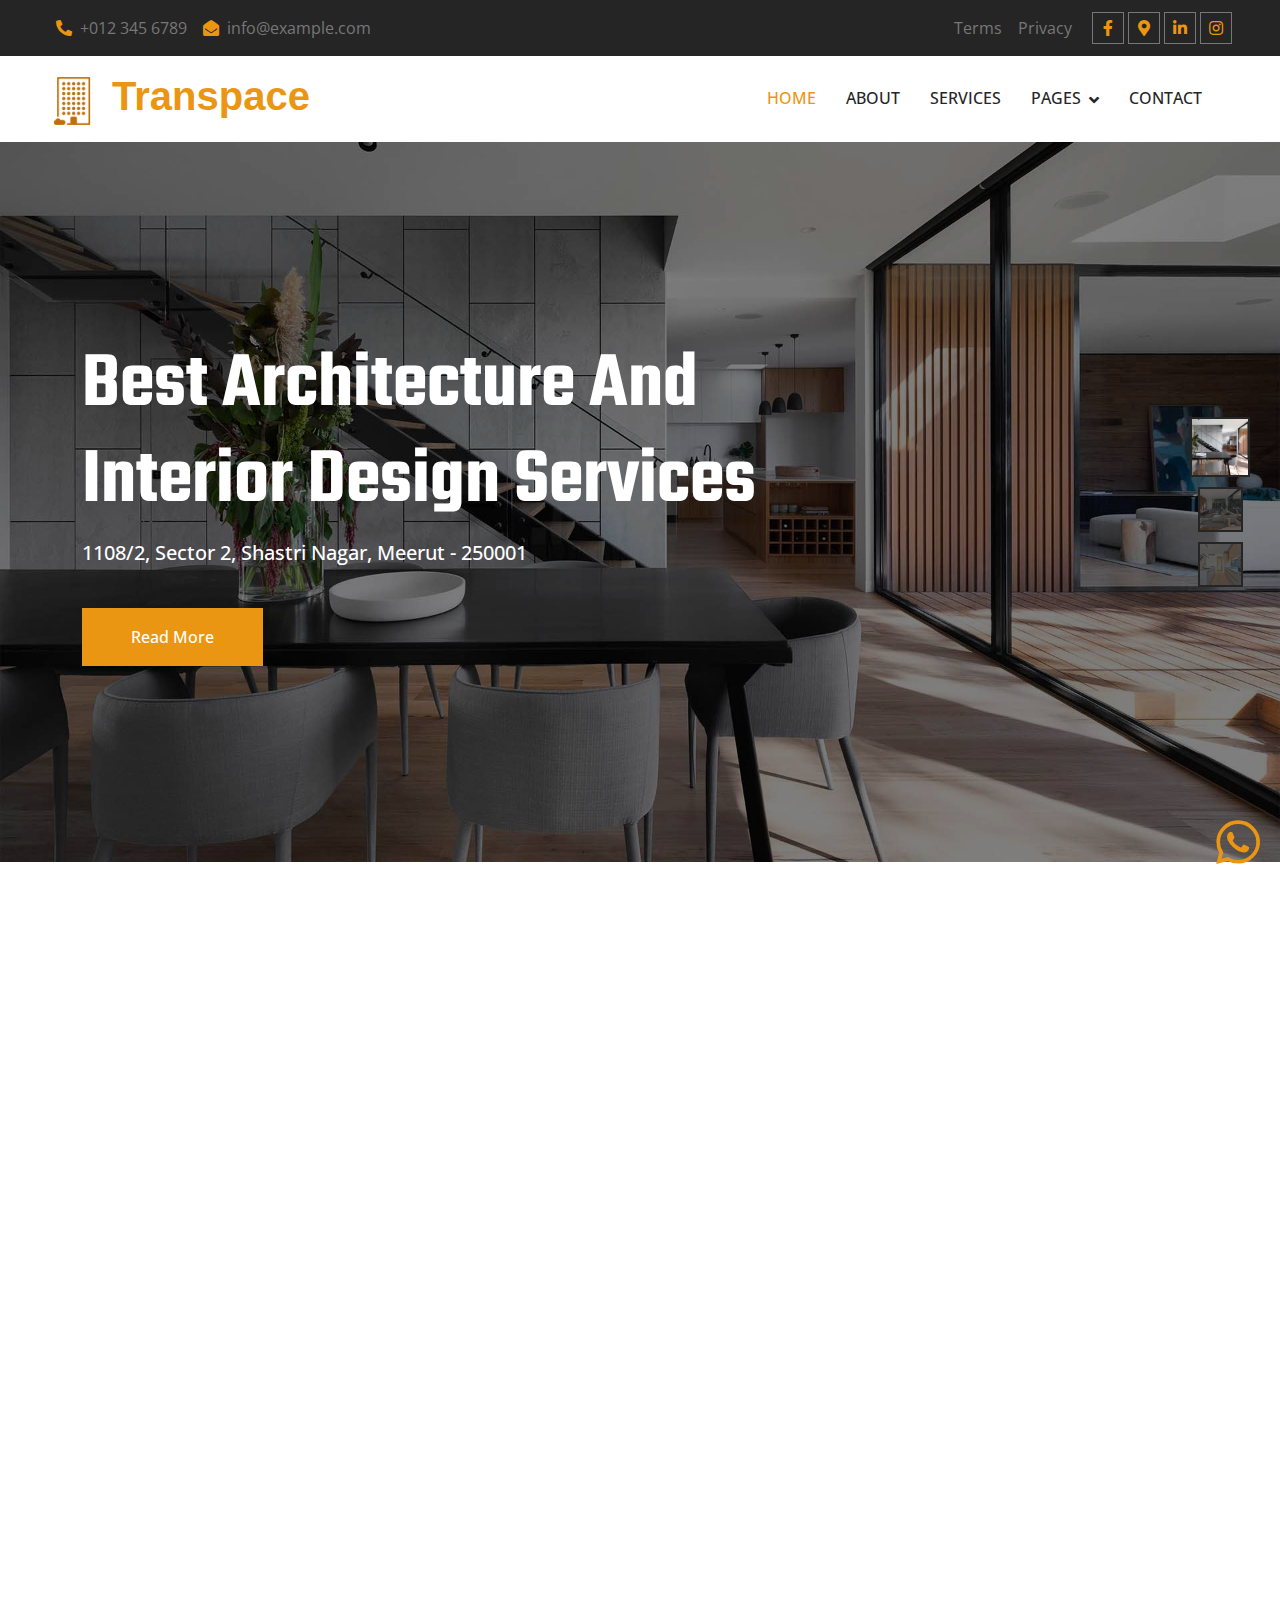
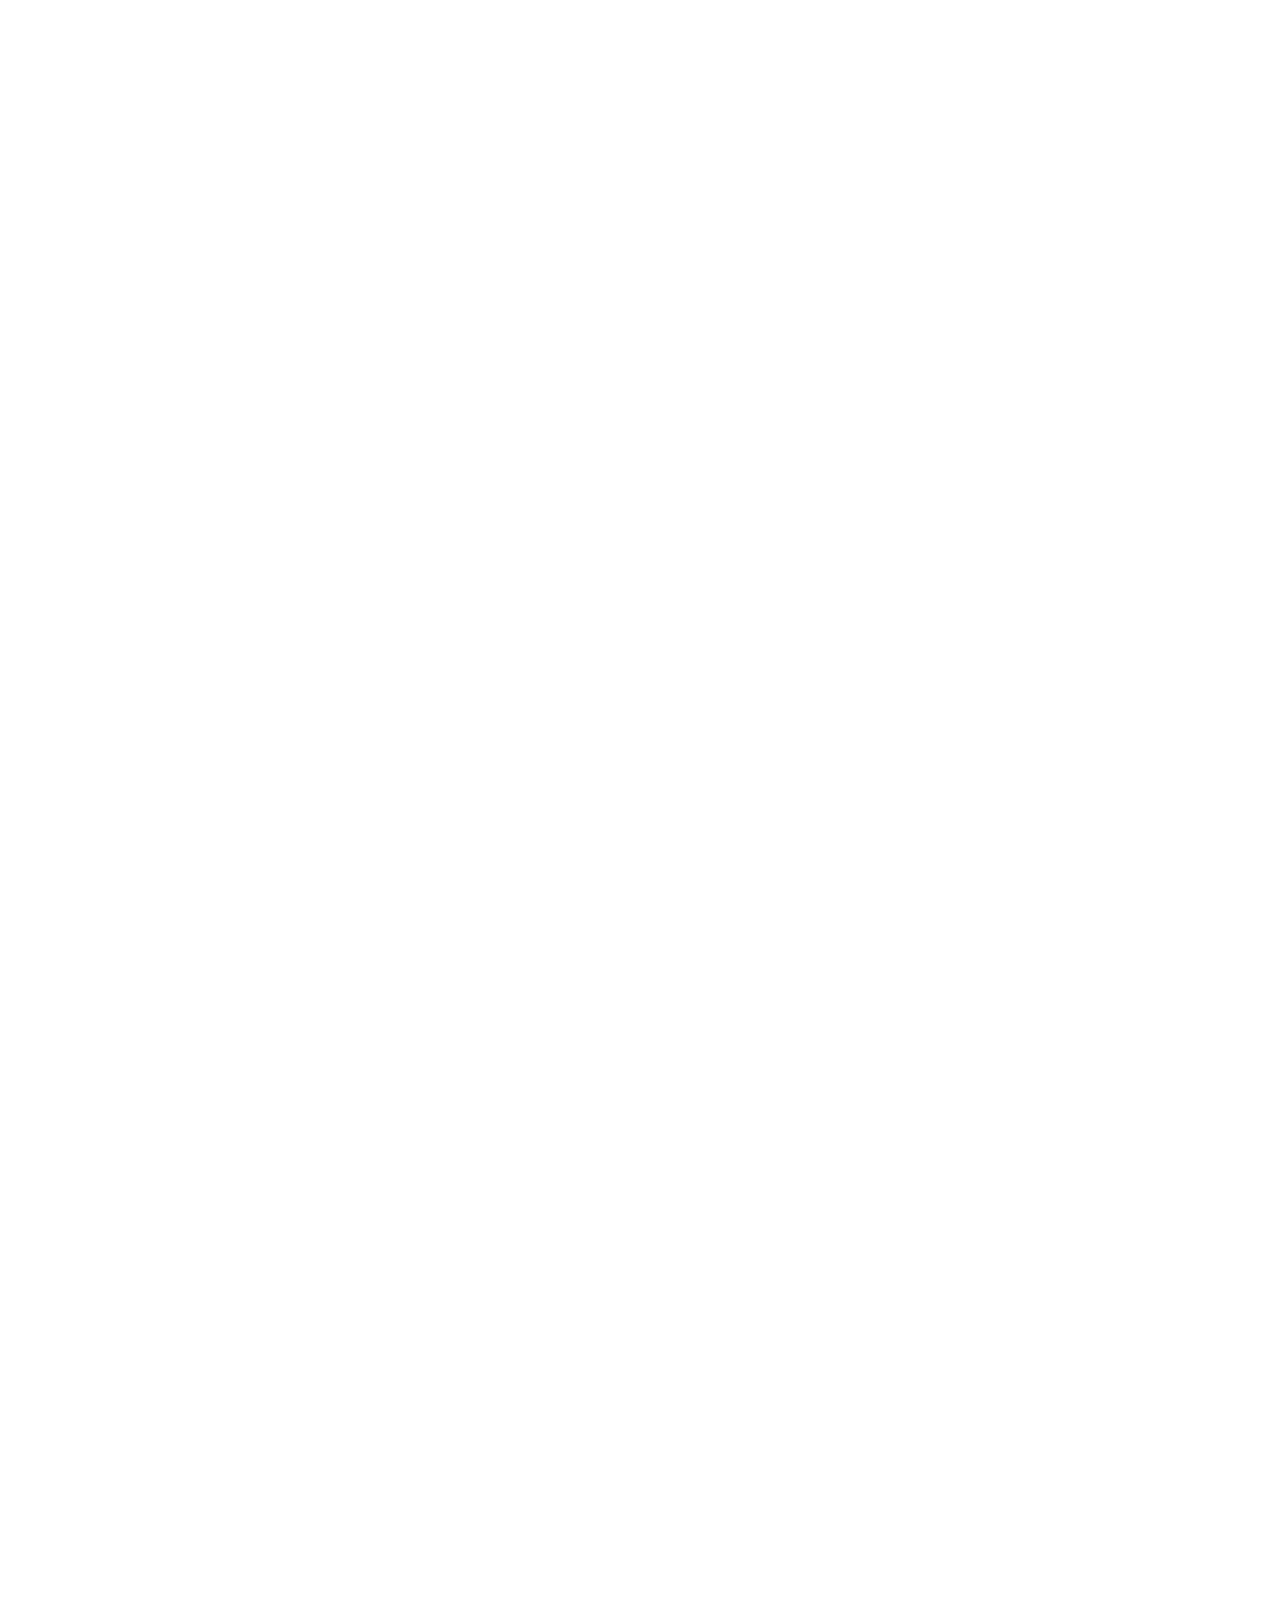
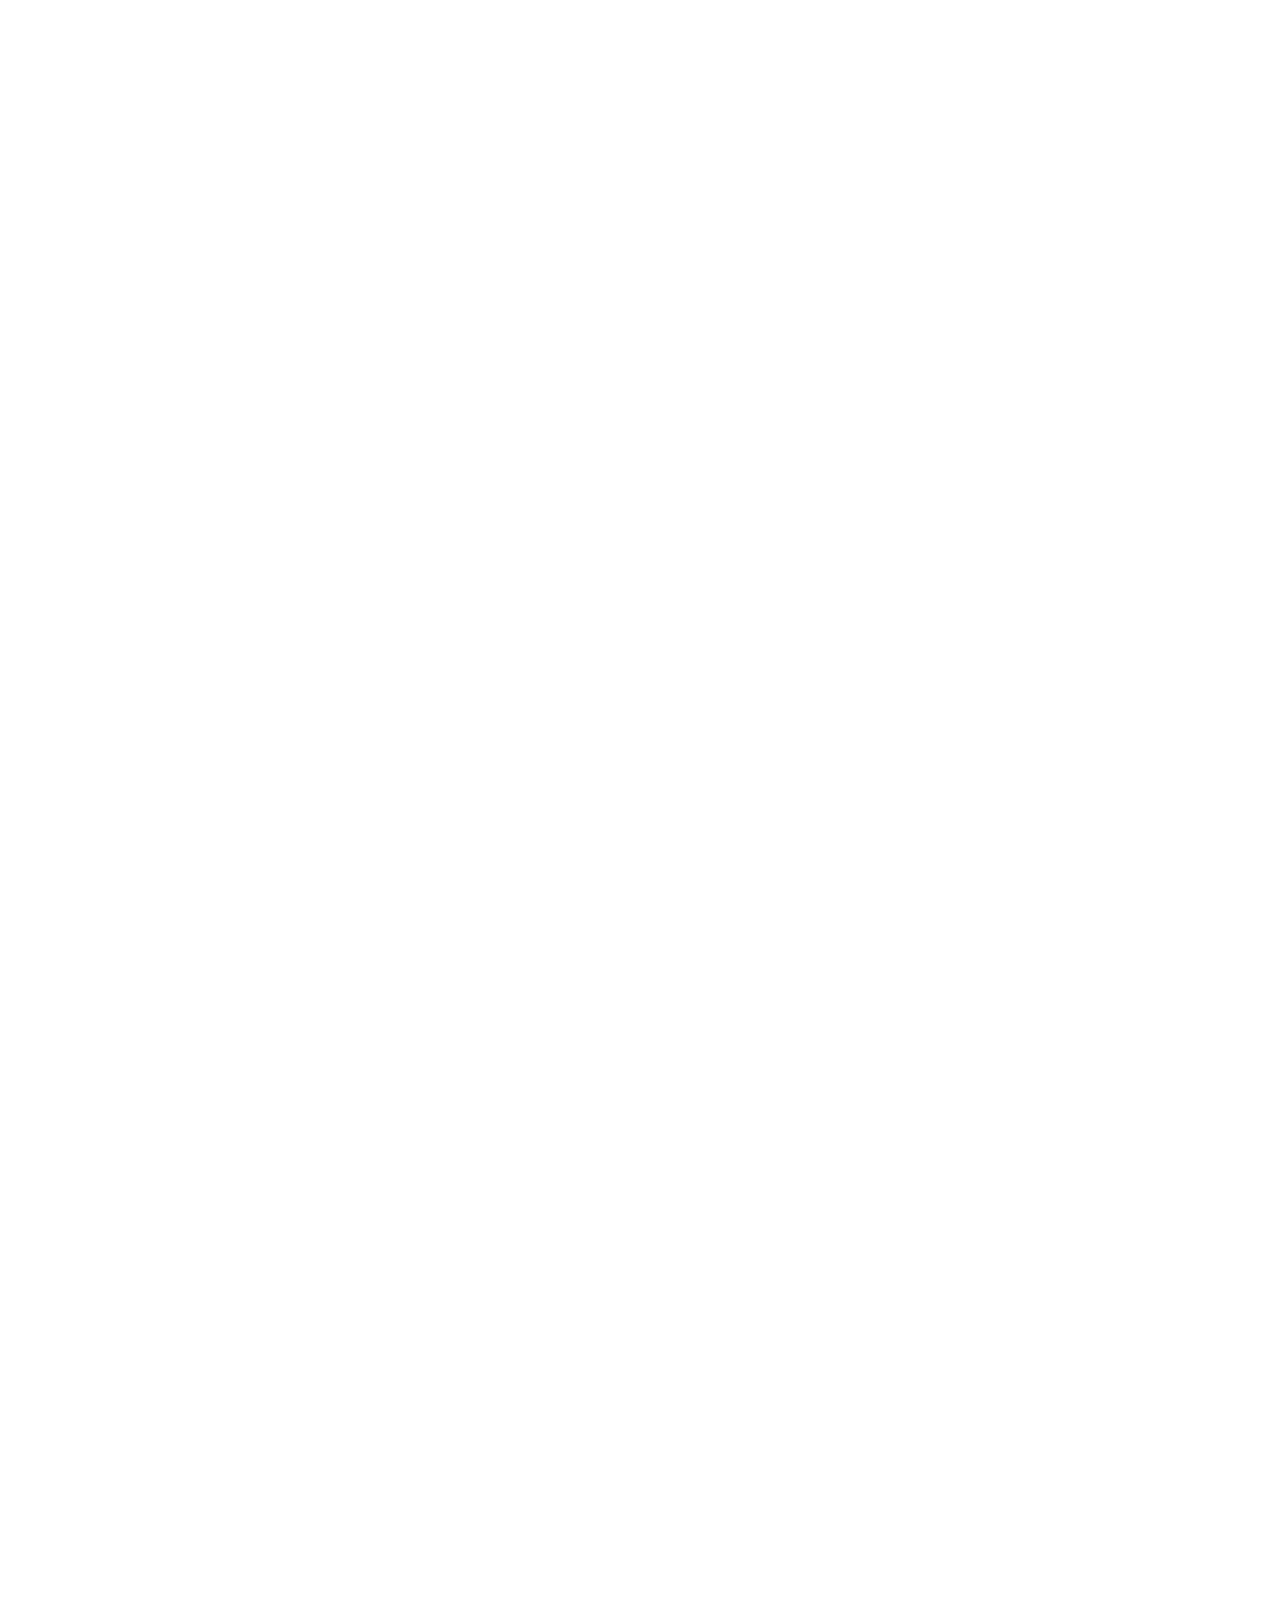
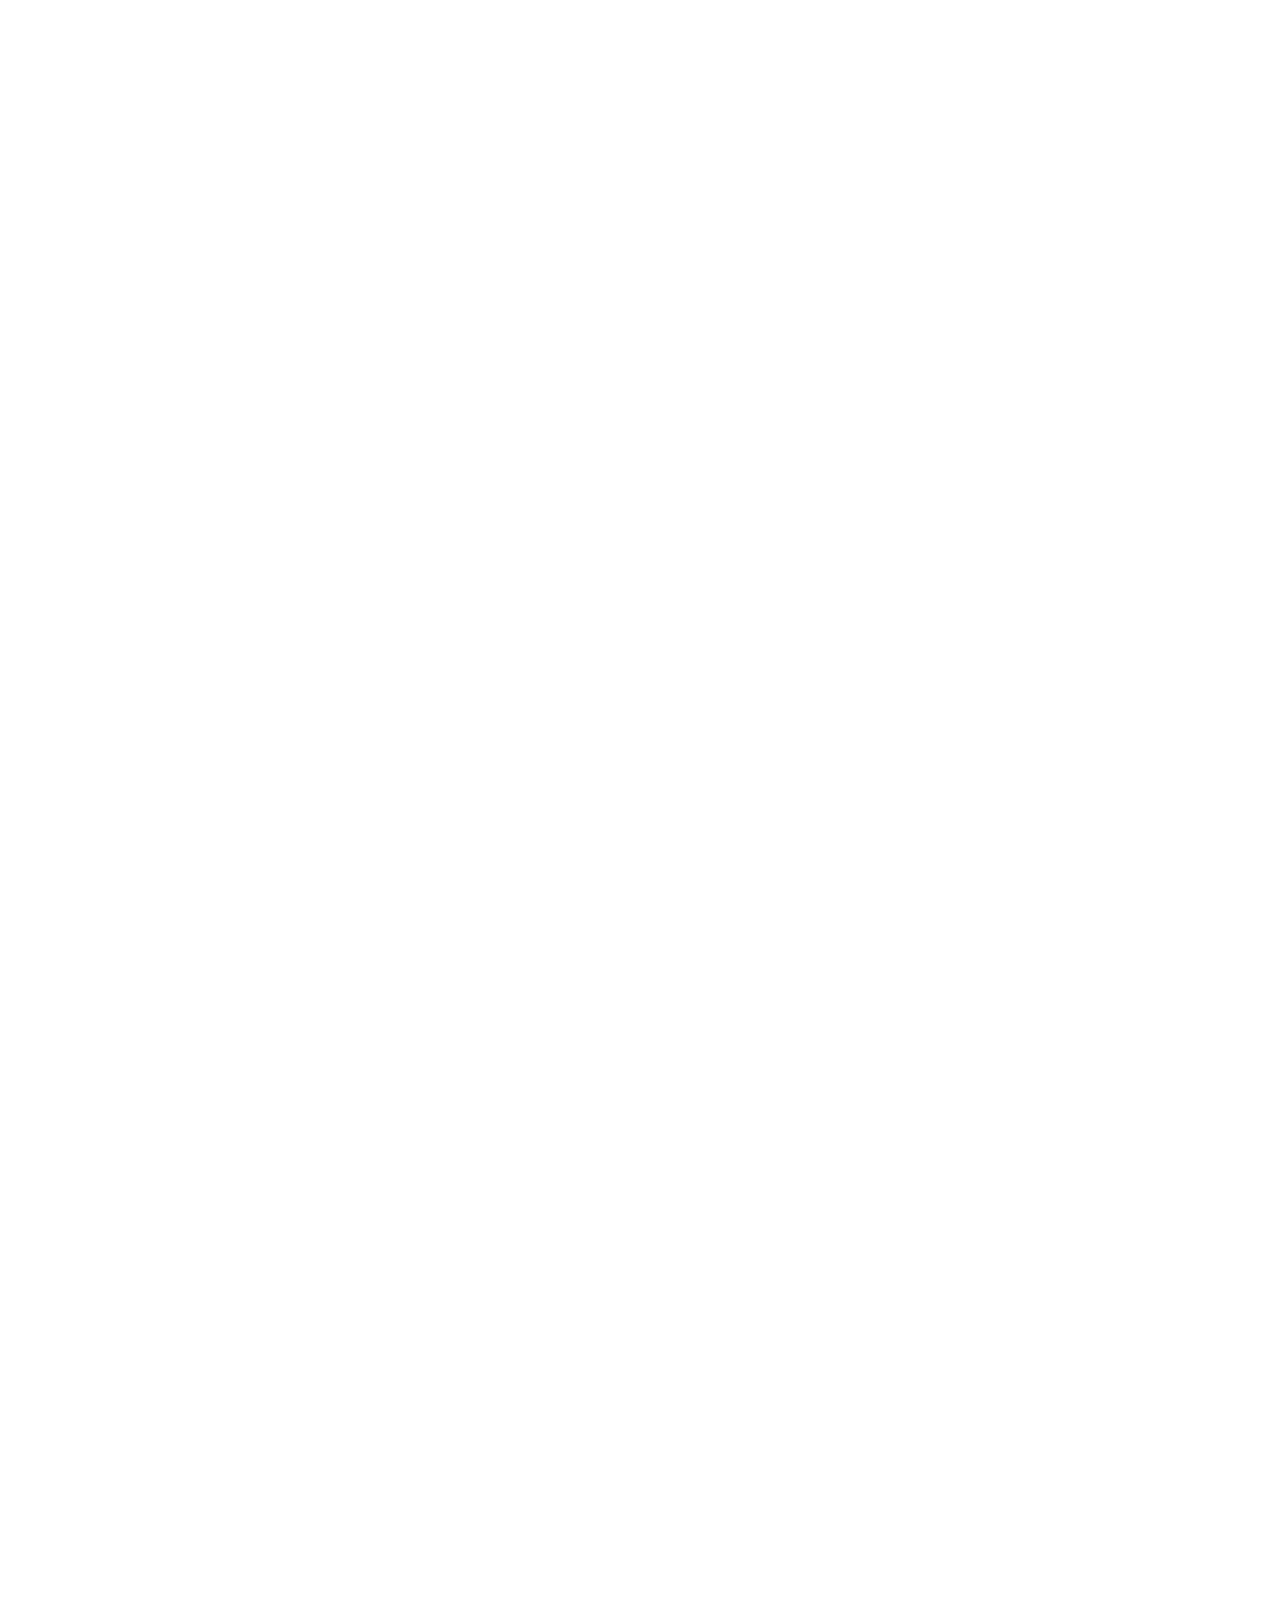
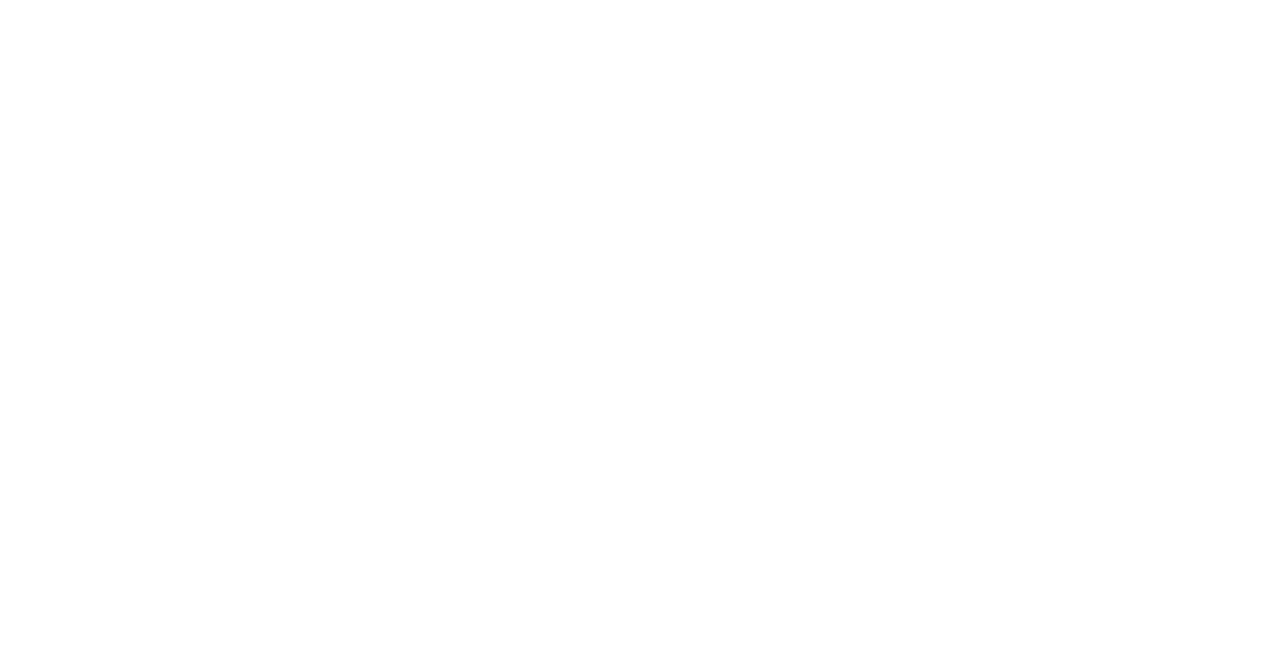
<file: index.html>
<!DOCTYPE html>
<html lang="en">

<head>
    <meta charset="utf-8">
    <link rel="shortcut icon" type="image/png" href="./img/icons/favicon-16x16.png">
    <title>Transpace Working Studio</title>
    <meta content="width=device-width, initial-scale=1.0" name="viewport">
    <meta content="" name="keywords">
    <meta content="" name="description">

    <!-- Favicon -->
    <link href="img/favicon.ico" rel="icon">

    <!-- Google Web Fonts -->
    <link rel="preconnect" href="https://fonts.googleapis.com">
    <link rel="preconnect" href="https://fonts.gstatic.com" crossorigin>
    <link href="https://fonts.googleapis.com/css2?family=Open+Sans:wght@400;500;600&family=Teko:wght@400;500;600&display=swap" rel="stylesheet">


    <!-- Icon Font Stylesheet -->
    <link href="https://cdnjs.cloudflare.com/ajax/libs/font-awesome/5.10.0/css/all.min.css" rel="stylesheet">
    <link href="https://cdn.jsdelivr.net/npm/bootstrap-icons@1.4.1/font/bootstrap-icons.css" rel="stylesheet">

    <!-- Libraries Stylesheet -->
    <link href="lib/animate/animate.min.css" rel="stylesheet">
    <link href="lib/owlcarousel/assets/owl.carousel.min.css" rel="stylesheet">
    <link href="lib/tempusdominus/css/tempusdominus-bootstrap-4.min.css" rel="stylesheet" />

    <!-- Customized Bootstrap Stylesheet -->
    <link href="css/bootstrap.min.css" rel="stylesheet">

    <!-- Template Stylesheet -->
    <link href="css/style.css" rel="stylesheet">
</head>

<body>
    <!-- Spinner Start -->
    <div id="spinner" class="show bg-white position-fixed translate-middle w-100 vh-100 top-50 start-50 d-flex align-items-center justify-content-center">
        <div class="spinner-border position-relative text-primary" style="width: 6rem; height: 6rem;" role="status"></div>
        <img class="position-absolute top-50 start-50 translate-middle" src="img/icons/building-48.png" alt="Icon">
    </div>
    <!-- Spinner End -->
     
     
    <!-- Topbar Start -->
    <div class="container-fluid bg-dark p-0 wow fadeIn" data-wow-delay="0.1s" id="top">
        <div class="row gx-0 d-none d-lg-flex">
            <div class="col-lg-7 px-5 text-start">
                <div class="h-100 d-inline-flex align-items-center py-3 me-3">
                    <a class="text-body px-2" href="tel:+0123456789"><i class="fa fa-phone-alt text-primary me-2"></i>+012 345 6789</a>
                    <a class="text-body px-2" href="mailto:info@example.com"><i class="fa fa-envelope-open text-primary me-2"></i>info@example.com</a>
                </div>
            </div>
            <div class="col-lg-5 px-5 text-end">
                <div class="h-100 d-inline-flex align-items-center py-3 me-2">
                    <a class="text-body px-2" href="terms&c">Terms</a>
                    <a class="text-body px-2" href="terms&c">Privacy</a>
                </div>
                <div class="h-100 d-inline-flex align-items-center">
                    <a class="btn btn-sm-square btn-outline-body me-1" href=""><i class="fab fa-facebook-f"></i></a>
                    <a class="btn btn-sm-square btn-outline-body me-1" href="https://www.google.com/maps/place/Transpace+Architects/@28.9602169,77.725185,17z/data=!3m1!4b1!4m6!3m5!1s0x390c64a545555561:0x8272d3ffdae11dad!8m2!3d28.9602122!4d77.7277599!16s%2Fg%2F11gd396k8n?entry=ttu" target="_blank"><i class="fas fa-map-marker-alt location-icon"></i></a>
                    <a class="btn btn-sm-square btn-outline-body me-1" href=""><i class="fab fa-linkedin-in"></i></a>
                    <a class="btn btn-sm-square btn-outline-body me-0" href=""><i class="fab fa-instagram"></i></a>
                </div>
            </div>
        </div>
    </div>
    <!-- Topbar End -->



    <!-- Navbar Start -->
    <nav class="navbar navbar-expand-lg bg-white navbar-light sticky-top py-lg-0 px-lg-5 wow fadeIn" data-wow-delay="0.1s">
        <a href="index.html" class="navbar-brand ms-4 ms-lg-0">
            <h1 class="text-primary m-0"><img class="me-3" src="img/icons/building-48.png" alt="Icon"><span style="font-family: Rubik,Arial, sans-serif;">Transpace</span></h1>
            <!-- <h6 style="color: hwb(29 5% 22%);">Working Studio</h6> -->
        </a>
        <button type="button" class="navbar-toggler me-4" data-bs-toggle="collapse" data-bs-target="#navbarCollapse">
            <span class="navbar-toggler-icon"></span>
        </button>
        <div class="collapse navbar-collapse" id="navbarCollapse">
            <div class="navbar-nav ms-auto p-4 p-lg-0">
                <a href="index.html" class="nav-item nav-link active">Home</a>
                <a href="about" class="nav-item nav-link">About</a>
                <a href="service" class="nav-item nav-link">Services</a>
                <div class="nav-item dropdown">
                    <a href="#" class="nav-link dropdown-toggle" data-bs-toggle="dropdown">Pages</a>
                    <div class="dropdown-menu border-0 m-0">
                        <a href="feature" class="dropdown-item">Our Features</a>
                        <a href="project" class="dropdown-item">Our Projects</a>
                        <a href="team" class="dropdown-item">Team Members</a>
                        <a href="appointment" class="dropdown-item">Appointment</a>
                        <a href="testimonial" class="dropdown-item">Testimonial</a>
                        <a href="interior" class="dropdown-item">Interior</a>
                        <a href="404" class="dropdown-item">404</a>
                    </div>
                </div>
                <a href="contact" class="nav-item nav-link">Contact</a>
            
    </nav>
    <!-- Navbar End -->


    <!-- Carousel Start -->
    <div class="container-fluid p-0 pb-5 wow fadeIn" data-wow-delay="0.1s">
        <div class="owl-carousel header-carousel position-relative">
            <div class="owl-carousel-item position-relative" data-dot="<img src='img/carousel-1.jpg'>">
                <img class="img-fluid" src="img/carousel-1.jpg" alt="">
                <div class="owl-carousel-inner">
                    <div class="container">
                        <div class="row justify-content-start">
                            <div class="col-10 col-lg-8">
                                <h1 class="display-1 text-white animated slideInDown">Best Architecture And Interior Design Services</h1>
                                <p class="fs-5 fw-medium text-white mb-4 pb-3">1108/2, Sector 2, Shastri Nagar, Meerut - 250001</p>
                                <a href="interior" class="btn btn-primary py-3 px-5 animated slideInLeft">Read More</a>
                            </div>
                        </div>
                    </div>
                </div>
            </div>
            <div class="owl-carousel-item position-relative" data-dot="<img src='img/carousel-2.jpg'>">
                <img class="img-fluid" src="img/carousel-2.jpg" alt="">
                <div class="owl-carousel-inner">
                    <div class="container">
                        <div class="row justify-content-start">
                            <div class="col-10 col-lg-8">
                                <h1 class="display-1 text-white animated slideInDown">Best Architecture And Interior Design Services</h1>
                                <p class="fs-5 fw-medium text-white mb-4 pb-3">1108/2, Sector 2, Shastri Nagar, Meerut - 250001</p>
                                <a href="interior" class="btn btn-primary py-3 px-5 animated slideInLeft">Read More</a>
                            </div>
                        </div>
                    </div>
                </div>
            </div>
            <div class="owl-carousel-item position-relative" data-dot="<img src='img/carousel-3.jpg'>">
                <img class="img-fluid" src="img/carousel-3.jpg" alt="">
                <div class="owl-carousel-inner">
                    <div class="container">
                        <div class="row justify-content-start">
                            <div class="col-10 col-lg-8">
                                <h1 class="display-1 text-white animated slideInDown">Best Architecture And Interior Design Services</h1>
                                <p class="fs-5 fw-medium text-white mb-4 pb-3">1108/2, Sector 2, Shastri Nagar, Meerut - 250001</p>
                                <a href="interior" class="btn btn-primary py-3 px-5 animated slideInLeft">Read More</a>
                            </div>
                        </div>
                    </div>
                </div>
            </div>
        </div>
    </div>
    <!-- Carousel End -->


    <!-- Facts Start -->
    <div class="container-xxl py-5">
        <div class="container pt-5">
            <div class="row g-4">
                <div class="col-lg-4 col-md-6 wow fadeInUp" data-wow-delay="0.1s">
                    <div class="fact-item text-center bg-light h-100 p-5 pt-0">
                        <div class="fact-icon">
                            <img src="img/icons/icon-2.png" alt="Icon">
                        </div>
                        <h3 class="mb-3">Design Approach</h3>
                        <p class="mb-0">Custom Architectural Designs for Unique Spaces.
                            Expertly crafted to reflect your vision and style.</p>
                    </div>
                </div>
                <div class="col-lg-4 col-md-6 wow fadeInUp" data-wow-delay="0.3s">
                    <div class="fact-item text-center bg-light h-100 p-5 pt-0">
                        <div class="fact-icon">
                            <img src="img/icons/icon-3.png" alt="Icon">
                        </div>
                        <h3 class="mb-3">Innovative Solutions</h3>
                        <p class="mb-0">Cutting-Edge Architectural Solutions for Modern Challenges.
                            Delivering innovative designs that set your project apart.</p>
                    </div>
                </div>
                <div class="col-lg-4 col-md-6 wow fadeInUp" data-wow-delay="0.5s">
                    <div class="fact-item text-center bg-light h-100 p-5 pt-0">
                        <div class="fact-icon">
                            <img src="img/icons/icon-4.png" alt="Icon">
                        </div>
                        <h3 class="mb-3">Project Management</h3>
                        <p class="mb-0">Efficient Project Management for Architectural Excellence.
                            Ensuring seamless execution from concept to completion. </p>
                    </div>
                </div>
            </div>
        </div>
    </div>
    <!-- Facts End -->


    <!-- About Start -->
    <div class="container-xxl py-5">
        <div class="container">
            <div class="row g-5">
                <div class="col-lg-6 wow fadeIn" data-wow-delay="0.1s">
                    <div class="about-img">
                        <img class="img-fluid" src="img/about-1.jpg" alt="">
                        <img class="img-fluid" src="img/about-2.jpg" alt="">
                    </div>
                </div>
                <div class="col-lg-6 wow fadeIn" data-wow-delay="0.5s">
                    <h4 class="section-title">About Us</h4>
                    <h1 class="display-5 mb-4">A Creative Architecture Agency For Your Dream Home</h1>
                    <p>We are a dedicated team of experienced architects and visionary designers committed to crafting exceptional spaces that inspire and endure. Our passion for innovative architectural design, combined with sustainable building practices, allows us to bring your unique vision to life.</p>
                    <p class="mb-4">We pride ourselves on delivering personalized, high-quality solutions that reflect your style and exceed your expectations.</p>
                    <div class="d-flex align-items-center mb-5">
                        <div class="d-flex flex-shrink-0 align-items-center justify-content-center border border-5 border-primary" style="width: 120px; height: 120px;">
                            <h1 class="display-1 mb-n2" data-toggle="counter-up">25</h1>
                        </div>
                        <div class="ps-4">
                            <h3>Years</h3>
                            <h3>Working</h3>
                            <h3 class="mb-0">Experience</h3>
                        </div>
                    </div>
                    <a class="btn btn-primary py-3 px-5" href="">Read More</a>
                </div>
            </div>
        </div>
    </div>
    <!-- About End -->


    <!-- Service Start -->
    <div class="container-xxl py-5">
        <div class="container">
            <div class="text-center mx-auto mb-5 wow fadeInUp" data-wow-delay="0.1s" style="max-width: 600px;">
                <h4 class="section-title">Our Services</h4>
                <h1 class="display-5 mb-4">We Focused On Modern Architecture And Interior Design</h1>
            </div>
            <div class="row g-4">
                <div class="col-lg-4 col-md-6 wow fadeInUp" data-wow-delay="0.1s">
                    <div class="service-item d-flex position-relative text-center h-100">
                        <img class="bg-img" src="img/service-1.jpg" alt="">
                        <div class="service-text p-5">
                            <img class="mb-4" src="img/icons/icon-5.png" alt="Icon">
                            <h3 class="mb-3">Architecture</h3>
                            <p class="mb-4">Innovative architectural designs that blend style, function, and sustainability.</p>
                            <a class="btn" href=""><i class="fa fa-plus text-primary me-3"></i>Read More</a>
                        </div>
                    </div>
                </div>
                <div class="col-lg-4 col-md-6 wow fadeInUp" data-wow-delay="0.3s">
                    <div class="service-item d-flex position-relative text-center h-100">
                        <img class="bg-img" src="img/service-2.jpg" alt="">
                        <div class="service-text p-5">
                            <img class="mb-4" src="img/icons/icon-6.png" alt="Icon">
                            <h3 class="mb-3">3D Animation</h3>
                            <p class="mb-4">Immersive 3D architectural animations that bring your vision to life before construction begins.</p>
                            <a class="btn" href=""><i class="fa fa-plus text-primary me-3"></i>Read More</a>
                        </div>
                    </div>
                </div>
                <div class="col-lg-4 col-md-6 wow fadeInUp" data-wow-delay="0.5s">
                    <div class="service-item d-flex position-relative text-center h-100">
                        <img class="bg-img" src="img/service-3.jpg" alt="">
                        <div class="service-text p-5">
                            <img class="mb-4" src="img/icons/icon-7.png" alt="Icon">
                            <h3 class="mb-3">House Planning</h3>
                            <p class="mb-4">Expert house planning services tailored to maximize space, comfort, and aesthetic appeal.</p>
                            <a class="btn" href=""><i class="fa fa-plus text-primary me-3"></i>Read More</a>
                        </div>
                    </div>
                </div>
                <div class="col-lg-4 col-md-6 wow fadeInUp" data-wow-delay="0.1s">
                    <div class="service-item d-flex position-relative text-center h-100">
                        <img class="bg-img" src="img/service-4.jpg" alt="">
                        <div class="service-text p-5">
                            <img class="mb-4" src="img/icons/icon-8.png" alt="Icon">
                            <h3 class="mb-3">Interior Design</h3>
                            <p class="mb-4">Bespoke interior design solutions that transform spaces into stylish, functional environments.</p>
                            <a class="btn" href=""><i class="fa fa-plus text-primary me-3"></i>Read More</a>
                        </div>
                    </div>
                </div>
                <div class="col-lg-4 col-md-6 wow fadeInUp" data-wow-delay="0.3s">
                    <div class="service-item d-flex position-relative text-center h-100">
                        <img class="bg-img" src="img/service-5.jpg" alt="">
                        <div class="service-text p-5">
                            <img class="mb-4" src="img/icons/icon-9.png" alt="Icon">
                            <h3 class="mb-3">Renovation</h3>
                            <p class="mb-4">Seamless renovation services that modernize and enhance your existing spaces with precision.</p>
                            <a class="btn" href=""><i class="fa fa-plus text-primary me-3"></i>Read More</a>
                        </div>
                    </div>
                </div>
                <div class="col-lg-4 col-md-6 wow fadeInUp" data-wow-delay="0.5s">
                    <div class="service-item d-flex position-relative text-center h-100">
                        <img class="bg-img" src="img/service-6.jpg" alt="">
                        <div class="service-text p-5">
                            <img class="mb-4" src="img/icons/icon-10.png" alt="Icon">
                            <h3 class="mb-3">Construction</h3>
                            <p class="mb-4">Reliable construction services that ensure your project is built to the highest standards of quality and safety.</p>
                            <a class="btn" href=""><i class="fa fa-plus text-primary me-3"></i>Read More</a>
                        </div>
                    </div>
                </div>
            </div>
        </div>
    </div>
    <!-- Service End -->


    <!-- Feature Start -->
    <div class="container-xxl py-5">
        <div class="container">
            <div class="row g-5">
                <div class="col-lg-6 wow fadeInUp" data-wow-delay="0.1s">
                    <h4 class="section-title">Why Choose Us!</h4>
                    <h1 class="display-5 mb-4">Why You Should Trust Us? Learn More About Us!</h1>
                    <p class="mb-4">We are your trusted partner for innovative, sustainable architecture. Our team transforms your vision into reality with precision and excellence. With us, you can expect designs that stand the test of time.</p>
                    <div class="row g-4">
                        <div class="col-12">
                            <div class="d-flex align-items-start">
                                <img class="flex-shrink-0" src="img/icons/icon-2.png" alt="Icon">
                                <div class="ms-4">
                                    <h3>Design Approach</h3>
                                    <p class="mb-0">Custom Architectural Designs for Unique Spaces.
                                        Expertly crafted to reflect your vision and style.</p>
                                </div>
                            </div>
                        </div>
                        <div class="col-12">
                            <div class="d-flex align-items-start">
                                <img class="flex-shrink-0" src="img/icons/icon-3.png" alt="Icon">
                                <div class="ms-4">
                                    <h3>Innovative Solutions</h3>
                                    <p class="mb-0">Cutting-Edge Architectural Solutions for Modern Challenges.
                                        Delivering innovative designs that set your project apart.</p>
                                </div>
                            </div>
                        </div>
                        <div class="col-12">
                            <div class="d-flex align-items-start">
                                <img class="flex-shrink-0" src="img/icons/icon-4.png" alt="Icon">
                                <div class="ms-4">
                                    <h3>Project Management</h3>
                                    <p class="mb-0">Efficient Project Management for Architectural Excellence.
                                        Ensuring seamless execution from concept to completion.</p>
                                </div>
                            </div>
                        </div>
                    </div>
                </div>
                <div class="col-lg-6 wow fadeInUp" data-wow-delay="0.5s">
                    <div class="feature-img">
                        <img class="img-fluid" src="img/about-2.jpg" alt="">
                        <img class="img-fluid" src="img/about-1.jpg" alt="">
                    </div>
                </div>
            </div>
        </div>
    </div>
    <!-- Feature End -->


    <!-- Project Start -->
    <div class="container-xxl project py-5">
        <div class="container">
            <div class="text-center mx-auto mb-5 wow fadeInUp" data-wow-delay="0.1s" style="max-width: 600px;">
                <h4 class="section-title">Our Projects</h4>
                <h1 class="display-5 mb-4">Visit Our Latest Projects And Our Innovative Works</h1>
            </div>
            <div class="row g-4 wow fadeInUp" data-wow-delay="0.3s">
                <div class="col-lg-4">
                    <div class="nav nav-pills d-flex justify-content-between w-100 h-100 me-4">
                        <button class="nav-link w-100 d-flex align-items-center text-start p-4 mb-4 active" data-bs-toggle="pill" data-bs-target="#tab-pane-1" type="button">
                            <h3 class="m-0">01. Modern Complex</h3>
                        </button>
                        <button class="nav-link w-100 d-flex align-items-center text-start p-4 mb-4" data-bs-toggle="pill" data-bs-target="#tab-pane-2" type="button">
                            <h3 class="m-0">02. Royal Hotel</h3>
                        </button>
                        <button class="nav-link w-100 d-flex align-items-center text-start p-4 mb-4" data-bs-toggle="pill" data-bs-target="#tab-pane-3" type="button">
                            <h3 class="m-0">03. Mexwel Buiding</h3>
                        </button>
                        <button class="nav-link w-100 d-flex align-items-center text-start p-4 mb-0" data-bs-toggle="pill" data-bs-target="#tab-pane-4" type="button">
                            <h3 class="m-0">04. Shopping Complex</h3>
                        </button>
                    </div>
                </div>
                <div class="col-lg-8">
                    <div class="tab-content w-100">
                        <div class="tab-pane fade show active" id="tab-pane-1">
                            <div class="row g-4">
                                <div class="col-md-6" style="min-height: 350px;">
                                    <div class="position-relative h-100">
                                        <img class="position-absolute img-fluid w-100 h-100" src="img/project-1.jpg"
                                            style="object-fit: cover;" alt="">
                                    </div>
                                </div>
                                <div class="col-md-6">
                                    <h1 class="mb-3">25 Years Of Experience In Architecture Industry</h1>
                                    <p class="mb-4">We deliver personalized architectural and design solutions tailored to your unique needs. </p><p> focus on quality ensures every project exceeds expectations. From concept to completion, we prioritize your satisfaction.</p>
                                    <p><i class="fa fa-check text-primary me-3"></i>Design Approach</p>
                                    <p><i class="fa fa-check text-primary me-3"></i>Innovative Solutions</p>
                                    <p><i class="fa fa-check text-primary me-3"></i>Project Management</p>
                                    <a href="" class="btn btn-primary py-3 px-5 mt-3">Read More</a>
                                </div>
                            </div>
                        </div>
                        <div class="tab-pane fade" id="tab-pane-2">
                            <div class="row g-4">
                                <div class="col-md-6" style="min-height: 350px;">
                                    <div class="position-relative h-100">
                                        <img class="position-absolute img-fluid w-100 h-100" src="img/project-2.jpg"
                                            style="object-fit: cover;" alt="">
                                    </div>
                                </div>
                                <div class="col-md-6">
                                    <h1 class="mb-3">25 Years Of Experience In Architecture Industry</h1>
                                    <p class="mb-4">We deliver personalized architectural and design solutions tailored to your unique needs. </p><p> focus on quality ensures every project exceeds expectations. From concept to completion, we prioritize your satisfaction.</p>
                                    <p><i class="fa fa-check text-primary me-3"></i>Design Approach</p>
                                    <p><i class="fa fa-check text-primary me-3"></i>Innovative Solutions</p>
                                    <p><i class="fa fa-check text-primary me-3"></i>Project Management</p>
                                    <a href="" class="btn btn-primary py-3 px-5 mt-3">Read More</a>
                                </div>
                            </div>
                        </div>
                        <div class="tab-pane fade" id="tab-pane-3">
                            <div class="row g-4">
                                <div class="col-md-6" style="min-height: 350px;">
                                    <div class="position-relative h-100">
                                        <img class="position-absolute img-fluid w-100 h-100" src="img/project-3.jpg"
                                            style="object-fit: cover;" alt="">
                                    </div>
                                </div>
                                <div class="col-md-6">
                                    <h1 class="mb-3">25 Years Of Experience In Architecture Industry</h1>
                                    <p class="mb-4">We deliver personalized architectural and design solutions tailored to your unique needs. </p><p> focus on quality ensures every project exceeds expectations. From concept to completion, we prioritize your satisfaction.</p>
                                    <p><i class="fa fa-check text-primary me-3"></i>Design Approach</p>
                                    <p><i class="fa fa-check text-primary me-3"></i>Innovative Solutions</p>
                                    <p><i class="fa fa-check text-primary me-3"></i>Project Management</p>
                                    <a href="" class="btn btn-primary py-3 px-5 mt-3">Read More</a>
                                </div>
                            </div>
                        </div>
                        <div class="tab-pane fade" id="tab-pane-4">
                            <div class="row g-4">
                                <div class="col-md-6" style="min-height: 350px;">
                                    <div class="position-relative h-100">
                                        <img class="position-absolute img-fluid w-100 h-100" src="img/project-4.jpg"
                                            style="object-fit: cover;" alt="">
                                    </div>
                                </div>
                                <div class="col-md-6">
                                    <h1 class="mb-3">25 Years Of Experience In Architecture Industry</h1>
                                    <p class="mb-4">We deliver personalized architectural and design solutions tailored to your unique needs. </p><p> focus on quality ensures every project exceeds expectations. From concept to completion, we prioritize your satisfaction.</p>
                                    <p><i class="fa fa-check text-primary me-3"></i>Design Approach</p>
                                    <p><i class="fa fa-check text-primary me-3"></i>Innovative Solutions</p>
                                    <p><i class="fa fa-check text-primary me-3"></i>Project Management</p>
                                    <a href="" class="btn btn-primary py-3 px-5 mt-3">Read More</a>
                                </div>
                            </div>
                        </div>
                    </div>
                </div>
            </div>
        </div>
    </div>
    <!-- Project End -->


    <!-- Team Start -->
    <div class="container-xxl py-5">
        <div class="container">
            <div class="text-center mx-auto mb-5 wow fadeInUp" data-wow-delay="0.1s" style="max-width: 600px;">
                <h4 class="section-title">Team Members</h4>
                <h1 class="display-5 mb-4">We Are Creative Architecture Team For Your Dream Home</h1>
            </div>
            <div class="row g-0 team-items">
                <div class="col-lg-3 col-md-6 wow fadeInUp" data-wow-delay="0.1s">
                    <div class="team-item position-relative">
                        <div class="position-relative">
                            <img class="img-fluid" src="img/team-1.jpg" alt="">
                            <div class="team-social text-center">
                                <a class="btn btn-square" href=""><i class="fab fa-facebook-f"></i></a>
                                <a class="btn btn-square" href=""><i class="fab fa-twitter"></i></a>
                                <a class="btn btn-square" href=""><i class="fab fa-instagram"></i></a>
                            </div>
                        </div>
                        <div class="bg-light text-center p-4">
                            <h3 class="mt-2">Architect Name</h3>
                            <span class="text-primary">Designation</span>
                        </div>
                    </div>
                </div>
                <div class="col-lg-3 col-md-6 wow fadeInUp" data-wow-delay="0.3s">
                    <div class="team-item position-relative">
                        <div class="position-relative">
                            <img class="img-fluid" src="img/team-2.jpg" alt="">
                            <div class="team-social text-center">
                                <a class="btn btn-square" href=""><i class="fab fa-facebook-f"></i></a>
                                <a class="btn btn-square" href=""><i class="fab fa-twitter"></i></a>
                                <a class="btn btn-square" href=""><i class="fab fa-instagram"></i></a>
                            </div>
                        </div>
                        <div class="bg-light text-center p-4">
                            <h3 class="mt-2">Architect Name</h3>
                            <span class="text-primary">Designation</span>
                        </div>
                    </div>
                </div>
                <div class="col-lg-3 col-md-6 wow fadeInUp" data-wow-delay="0.5s">
                    <div class="team-item position-relative">
                        <div class="position-relative">
                            <img class="img-fluid" src="img/team-3.jpg" alt="">
                            <div class="team-social text-center">
                                <a class="btn btn-square" href=""><i class="fab fa-facebook-f"></i></a>
                                <a class="btn btn-square" href=""><i class="fab fa-twitter"></i></a>
                                <a class="btn btn-square" href=""><i class="fab fa-instagram"></i></a>
                            </div>
                        </div>
                        <div class="bg-light text-center p-4">
                            <h3 class="mt-2">Architect Name</h3>
                            <span class="text-primary">Designation</span>
                        </div>
                    </div>
                </div>
                <div class="col-lg-3 col-md-6 wow fadeInUp" data-wow-delay="0.7s">
                    <div class="team-item position-relative">
                        <div class="position-relative">
                            <img class="img-fluid" src="img/team-4.jpg" alt="">
                            <div class="team-social text-center">
                                <a class="btn btn-square" href=""><i class="fab fa-facebook-f"></i></a>
                                <a class="btn btn-square" href=""><i class="fab fa-twitter"></i></a>
                                <a class="btn btn-square" href=""><i class="fab fa-instagram"></i></a>
                            </div>
                        </div>
                        <div class="bg-light text-center p-4">
                            <h3 class="mt-2">Architect Name</h3>
                            <span class="text-primary">Designation</span>
                        </div>
                    </div>
                </div>
            </div>
        </div>
    </div>
    <!-- Team End -->


    <!-- Appointment Start -->
    <div class="container-xxl py-5">
        <div class="container">
            <div class="row g-5">
                <div class="col-lg-6 wow fadeInUp" data-wow-delay="0.1s">
                    <h4 class="section-title">Appointment</h4>
                    <h1 class="display-5 mb-4">Make An Appointment To Start Your Dream Project</h1>
                    <p class="mb-4">Ready to turn your vision into reality ? Book your consultation with us and take the first step towards transforming your space into a masterpiece.</p>
                    <div class="row g-4">
                        <div class="col-12">
                            <div class="d-flex">
                                <div class="d-flex flex-shrink-0 align-items-center justify-content-center bg-light" style="width: 65px; height: 65px;">
                                    <i class="fa fa-2x fa-phone-alt text-primary"></i>
                                </div>
                                <div class="ms-4">
                                    <p class="mb-2">Call Us Now</p>
                                    <h3 class="mb-0">+012 345 6789</h3>
                                </div>
                            </div>
                        </div>
                        <div class="col-12">
                            <div class="d-flex">
                                <div class="d-flex flex-shrink-0 align-items-center justify-content-center bg-light" style="width: 65px; height: 65px;">
                                    <i class="fa fa-2x fa-envelope-open text-primary"></i>
                                </div>
                                <div class="ms-4">
                                    <p class="mb-2">Mail Us Now</p>
                                    <h3 class="mb-0">info@example.com</h3>
                                </div>
                            </div>
                        </div>

                        <div class="col-12">
                            <div class="d-flex">
                                <div class="d-flex flex-shrink-0 align-items-center justify-content-center bg-light" style="width: 65px; height: 65px;">
                                    <i class="fa fa-2x fa-envelope-open text-primary"></i>
                                </div>
                                <div class="ms-4">
                                    <p class="mb-2">Mail Us Now</p>
                                    <h3 class="mb-0">info@example.com</h3>
                                </div>
                            </div>
                        </div>
                    </div>
                </div>
                <div class="col-lg-6 wow fadeInUp" data-wow-delay="0.5s">
                    <div class="feature-img">
                        <img class="img-fluid" src="img/about-2.jpg" alt="">
                        <img class="img-fluid" src="img/about-1.jpg" alt="">
                    </div>
                </div>
            </div>
        </div>
    </div>
    <!-- Appointment End -->


    <!-- Testimonial Start -->
    <div class="container-xxl py-5">
        <div class="container">
            <div class="text-center mx-auto mb-5 wow fadeInUp" data-wow-delay="0.1s" style="max-width: 600px;">
                <h4 class="section-title">Testimonial</h4>
                <h1 class="display-5 mb-4">Thousands Of Customers Who Trust Us And Our Services</h1>
            </div>
            <div class="owl-carousel testimonial-carousel wow fadeInUp" data-wow-delay="0.1s">
                <div class="testimonial-item text-center" data-dot="<img class='img-fluid' src='img/testimonial-1.jpg' alt=''>">
                    <p class="fs-5">Working with Transpace was a seamless experience. Their attention to detail and creative vision transformed our space beyond what we imagined. We couldn’t be happier with the results!</p>
                    <h3>Client Name</h3>
                    <span class="text-primary">Profession</span>
                </div>
                <div class="testimonial-item text-center" data-dot="<img class='img-fluid' src='img/testimonial-2.jpg' alt=''>">
                    <p class="fs-5">The team at Transpace truly listened to our needs and delivered a design that perfectly reflects our style. Their professionalism and expertise made the entire process enjoyable and stress-free.</p>
                    <h3>Client Name</h3>
                    <span class="text-primary">Profession</span>
                </div>
                <div class="testimonial-item text-center" data-dot="<img class='img-fluid' src='img/testimonial-3.jpg' alt=''>">
                    <p class="fs-5">We were impressed by the level of communication and transparency throughout our project. Transpace brought our vision to life with precision and creativity, making our home a true work of art.</p>
                    <h3>Client Name</h3>
                    <span class="text-primary">Profession</span>
                </div>
                <div class="testimonial-item text-center" data-dot="<img class='img-fluid' src='img/testimonial-3.jpg' alt=''>">
                    <p class="fs-5">Choosing Transpace was the best decision we made for our renovation. Their experienced team provided invaluable guidance and delivered a space that is both functional and beautiful.</p>
                    <h3>Client Name</h3>
                    <span class="text-primary">Profession</span>
                </div>
            </div>      
        </div>
    </div>
    <!-- Testimonial End -->


    <!-- Footer Start -->
    <div class="container-fluid bg-dark text-body footer mt-5 pt-5 px-0 wow fadeIn" data-wow-delay="0.1s">
        <div class="container py-5">
            <div class="row g-5">
                <div class="col-lg-3 col-md-6">
                    <h3 class="text-light mb-4">Address</h3>
                    <p class="mb-2"><i class="fa fa-map-marker-alt text-primary me-3"></i>1108/2, Sector 2, Shastri Nagar, Meerut - 250001</p>
                    <p class="mb-2"><i class="fa fa-phone-alt text-primary me-3"></i>+012 345 67890</p>
                    <p class="mb-2"><i class="fa fa-envelope text-primary me-3"></i>info@example.com</p>
                    <div class="d-flex pt-2">
                        <a class="btn btn-square btn-outline-body me-1" href=""><i class="fab fa-twitter"></i></a>
                        <a class="btn btn-square btn-outline-body me-1" href=""><i class="fab fa-facebook-f"></i></a>
                        <a class="btn btn-square btn-outline-body me-1" href=""><i class="fab fa-youtube"></i></a>
                        <a class="btn btn-square btn-outline-body me-0" href=""><i class="fab fa-linkedin-in"></i></a>
                    </div>
                </div>
                <div class="col-lg-3 col-md-6">
                    <h3 class="text-light mb-4">Services</h3>
                    <a class="btn btn-link" href="">Architecture</a>
                    <a class="btn btn-link" href="">3D Animation</a>
                    <a class="btn btn-link" href="">House Planning</a>
                    <a class="btn btn-link" href="">Interior Design</a>
                    <a class="btn btn-link" href="">Construction</a>
                </div>
                <div class="col-lg-3 col-md-6">
                    <h3 class="text-light mb-4">Quick Links</h3>
                    <a class="btn btn-link" href="">About Us</a>
                    <a class="btn btn-link" href="">Contact Us</a>
                    <a class="btn btn-link" href="">Our Services</a>
                    <a class="btn btn-link" href="">Terms & Condition</a>
                    <a class="btn btn-link" href="">Support</a>
                </div>
                <div class="col-lg-3 col-md-6">
                    <h3 class="text-light mb-4">Transpace</h3>
                    <div class="position-relative mx-auto" style="max-width: 400px;">
                        <img src="img/tws.png" alt="" width="150px" style="display: flex;">
                    </div>
                </div>
            </div>
        </div>
        <div class="container-fluid copyright">
            <div class="container">
                <div class="row">
                    <div class="col-md-6 text-center text-md-start mb-3 mb-md-0">
                        &copy; <span id="currentYear"></span> <a href="#">Transpace Working Studio</a> All Right Reserved.
                    </div>
                    <div class="col-md-6 text-center text-md-end">
                        Developed By <a href="https://github.com/7-rahul-rai" target="_blank">Rahul Rai</a>
                    </div>
                </div>
            </div>
        </div>
    </div>
        

    <a href="https://api.whatsapp.com/send?phone=919958693434" target="_blank" id="whatsapp-icon">
        <i class="fab fa-whatsapp"></i>        
    </a>
    <!-- Footer End -->


    <!-- Back to Top -->
    <!-- <a href="#top" class="btn btn-lg btn-primary btn-lg-square back-to-top"><i class="bi bi-arrow-up"></i></a> -->

    <!-- JavaScript Libraries -->
    <script src="https://code.jquery.com/jquery-3.4.1.min.js"></script>
    <script src="https://cdn.jsdelivr.net/npm/bootstrap@5.0.0/dist/js/bootstrap.bundle.min.js"></script>
    <script src="lib/wow/wow.min.js"></script>
    <script src="lib/easing/easing.min.js"></script>
    <script src="lib/waypoints/waypoints.min.js"></script>
    <script src="lib/counterup/counterup.min.js"></script>
    <script src="lib/owlcarousel/owl.carousel.min.js"></script>
    <script src="lib/tempusdominus/js/moment.min.js"></script>
    <script src="lib/tempusdominus/js/moment-timezone.min.js"></script>
    <script src="lib/tempusdominus/js/tempusdominus-bootstrap-4.min.js"></script>

    <!-- Template Javascript -->
    <script src="js/main.js"></script>
    <script src="js/year.js"></script>
</body>

</html>
</file>
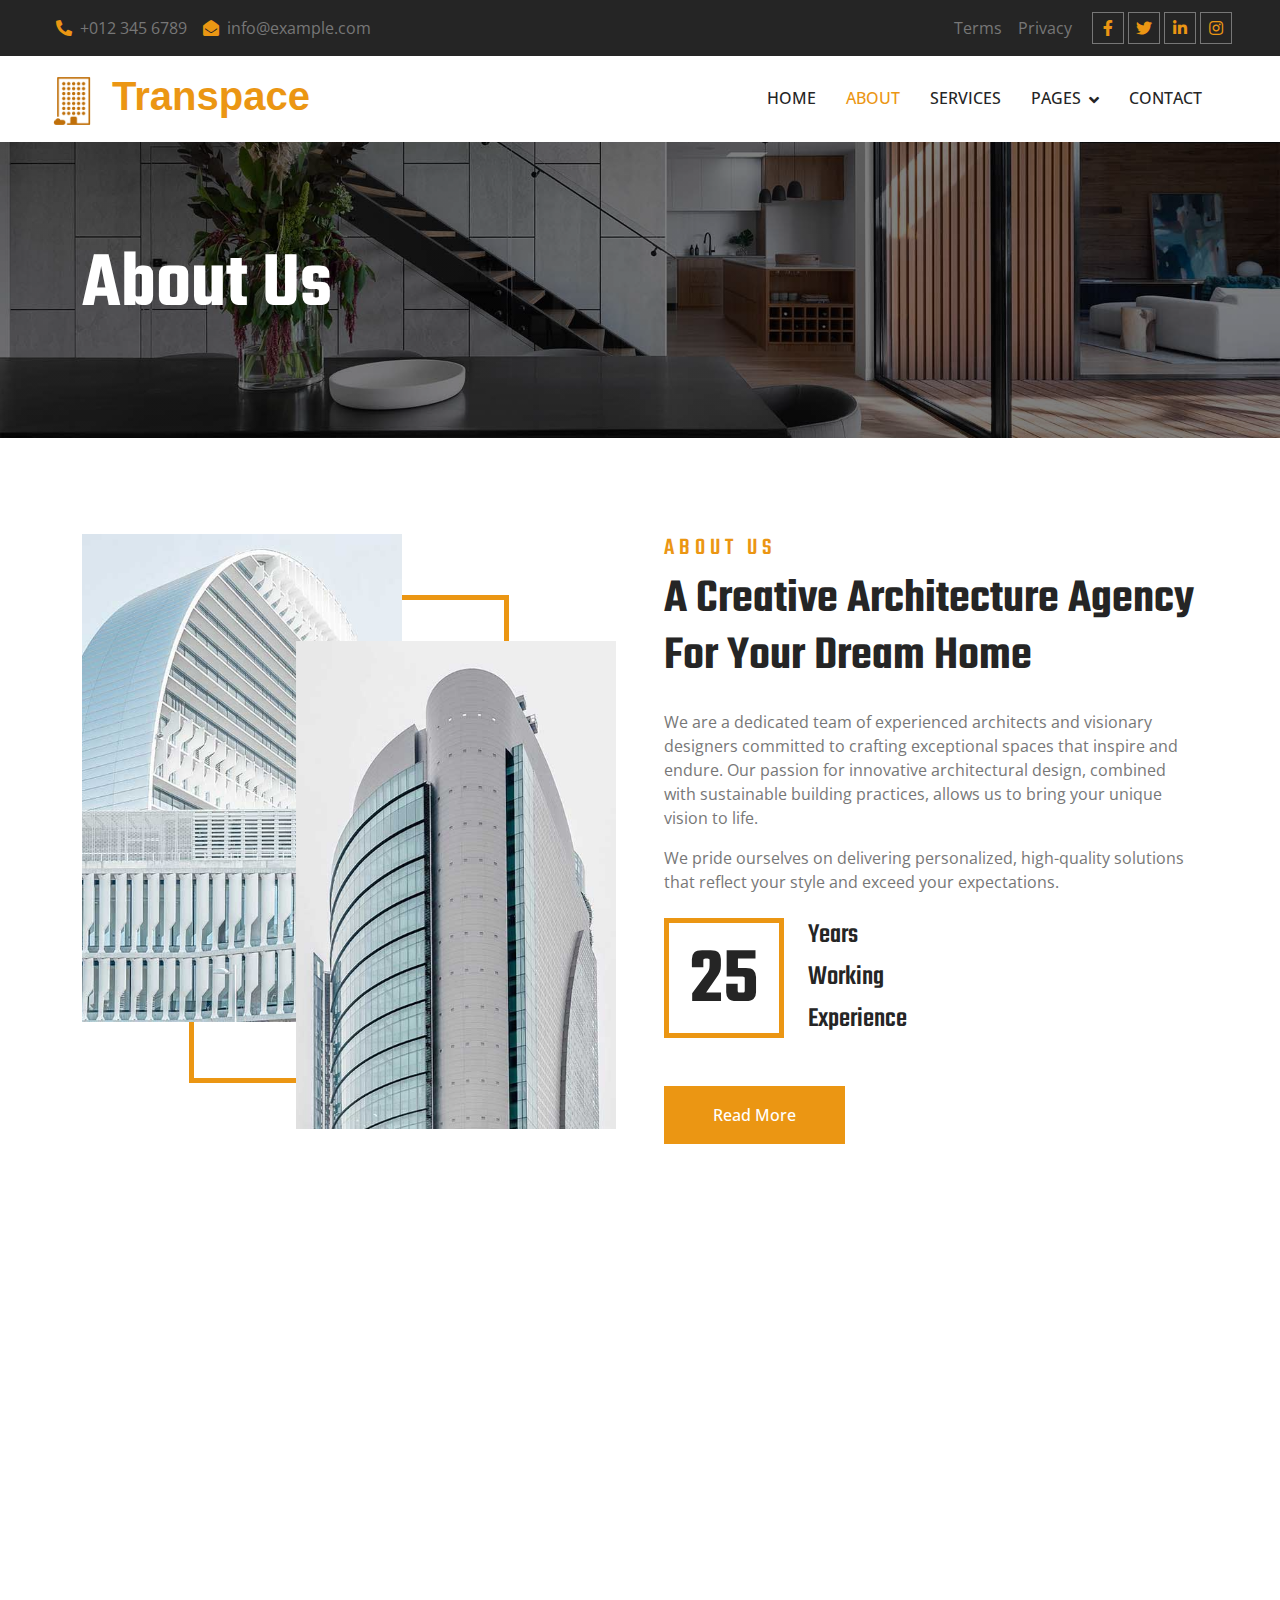
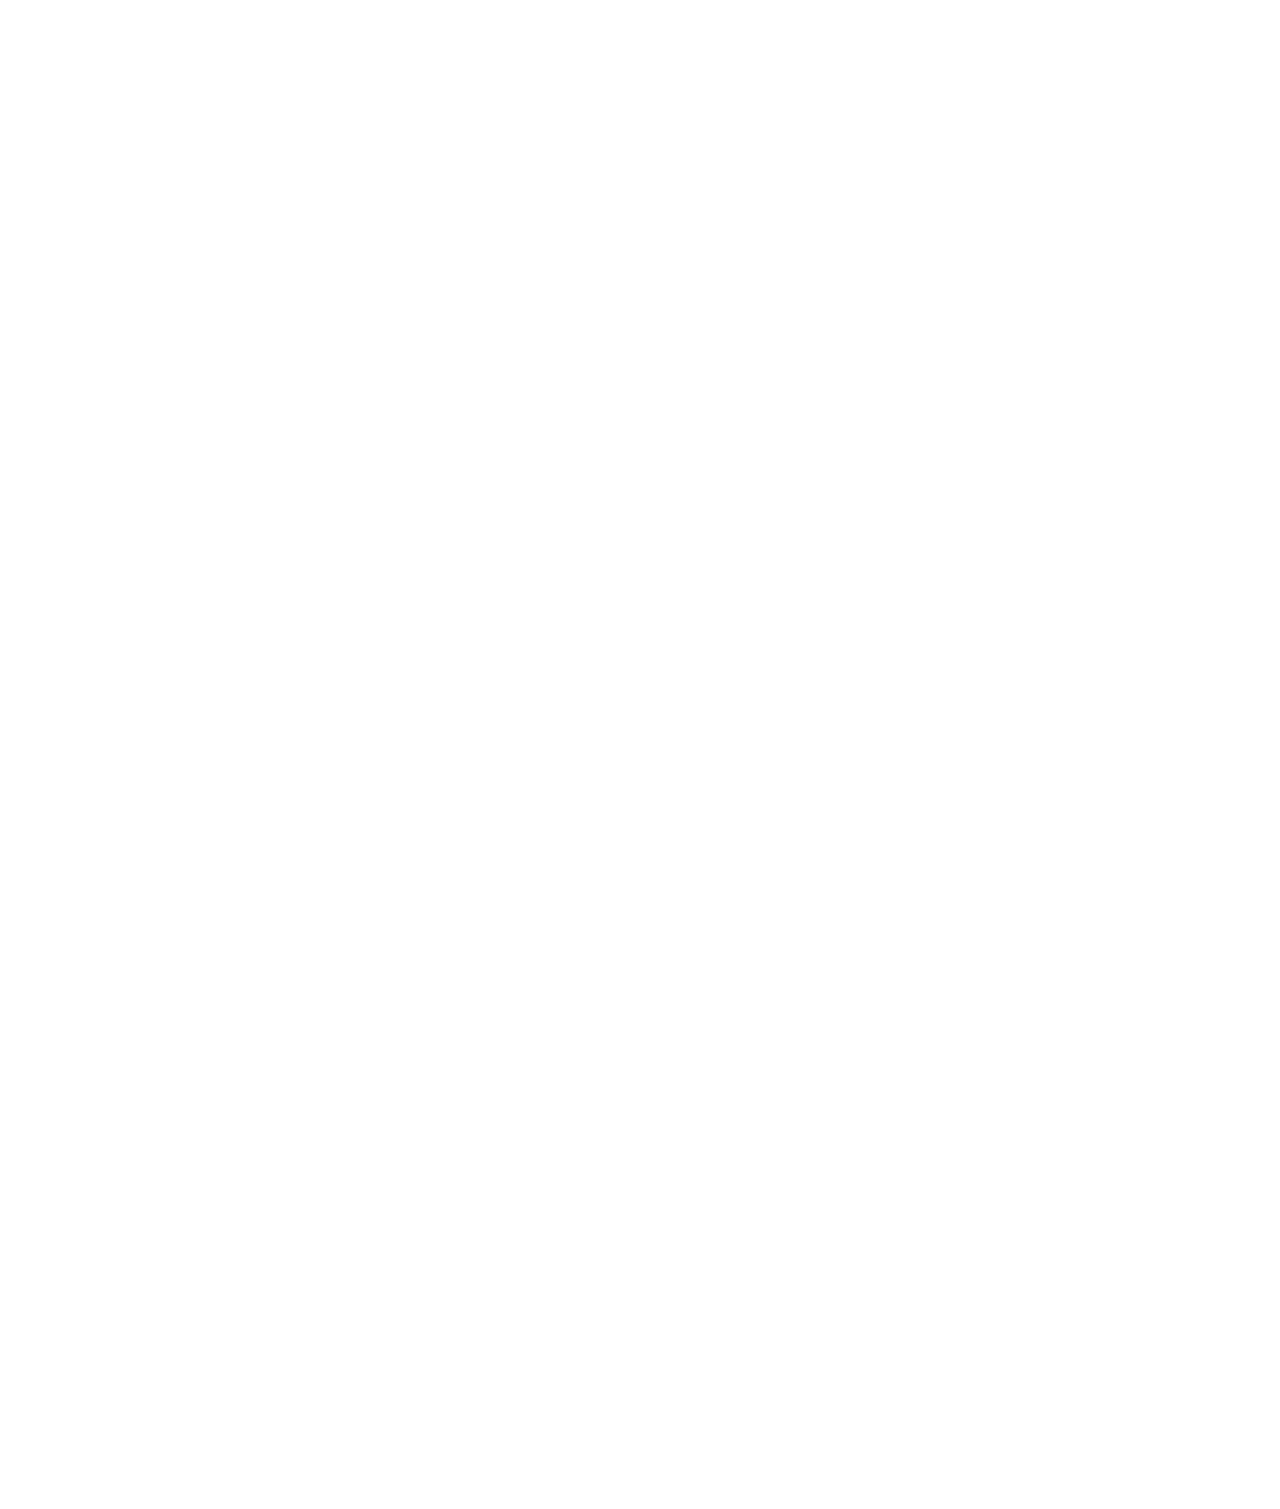
<file: about.html>
<!DOCTYPE html>
<html lang="en">

<head>
    <meta charset="utf-8">
    <link rel="shortcut icon" type="image/png" href="./img/icons/favicon-16x16.png">
    <title>About Transpace Working Studio</title>
    <meta content="width=device-width, initial-scale=1.0" name="viewport">
    <meta content="" name="keywords">
    <meta content="" name="description">

    <!-- Favicon -->
    <link href="img/favicon.ico" rel="icon">

    <!-- Google Web Fonts -->
    <link rel="preconnect" href="https://fonts.googleapis.com">
    <link rel="preconnect" href="https://fonts.gstatic.com" crossorigin>
    <link href="https://fonts.googleapis.com/css2?family=Open+Sans:wght@400;500;600&family=Teko:wght@400;500;600&display=swap" rel="stylesheet">

    <!-- Icon Font Stylesheet -->
    <link href="https://cdnjs.cloudflare.com/ajax/libs/font-awesome/5.10.0/css/all.min.css" rel="stylesheet">
    <link href="https://cdn.jsdelivr.net/npm/bootstrap-icons@1.4.1/font/bootstrap-icons.css" rel="stylesheet">

    <!-- Libraries Stylesheet -->
    <link href="lib/animate/animate.min.css" rel="stylesheet">
    <link href="lib/owlcarousel/assets/owl.carousel.min.css" rel="stylesheet">
    <link href="lib/tempusdominus/css/tempusdominus-bootstrap-4.min.css" rel="stylesheet" />

    <!-- Customized Bootstrap Stylesheet -->
    <link href="css/bootstrap.min.css" rel="stylesheet">

    <!-- Template Stylesheet -->
    <link href="css/style.css" rel="stylesheet">
</head>

<body>
    <!-- Spinner Start -->
    <div id="spinner" class="show bg-white position-fixed translate-middle w-100 vh-100 top-50 start-50 d-flex align-items-center justify-content-center">
        <div class="spinner-border position-relative text-primary" style="width: 6rem; height: 6rem;" role="status"></div>
        <img class="position-absolute top-50 start-50 translate-middle" src="img/icons/building-48.png" alt="Icon">
    </div>
    <!-- Spinner End -->


    <!-- Topbar Start -->
    <div class="container-fluid bg-dark p-0 wow fadeIn" data-wow-delay="0.1s">
        <div class="row gx-0 d-none d-lg-flex">
            <div class="col-lg-7 px-5 text-start">
                <div class="h-100 d-inline-flex align-items-center py-3 me-3">
                    <a class="text-body px-2" href="tel:+0123456789"><i class="fa fa-phone-alt text-primary me-2"></i>+012 345 6789</a>
                    <a class="text-body px-2" href="mailto:info@example.com"><i class="fa fa-envelope-open text-primary me-2"></i>info@example.com</a>
                </div>
            </div>
            <div class="col-lg-5 px-5 text-end">
                <div class="h-100 d-inline-flex align-items-center py-3 me-2">
                    <a class="text-body px-2" href="terms&c">Terms</a>
                    <a class="text-body px-2" href="terms&c">Privacy</a>
                </div>
                <div class="h-100 d-inline-flex align-items-center">
                    <a class="btn btn-sm-square btn-outline-body me-1" href=""><i class="fab fa-facebook-f"></i></a>
                    <a class="btn btn-sm-square btn-outline-body me-1" href=""><i class="fab fa-twitter"></i></a>
                    <a class="btn btn-sm-square btn-outline-body me-1" href=""><i class="fab fa-linkedin-in"></i></a>
                    <a class="btn btn-sm-square btn-outline-body me-0" href=""><i class="fab fa-instagram"></i></a>
                </div>
            </div>
        </div>
    </div>
    <!-- Topbar End -->


    <!-- Navbar Start -->
    <nav class="navbar navbar-expand-lg bg-white navbar-light sticky-top py-lg-0 px-lg-5 wow fadeIn" data-wow-delay="0.1s">
        <a href="index.html" class="navbar-brand ms-4 ms-lg-0">
            <h1 class="text-primary m-0"><img class="me-3" src="img/icons/building-48.png" alt="Icon"><span style="font-family: Rubik,Arial, Helvetica;">Transpace</span></h1>
        </a>
        <button type="button" class="navbar-toggler me-4" data-bs-toggle="collapse" data-bs-target="#navbarCollapse">
            <span class="navbar-toggler-icon"></span>
        </button>
        <div class="collapse navbar-collapse" id="navbarCollapse">
            <div class="navbar-nav ms-auto p-4 p-lg-0">
                <a href="index.html" class="nav-item nav-link">Home</a>
                <a href="about" class="nav-item nav-link active">About</a>
                <a href="service" class="nav-item nav-link">Services</a>
                <div class="nav-item dropdown">
                    <a href="#" class="nav-link dropdown-toggle" data-bs-toggle="dropdown">Pages</a>
                    <div class="dropdown-menu border-0 m-0">
                        <a href="feature" class="dropdown-item">Our Features</a>
                        <a href="project" class="dropdown-item">Our Projects</a>
                        <a href="team" class="dropdown-item">Team Members</a>
                        <a href="appointment" class="dropdown-item">Appointment</a>
                        <a href="testimonial" class="dropdown-item">Testimonial</a>
                        <a href="interior" class="dropdown-item">Interior</a>
                    </div>
                </div>
                <a href="contact" class="nav-item nav-link">Contact</a>
            <!-- </div>
            <a href="" class="btn btn-primary py-2 px-4 d-none d-lg-block">Appointment</a>
        </div> -->
    </nav>
    <!-- Navbar End -->


    <!-- Page Header Start -->
    <div class="container-fluid page-header py-5 mb-5 wow fadeIn" data-wow-delay="0.1s">
        <div class="container py-5">
            <h1 class="display-1 text-white animated slideInDown">About Us</h1>
            <nav aria-label="breadcrumb animated slideInDown">
                <!-- <ol class="breadcrumb text-uppercase mb-0">
                    <li class="breadcrumb-item"><a class="text-white" href="#">Home</a></li>
                    <li class="breadcrumb-item"><a class="text-white" href="#">Pages</a></li>
                    <li class="breadcrumb-item text-primary active" aria-current="page">About</li>
                </ol> -->
            </nav>
        </div>
    </div>
    <!-- Page Header End -->


   <!-- About Start -->
   <div class="container-xxl py-5">
    <div class="container">
        <div class="row g-5">
            <div class="col-lg-6 wow fadeIn" data-wow-delay="0.1s">
                <div class="about-img">
                    <img class="img-fluid" src="img/about-1.jpg" alt="">
                    <img class="img-fluid" src="img/about-2.jpg" alt="">
                </div>
            </div>
            <div class="col-lg-6 wow fadeIn" data-wow-delay="0.5s">
                <h4 class="section-title">About Us</h4>
                <h1 class="display-5 mb-4">A Creative Architecture Agency For Your Dream Home</h1>
                <p>We are a dedicated team of experienced architects and visionary designers committed to crafting exceptional spaces that inspire and endure. Our passion for innovative architectural design, combined with sustainable building practices, allows us to bring your unique vision to life.</p>
                <p class="mb-4">We pride ourselves on delivering personalized, high-quality solutions that reflect your style and exceed your expectations.</p>
                <div class="d-flex align-items-center mb-5">
                    <div class="d-flex flex-shrink-0 align-items-center justify-content-center border border-5 border-primary" style="width: 120px; height: 120px;">
                        <h1 class="display-1 mb-n2" data-toggle="counter-up">25</h1>
                    </div>
                    <div class="ps-4">
                        <h3>Years</h3>
                        <h3>Working</h3>
                        <h3 class="mb-0">Experience</h3>
                    </div>
                </div>
                <a class="btn btn-primary py-3 px-5" href="">Read More</a>
            </div>
        </div>
    </div>
</div>
<!-- About End -->


    <!-- Feature Start -->
    <div class="container-xxl py-5">
        <div class="container">
            <div class="row g-5">
                <div class="col-lg-6 wow fadeInUp" data-wow-delay="0.1s">
                    <h4 class="section-title">Why Choose Us!</h4>
                    <h1 class="display-5 mb-4">Why You Should Trust Us? Learn More About Us!</h1>
                    <p class="mb-4">We are your trusted partner for innovative, sustainable architecture. Our team transforms your vision into reality with precision and excellence. With us, you can expect designs that stand the test of time.</p>
                    <div class="row g-4">
                        <div class="col-12">
                            <div class="d-flex align-items-start">
                                <img class="flex-shrink-0" src="img/icons/icon-2.png" alt="Icon">
                                <div class="ms-4">
                                    <h3>Design Approach</h3>
                                    <p class="mb-0">Custom Architectural Designs for Unique Spaces.
                                        Expertly crafted to reflect your vision and style.</p>
                                </div>
                            </div>
                        </div>
                        <div class="col-12">
                            <div class="d-flex align-items-start">
                                <img class="flex-shrink-0" src="img/icons/icon-3.png" alt="Icon">
                                <div class="ms-4">
                                    <h3>Innovative Solutions</h3>
                                    <p class="mb-0">Cutting-Edge Architectural Solutions for Modern Challenges.
                                        Delivering innovative designs that set your project apart.</p>
                                </div>
                            </div>
                        </div>
                        <div class="col-12">
                            <div class="d-flex align-items-start">
                                <img class="flex-shrink-0" src="img/icons/icon-4.png" alt="Icon">
                                <div class="ms-4">
                                    <h3>Project Management</h3>
                                    <p class="mb-0">Efficient Project Management for Architectural Excellence.
                                        Ensuring seamless execution from concept to completion.</p>
                                </div>
                            </div>
                        </div>
                    </div>
                </div>
                <div class="col-lg-6 wow fadeInUp" data-wow-delay="0.5s">
                    <div class="feature-img">
                        <img class="img-fluid" src="img/about-2.jpg" alt="">
                        <img class="img-fluid" src="img/about-1.jpg" alt="">
                    </div>
                </div>
            </div>
        </div>
    </div>
    <!-- Feature End -->


    <!-- Team Start -->
    <div class="container-xxl py-5">
        <div class="container">
            <div class="text-center mx-auto mb-5 wow fadeInUp" data-wow-delay="0.1s" style="max-width: 600px;">
                <h4 class="section-title">Team Members</h4>
                <h1 class="display-5 mb-4">We Are Creative Architecture Team For Your Dream Home</h1>
            </div>
            <div class="row g-0 team-items">
                <div class="col-lg-3 col-md-6 wow fadeInUp" data-wow-delay="0.1s">
                    <div class="team-item position-relative">
                        <div class="position-relative">
                            <img class="img-fluid" src="img/team-1.jpg" alt="">
                            <div class="team-social text-center">
                                <a class="btn btn-square" href=""><i class="fab fa-facebook-f"></i></a>
                                <a class="btn btn-square" href=""><i class="fab fa-twitter"></i></a>
                                <a class="btn btn-square" href=""><i class="fab fa-instagram"></i></a>
                            </div>
                        </div>
                        <div class="bg-light text-center p-4">
                            <h3 class="mt-2">Architect Name</h3>
                            <span class="text-primary">Designation</span>
                        </div>
                    </div>
                </div>
                <div class="col-lg-3 col-md-6 wow fadeInUp" data-wow-delay="0.3s">
                    <div class="team-item position-relative">
                        <div class="position-relative">
                            <img class="img-fluid" src="img/team-2.jpg" alt="">
                            <div class="team-social text-center">
                                <a class="btn btn-square" href=""><i class="fab fa-facebook-f"></i></a>
                                <a class="btn btn-square" href=""><i class="fab fa-twitter"></i></a>
                                <a class="btn btn-square" href=""><i class="fab fa-instagram"></i></a>
                            </div>
                        </div>
                        <div class="bg-light text-center p-4">
                            <h3 class="mt-2">Architect Name</h3>
                            <span class="text-primary">Designation</span>
                        </div>
                    </div>
                </div>
                <div class="col-lg-3 col-md-6 wow fadeInUp" data-wow-delay="0.5s">
                    <div class="team-item position-relative">
                        <div class="position-relative">
                            <img class="img-fluid" src="img/team-3.jpg" alt="">
                            <div class="team-social text-center">
                                <a class="btn btn-square" href=""><i class="fab fa-facebook-f"></i></a>
                                <a class="btn btn-square" href=""><i class="fab fa-twitter"></i></a>
                                <a class="btn btn-square" href=""><i class="fab fa-instagram"></i></a>
                            </div>
                        </div>
                        <div class="bg-light text-center p-4">
                            <h3 class="mt-2">Architect Name</h3>
                            <span class="text-primary">Designation</span>
                        </div>
                    </div>
                </div>
                <div class="col-lg-3 col-md-6 wow fadeInUp" data-wow-delay="0.7s">
                    <div class="team-item position-relative">
                        <div class="position-relative">
                            <img class="img-fluid" src="img/team-4.jpg" alt="">
                            <div class="team-social text-center">
                                <a class="btn btn-square" href=""><i class="fab fa-facebook-f"></i></a>
                                <a class="btn btn-square" href=""><i class="fab fa-twitter"></i></a>
                                <a class="btn btn-square" href=""><i class="fab fa-instagram"></i></a>
                            </div>
                        </div>
                        <div class="bg-light text-center p-4">
                            <h3 class="mt-2">Architect Name</h3>
                            <span class="text-primary">Designation</span>
                        </div>
                    </div>
                </div>
            </div>
        </div>
    </div>
    <!-- Team End -->
        

    <!-- Footer Start -->
    <div class="container-fluid bg-dark text-body footer mt-5 pt-5 px-0 wow fadeIn" data-wow-delay="0.1s">
        <div class="container py-5">
            <div class="row g-5">
                <div class="col-lg-3 col-md-6">
                    <h3 class="text-light mb-4">Address</h3>
                    <p class="mb-2"><i class="fa fa-map-marker-alt text-primary me-3"></i>123 Street, New York, USA</p>
                    <p class="mb-2"><i class="fa fa-phone-alt text-primary me-3"></i>+012 345 67890</p>
                    <p class="mb-2"><i class="fa fa-envelope text-primary me-3"></i>info@example.com</p>
                    <div class="d-flex pt-2">
                        <a class="btn btn-square btn-outline-body me-1" href=""><i class="fab fa-twitter"></i></a>
                        <a class="btn btn-square btn-outline-body me-1" href=""><i class="fab fa-facebook-f"></i></a>
                        <a class="btn btn-square btn-outline-body me-1" href=""><i class="fab fa-youtube"></i></a>
                        <a class="btn btn-square btn-outline-body me-0" href=""><i class="fab fa-linkedin-in"></i></a>
                    </div>
                </div>
                <div class="col-lg-3 col-md-6">
                    <h3 class="text-light mb-4">Services</h3>
                    <a class="btn btn-link" href="">Architecture</a>
                    <a class="btn btn-link" href="">3D Animation</a>
                    <a class="btn btn-link" href="">House Planning</a>
                    <a class="btn btn-link" href="">Interior Design</a>
                    <a class="btn btn-link" href="">Construction</a>
                </div>
                <div class="col-lg-3 col-md-6">
                    <h3 class="text-light mb-4">Quick Links</h3>
                    <a class="btn btn-link" href="">About Us</a>
                    <a class="btn btn-link" href="">Contact Us</a>
                    <a class="btn btn-link" href="">Our Services</a>
                    <a class="btn btn-link" href="">Terms & Condition</a>
                    <a class="btn btn-link" href="">Support</a>
                </div>
                <div class="col-lg-3 col-md-6">
                    <h3 class="text-light mb-4">Transpace</h3>
                    <div class="position-relative mx-auto" style="max-width: 400px;">
                        <img src="img/tws.png" alt="" width="150px" style="display: flex;">
                    </div>
                </div>
            </div>
        </div>
        <div class="container-fluid copyright">
            <div class="container">
                <div class="row">
                    <div class="col-md-6 text-center text-md-start mb-3 mb-md-0">
                        &copy; <span id="currentYear"></span> <a href="#">Transpace Working Studio</a> All Right Reserved.
                    </div>
                    <div class="col-md-6 text-center text-md-end">
                        <!--/*** This template is free as long as you keep the footer author’s credit link/attribution link/backlink. If you'd like to use the template without the footer author’s credit link/attribution link/backlink, you can purchase the Credit Removal License from "https://htmlcodex.com/credit-removal". Thank you for your support. ***/-->
                        Developed By <a href="https://github.com/7-rahul-rai" target="_blank">Rahul Rai</a>
                    </div>
                </div>
            </div>
        </div>
    </div>
    <!-- Footer End -->


    <!-- Back to Top -->
    <!-- <a href="#" class="btn btn-lg btn-primary btn-lg-square back-to-top"><i class="bi bi-arrow-up"></i></a> -->


    <!-- JavaScript Libraries -->
    <script src="https://code.jquery.com/jquery-3.4.1.min.js"></script>
    <script src="https://cdn.jsdelivr.net/npm/bootstrap@5.0.0/dist/js/bootstrap.bundle.min.js"></script>
    <script src="lib/wow/wow.min.js"></script>
    <script src="lib/easing/easing.min.js"></script>
    <script src="lib/waypoints/waypoints.min.js"></script>
    <script src="lib/counterup/counterup.min.js"></script>
    <script src="lib/owlcarousel/owl.carousel.min.js"></script>
    <script src="lib/tempusdominus/js/moment.min.js"></script>
    <script src="lib/tempusdominus/js/moment-timezone.min.js"></script>
    <script src="lib/tempusdominus/js/tempusdominus-bootstrap-4.min.js"></script>

    <!-- Template Javascript -->
    <script src="js/main.js"></script>
    <script src="js/year.js"></script>
</body>

</html>
</file>
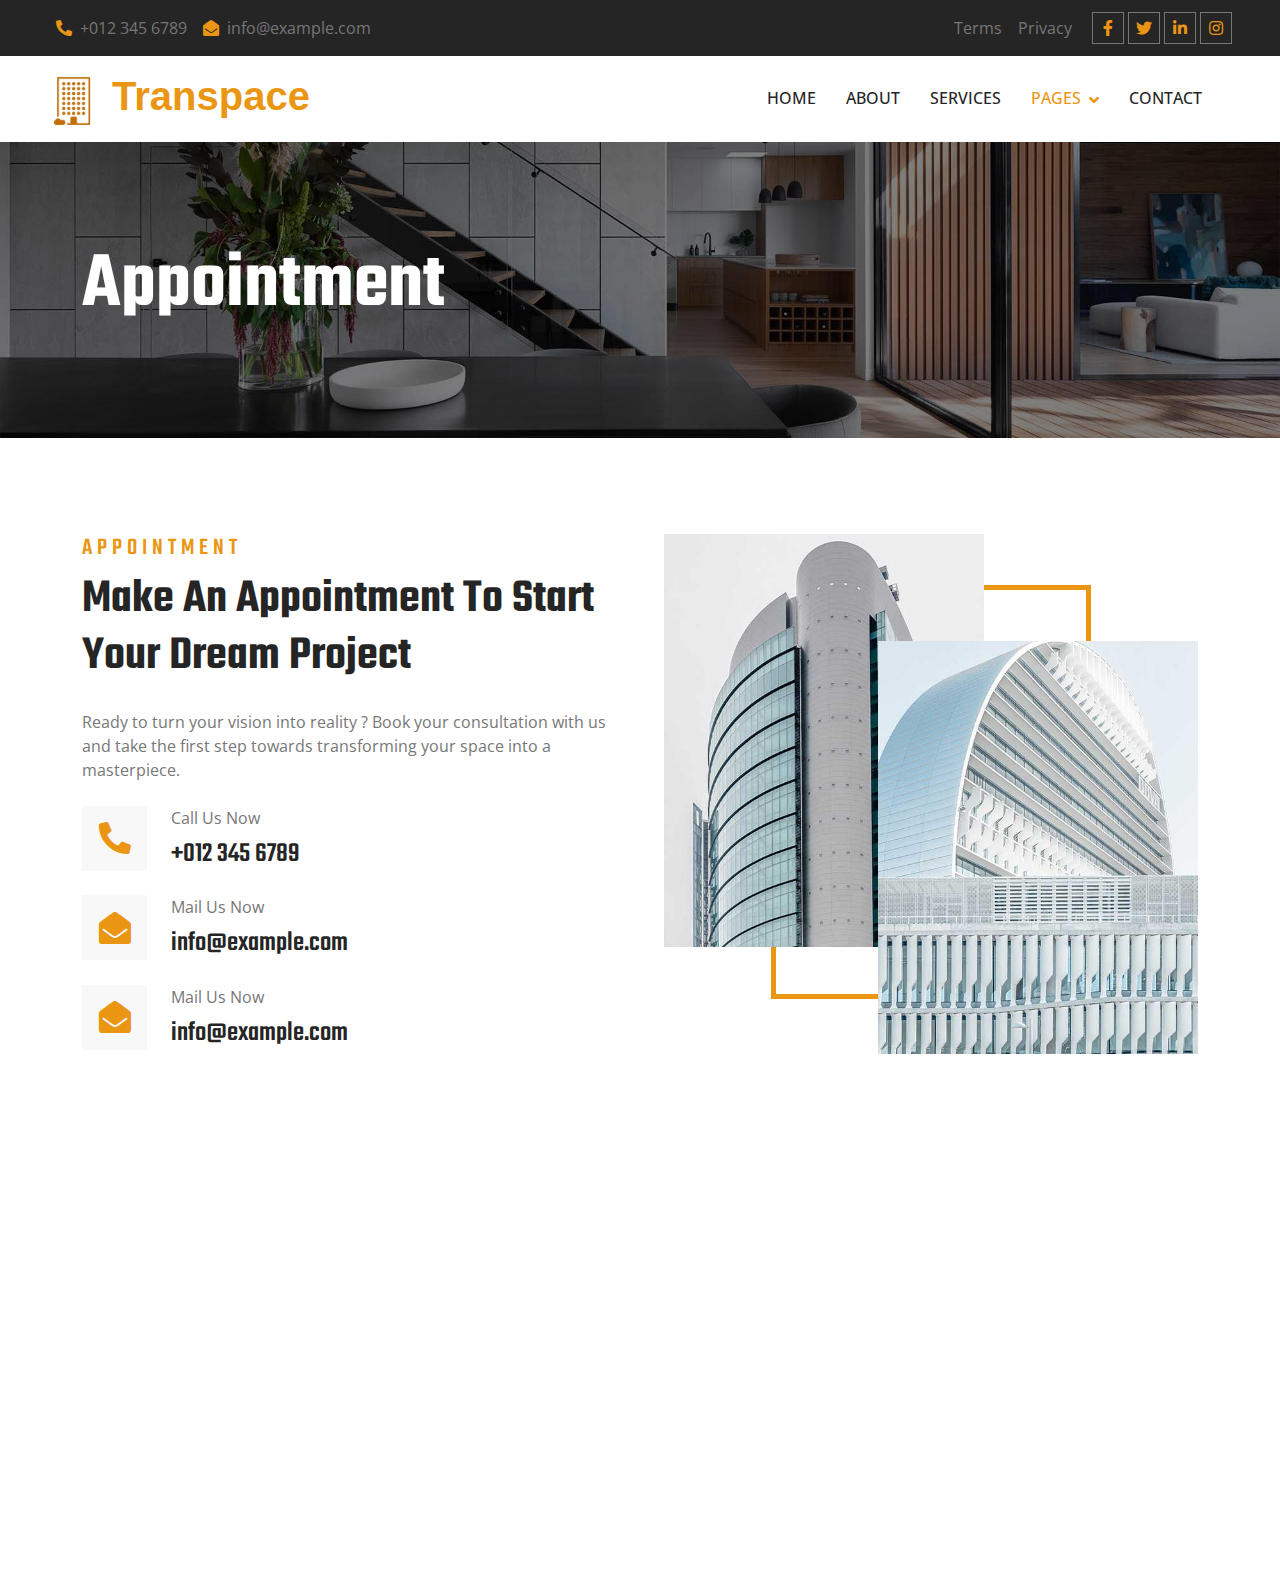
<file: appointment.html>
<!DOCTYPE html>
<html lang="en">

<head>
    <meta charset="utf-8">
    <link rel="shortcut icon" type="image/png" href="./img/icons/favicon-16x16.png">
    <title>Make an Appointment</title>
    <meta content="width=device-width, initial-scale=1.0" name="viewport">
    <meta content="" name="keywords">
    <meta content="" name="description">

    <!-- Favicon -->
    <link href="img/favicon.ico" rel="icon">

    <!-- Google Web Fonts -->
    <link rel="preconnect" href="https://fonts.googleapis.com">
    <link rel="preconnect" href="https://fonts.gstatic.com" crossorigin>
    <link href="https://fonts.googleapis.com/css2?family=Open+Sans:wght@400;500;600&family=Teko:wght@400;500;600&display=swap" rel="stylesheet">

    <!-- Icon Font Stylesheet -->
    <link href="https://cdnjs.cloudflare.com/ajax/libs/font-awesome/5.10.0/css/all.min.css" rel="stylesheet">
    <link href="https://cdn.jsdelivr.net/npm/bootstrap-icons@1.4.1/font/bootstrap-icons.css" rel="stylesheet">

    <!-- Libraries Stylesheet -->
    <link href="lib/animate/animate.min.css" rel="stylesheet">
    <link href="lib/owlcarousel/assets/owl.carousel.min.css" rel="stylesheet">
    <link href="lib/tempusdominus/css/tempusdominus-bootstrap-4.min.css" rel="stylesheet" />

    <!-- Customized Bootstrap Stylesheet -->
    <link href="css/bootstrap.min.css" rel="stylesheet">

    <!-- Template Stylesheet -->
    <link href="css/style.css" rel="stylesheet">
</head>

<body>
    <!-- Spinner Start -->
    <div id="spinner" class="show bg-white position-fixed translate-middle w-100 vh-100 top-50 start-50 d-flex align-items-center justify-content-center">
        <div class="spinner-border position-relative text-primary" style="width: 6rem; height: 6rem;" role="status"></div>
        <img class="position-absolute top-50 start-50 translate-middle" src="img/icons/building-48.png" alt="Icon">
    </div>
    <!-- Spinner End -->


    <!-- Topbar Start -->
    <div class="container-fluid bg-dark p-0 wow fadeIn" data-wow-delay="0.1s">
        <div class="row gx-0 d-none d-lg-flex">
            <div class="col-lg-7 px-5 text-start">
                <div class="h-100 d-inline-flex align-items-center py-3 me-3">
                    <a class="text-body px-2" href="tel:+0123456789"><i class="fa fa-phone-alt text-primary me-2"></i>+012 345 6789</a>
                    <a class="text-body px-2" href="mailto:info@example.com"><i class="fa fa-envelope-open text-primary me-2"></i>info@example.com</a>
                </div>
            </div>
            <div class="col-lg-5 px-5 text-end">
                <div class="h-100 d-inline-flex align-items-center py-3 me-2">
                    <a class="text-body px-2" href="terms&c">Terms</a>
                    <a class="text-body px-2" href="terms&c">Privacy</a>
                </div>
                <div class="h-100 d-inline-flex align-items-center">
                    <a class="btn btn-sm-square btn-outline-body me-1" href=""><i class="fab fa-facebook-f"></i></a>
                    <a class="btn btn-sm-square btn-outline-body me-1" href=""><i class="fab fa-twitter"></i></a>
                    <a class="btn btn-sm-square btn-outline-body me-1" href=""><i class="fab fa-linkedin-in"></i></a>
                    <a class="btn btn-sm-square btn-outline-body me-0" href=""><i class="fab fa-instagram"></i></a>
                </div>
            </div>
        </div>
    </div>
    <!-- Topbar End -->


    <!-- Navbar Start -->
    <nav class="navbar navbar-expand-lg bg-white navbar-light sticky-top py-lg-0 px-lg-5 wow fadeIn" data-wow-delay="0.1s">
        <a href="index.html" class="navbar-brand ms-4 ms-lg-0">
            <h1 class="text-primary m-0"><img class="me-3" src="img/icons/building-48.png" alt="Icon"><span style="font-family: Rubik,Arial, Helvetica;">Transpace</span></h1>
        </a>
        <button type="button" class="navbar-toggler me-4" data-bs-toggle="collapse" data-bs-target="#navbarCollapse">
            <span class="navbar-toggler-icon"></span>
        </button>
        <div class="collapse navbar-collapse" id="navbarCollapse">
            <div class="navbar-nav ms-auto p-4 p-lg-0">
                <a href="index.html" class="nav-item nav-link">Home</a>
                <a href="about" class="nav-item nav-link">About</a>
                <a href="service" class="nav-item nav-link">Services</a>
                <div class="nav-item dropdown">
                    <a href="#" class="nav-link dropdown-toggle active" data-bs-toggle="dropdown">Pages</a>
                    <div class="dropdown-menu border-0 m-0">
                        <a href="feature" class="dropdown-item">Our Features</a>
                        <a href="project" class="dropdown-item">Our Projects</a>
                        <a href="team" class="dropdown-item">Team Members</a>
                        <a href="appointment" class="dropdown-item">Appointment</a>
                        <a href="testimonial" class="dropdown-item">Testimonial</a>
                        <a href="interior" class="dropdown-item">Interior</a>
                    </div>
                </div>
                <a href="contact" class="nav-item nav-link">Contact</a>
            <!-- </div>
            <a href="" class="btn btn-primary py-2 px-4 d-none d-lg-block">Appointment</a>
        </div> -->
    </nav>
    <!-- Navbar End -->


    <!-- Page Header Start -->
    <div class="container-fluid page-header py-5 mb-5 wow fadeIn" data-wow-delay="0.1s">
        <div class="container py-5">
            <h1 class="display-1 text-white animated slideInDown">Appointment</h1>
            <nav aria-label="breadcrumb animated slideInDown">
                <!-- <ol class="breadcrumb text-uppercase mb-0">
                    <li class="breadcrumb-item"><a class="text-white" href="#">Home</a></li>
                    <li class="breadcrumb-item"><a class="text-white" href="#">Pages</a></li>
                    <li class="breadcrumb-item text-primary active" aria-current="page">Appointment</li>
                </ol> -->
            </nav>
        </div>
    </div>
    <!-- Page Header End -->


    <!-- Appointment Start -->
    <div class="container-xxl py-5">
        <div class="container">
            <div class="row g-5">
                <div class="col-lg-6 wow fadeInUp" data-wow-delay="0.1s">
                    <h4 class="section-title">Appointment</h4>
                    <h1 class="display-5 mb-4">Make An Appointment To Start Your Dream Project</h1>
                    <p class="mb-4">Ready to turn your vision into reality ? Book your consultation with us and take the first step towards transforming your space into a masterpiece.</p>
                    <div class="row g-4">
                        <div class="col-12">
                            <div class="d-flex">
                                <div class="d-flex flex-shrink-0 align-items-center justify-content-center bg-light" style="width: 65px; height: 65px;">
                                    <i class="fa fa-2x fa-phone-alt text-primary"></i>
                                </div>
                                <div class="ms-4">
                                    <p class="mb-2">Call Us Now</p>
                                    <h3 class="mb-0">+012 345 6789</h3>
                                </div>
                            </div>
                        </div>
                        <div class="col-12">
                            <div class="d-flex">
                                <div class="d-flex flex-shrink-0 align-items-center justify-content-center bg-light" style="width: 65px; height: 65px;">
                                    <i class="fa fa-2x fa-envelope-open text-primary"></i>
                                </div>
                                <div class="ms-4">
                                    <p class="mb-2">Mail Us Now</p>
                                    <h3 class="mb-0">info@example.com</h3>
                                </div>
                            </div>
                        </div>

                        <div class="col-12">
                            <div class="d-flex">
                                <div class="d-flex flex-shrink-0 align-items-center justify-content-center bg-light" style="width: 65px; height: 65px;">
                                    <i class="fa fa-2x fa-envelope-open text-primary"></i>
                                </div>
                                <div class="ms-4">
                                    <p class="mb-2">Mail Us Now</p>
                                    <h3 class="mb-0">info@example.com</h3>
                                </div>
                            </div>
                        </div>
                    </div>
                </div>
                <div class="col-lg-6 wow fadeInUp" data-wow-delay="0.5s">
                    <div class="feature-img">
                        <img class="img-fluid" src="img/about-2.jpg" alt="">
                        <img class="img-fluid" src="img/about-1.jpg" alt="">
                    </div>
                </div>
            </div>
        </div>
    </div>
    <!-- Appointment End -->
        

    <!-- Footer Start -->
    <div class="container-fluid bg-dark text-body footer mt-5 pt-5 px-0 wow fadeIn" data-wow-delay="0.1s">
        <div class="container py-5">
            <div class="row g-5">
                <div class="col-lg-3 col-md-6">
                    <h3 class="text-light mb-4">Address</h3>
                    <p class="mb-2"><i class="fa fa-map-marker-alt text-primary me-3"></i>123 Street, New York, USA</p>
                    <p class="mb-2"><i class="fa fa-phone-alt text-primary me-3"></i>+012 345 67890</p>
                    <p class="mb-2"><i class="fa fa-envelope text-primary me-3"></i>info@example.com</p>
                    <div class="d-flex pt-2">
                        <a class="btn btn-square btn-outline-body me-1" href=""><i class="fab fa-twitter"></i></a>
                        <a class="btn btn-square btn-outline-body me-1" href=""><i class="fab fa-facebook-f"></i></a>
                        <a class="btn btn-square btn-outline-body me-1" href=""><i class="fab fa-youtube"></i></a>
                        <a class="btn btn-square btn-outline-body me-0" href=""><i class="fab fa-linkedin-in"></i></a>
                    </div>
                </div>
                <div class="col-lg-3 col-md-6">
                    <h3 class="text-light mb-4">Services</h3>
                    <a class="btn btn-link" href="">Architecture</a>
                    <a class="btn btn-link" href="">3D Animation</a>
                    <a class="btn btn-link" href="">House Planning</a>
                    <a class="btn btn-link" href="">Interior Design</a>
                    <a class="btn btn-link" href="">Construction</a>
                </div>
                <div class="col-lg-3 col-md-6">
                    <h3 class="text-light mb-4">Quick Links</h3>
                    <a class="btn btn-link" href="">About Us</a>
                    <a class="btn btn-link" href="">Contact Us</a>
                    <a class="btn btn-link" href="">Our Services</a>
                    <a class="btn btn-link" href="">Terms & Condition</a>
                    <a class="btn btn-link" href="">Support</a>
                </div>
                <div class="col-lg-3 col-md-6">
                    <h3 class="text-light mb-4">Transpace</h3>
                    <div class="position-relative mx-auto" style="max-width: 400px;">
                        <img src="img/tws.png" alt="" width="150px" style="display: flex;">
                    </div>
                </div>
            </div>
        </div>
        <div class="container-fluid copyright">
            <div class="container">
                <div class="row">
                    <div class="col-md-6 text-center text-md-start mb-3 mb-md-0">
                        &copy; <span id="currentYear"></span> <a href="#">Transpace Working Studio</a> All Right Reserved.
                    </div>
                    <div class="col-md-6 text-center text-md-end">
                        <!--/*** This template is free as long as you keep the footer author’s credit link/attribution link/backlink. If you'd like to use the template without the footer author’s credit link/attribution link/backlink, you can purchase the Credit Removal License from "https://htmlcodex.com/credit-removal". Thank you for your support. ***/-->
                        Developed By <a href="https://github.com/7-rahul-rai" target="_blank">Rahul Rai</a>
                    </div>
                </div>
            </div>
        </div>
    </div>
    <!-- Footer End -->


    <!-- Back to Top -->
    <!-- <a href="#" class="btn btn-lg btn-primary btn-lg-square back-to-top"><i class="bi bi-arrow-up"></i></a> -->


    <!-- JavaScript Libraries -->
    <script src="https://code.jquery.com/jquery-3.4.1.min.js"></script>
    <script src="https://cdn.jsdelivr.net/npm/bootstrap@5.0.0/dist/js/bootstrap.bundle.min.js"></script>
    <script src="lib/wow/wow.min.js"></script>
    <script src="lib/easing/easing.min.js"></script>
    <script src="lib/waypoints/waypoints.min.js"></script>
    <script src="lib/counterup/counterup.min.js"></script>
    <script src="lib/owlcarousel/owl.carousel.min.js"></script>
    <script src="lib/tempusdominus/js/moment.min.js"></script>
    <script src="lib/tempusdominus/js/moment-timezone.min.js"></script>
    <script src="lib/tempusdominus/js/tempusdominus-bootstrap-4.min.js"></script>

    <!-- Template Javascript -->
    <script src="js/main.js"></script>
    <script src="js/year.js"></script>
</body>

</html>
</file>
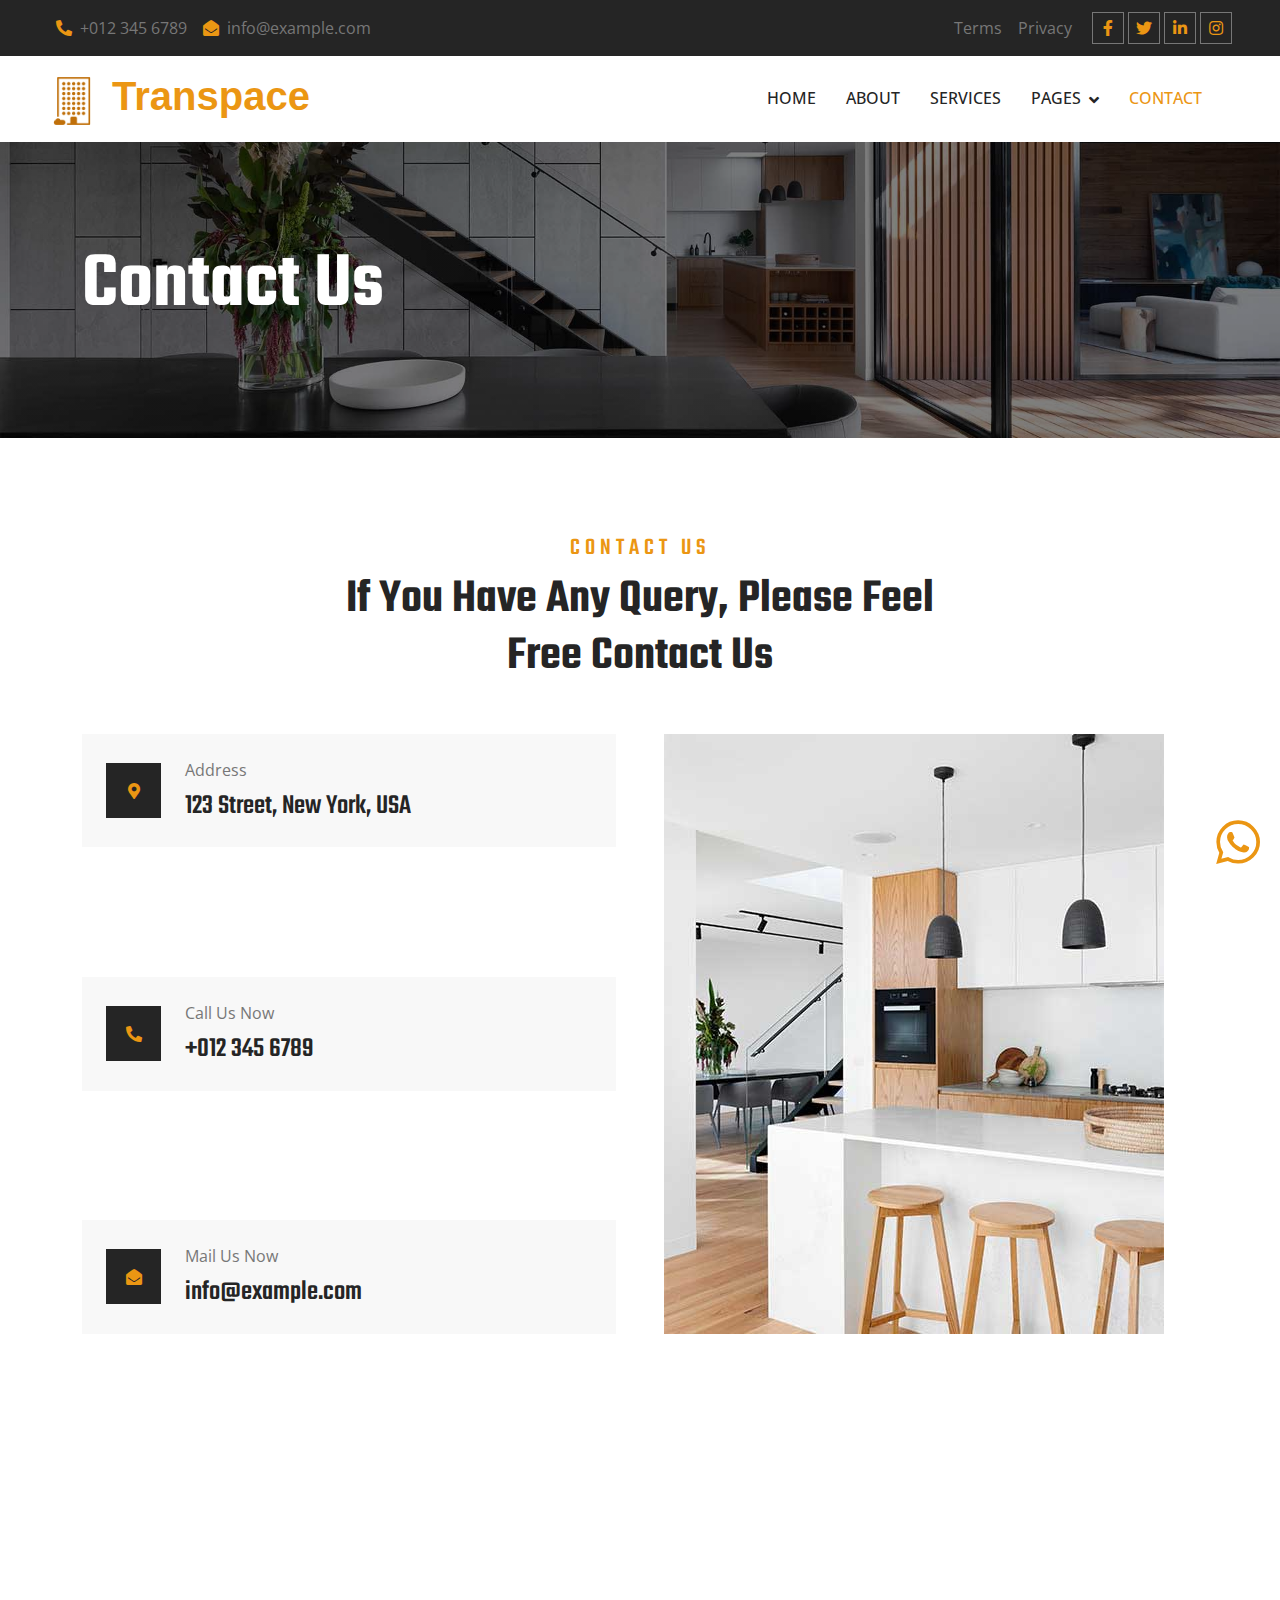
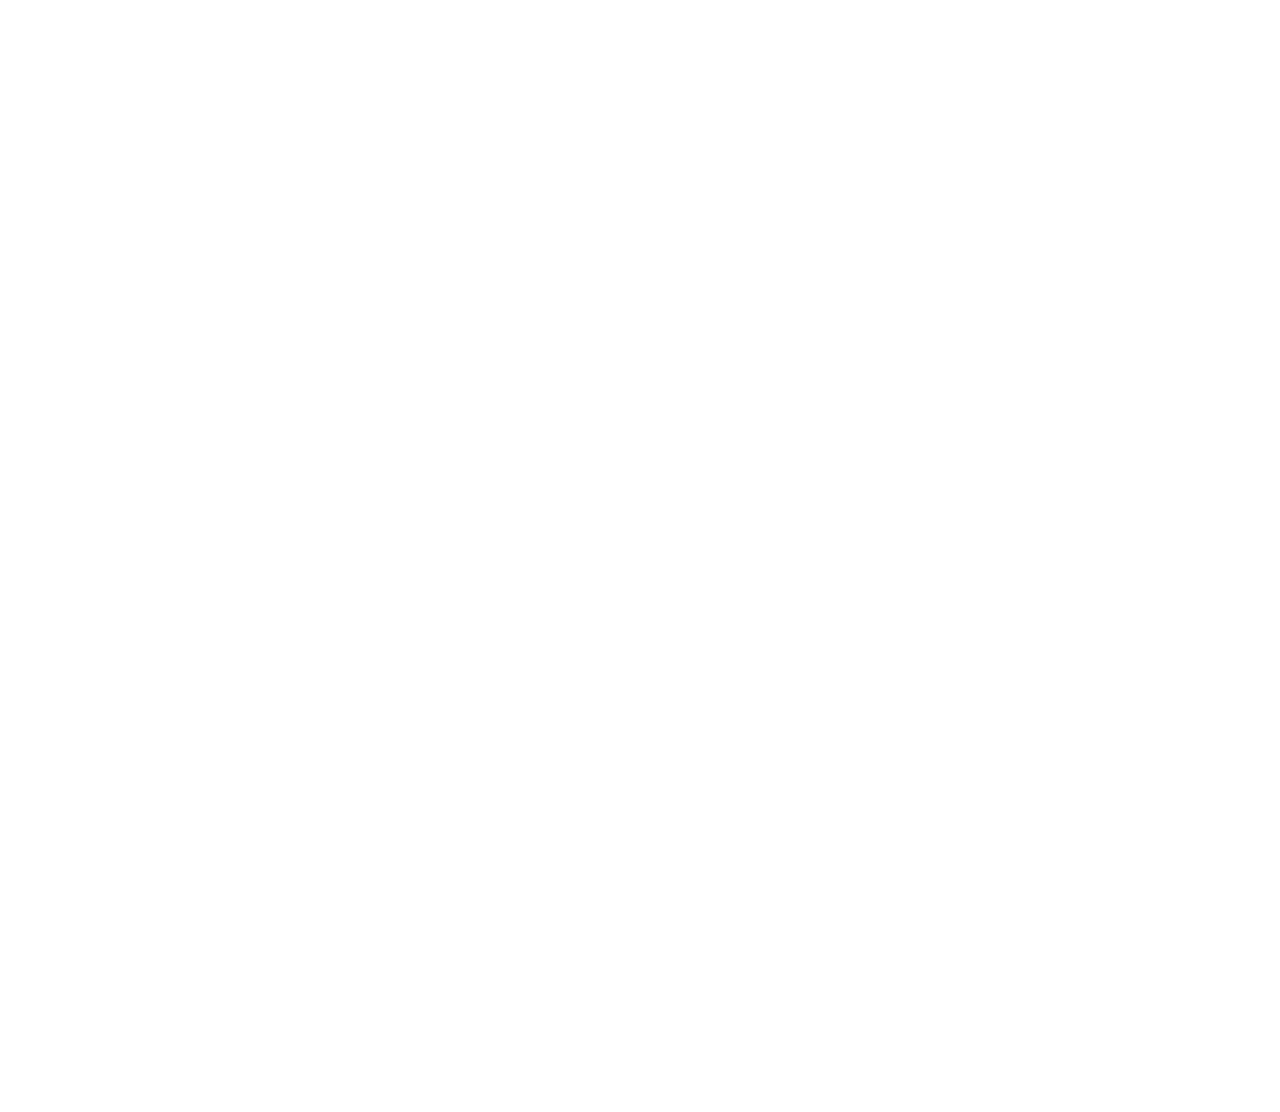
<file: contact.html>
<!DOCTYPE html>
<html lang="en">

<head>
    <meta charset="utf-8">
    <link rel="shortcut icon" type="image/png" href="./img/icons/favicon-16x16.png">
    <title>TWS-Contact Us</title>
    <meta content="width=device-width, initial-scale=1.0" name="viewport">
    <meta content="" name="keywords">
    <meta content="" name="description">

    <!-- Favicon -->
    <link href="img/favicon.ico" rel="icon">

    <!-- Google Web Fonts -->
    <link rel="preconnect" href="https://fonts.googleapis.com">
    <link rel="preconnect" href="https://fonts.gstatic.com" crossorigin>
    <link href="https://fonts.googleapis.com/css2?family=Open+Sans:wght@400;500;600&family=Teko:wght@400;500;600&display=swap" rel="stylesheet">

    <!-- Icon Font Stylesheet -->
    <link href="https://cdnjs.cloudflare.com/ajax/libs/font-awesome/5.10.0/css/all.min.css" rel="stylesheet">
    <link href="https://cdn.jsdelivr.net/npm/bootstrap-icons@1.4.1/font/bootstrap-icons.css" rel="stylesheet">

    <!-- Libraries Stylesheet -->
    <link href="lib/animate/animate.min.css" rel="stylesheet">
    <link href="lib/owlcarousel/assets/owl.carousel.min.css" rel="stylesheet">
    <link href="lib/tempusdominus/css/tempusdominus-bootstrap-4.min.css" rel="stylesheet" />

    <!-- Customized Bootstrap Stylesheet -->
    <link href="css/bootstrap.min.css" rel="stylesheet">

    <!-- Template Stylesheet -->
    <link href="css/style.css" rel="stylesheet">

</head>

<body>
    <!-- Spinner Start -->
    <div id="spinner" class="show bg-white position-fixed translate-middle w-100 vh-100 top-50 start-50 d-flex align-items-center justify-content-center">
        <div class="spinner-border position-relative text-primary" style="width: 6rem; height: 6rem;" role="status"></div>
        <img class="position-absolute top-50 start-50 translate-middle" src="img/icons/building-48.png" alt="Icon">
    </div>
    <!-- Spinner End -->


    <!-- Topbar Start -->
    <div class="container-fluid bg-dark p-0 wow fadeIn" data-wow-delay="0.1s">
        <div class="row gx-0 d-none d-lg-flex">
            <div class="col-lg-7 px-5 text-start">
                <div class="h-100 d-inline-flex align-items-center py-3 me-3">
                    <a class="text-body px-2" href="tel:+0123456789"><i class="fa fa-phone-alt text-primary me-2"></i>+012 345 6789</a>
                    <a class="text-body px-2" href="mailto:info@example.com"><i class="fa fa-envelope-open text-primary me-2"></i>info@example.com</a>
                </div>
            </div>
            <div class="col-lg-5 px-5 text-end">
                <div class="h-100 d-inline-flex align-items-center py-3 me-2">
                    <a class="text-body px-2" href="terms&c">Terms</a>
                    <a class="text-body px-2" href="terms&c">Privacy</a>
                </div>
                <div class="h-100 d-inline-flex align-items-center">
                    <a class="btn btn-sm-square btn-outline-body me-1" href=""><i class="fab fa-facebook-f"></i></a>
                    <a class="btn btn-sm-square btn-outline-body me-1" href=""><i class="fab fa-twitter"></i></a>
                    <a class="btn btn-sm-square btn-outline-body me-1" href=""><i class="fab fa-linkedin-in"></i></a>
                    <a class="btn btn-sm-square btn-outline-body me-0" href=""><i class="fab fa-instagram"></i></a>
                </div>
            </div>
        </div>
    </div>
    <!-- Topbar End -->


    <!-- Navbar Start -->
    <nav class="navbar navbar-expand-lg bg-white navbar-light sticky-top py-lg-0 px-lg-5 wow fadeIn" data-wow-delay="0.1s">
        <a href="index.html" class="navbar-brand ms-4 ms-lg-0">
            <h1 class="text-primary m-0"><img class="me-3" src="img/icons/building-48.png" alt="Icon"><span style="font-family: Rubik,Arial, Helvetica;">Transpace</span></h1>
        </a>
        <button type="button" class="navbar-toggler me-4" data-bs-toggle="collapse" data-bs-target="#navbarCollapse">
            <span class="navbar-toggler-icon"></span>
        </button>
        <div class="collapse navbar-collapse" id="navbarCollapse">
            <div class="navbar-nav ms-auto p-4 p-lg-0">
                <a href="index.html" class="nav-item nav-link">Home</a>
                <a href="about" class="nav-item nav-link">About</a>
                <a href="service" class="nav-item nav-link">Services</a>
                <div class="nav-item dropdown">
                    <a href="#" class="nav-link dropdown-toggle" data-bs-toggle="dropdown">Pages</a>
                    <div class="dropdown-menu border-0 m-0">
                        <a href="feature" class="dropdown-item">Our Features</a>
                        <a href="project" class="dropdown-item">Our Projects</a>
                        <a href="team" class="dropdown-item">Team Members</a>
                        <a href="appointment" class="dropdown-item">Appointment</a>
                        <a href="testimonial" class="dropdown-item">Testimonial</a>
                        <a href="interior" class="dropdown-item">Interior</a>
                    </div>
                </div>
                <a href="contact" class="nav-item nav-link active">Contact</a>
            <!-- </div>
            <a href="" class="btn btn-primary py-2 px-4 d-none d-lg-block">Appointment</a>
        </div> -->
    </nav>
    <!-- Navbar End -->


    <!-- Page Header Start -->
    <div class="container-fluid page-header py-5 mb-5 wow fadeIn" data-wow-delay="0.1s">
        <div class="container py-5">
            <h1 class="display-1 text-white animated slideInDown">Contact Us</h1>
            <nav aria-label="breadcrumb animated slideInDown">
                <!-- <ol class="breadcrumb text-uppercase mb-0">
                    <li class="breadcrumb-item"><a class="text-white" href="#">Home</a></li>
                    <li class="breadcrumb-item"><a class="text-white" href="#">Pages</a></li>
                    <li class="breadcrumb-item text-primary active" aria-current="page">Contact Us</li>
                </ol> -->
            </nav>
        </div>
    </div>
    <!-- Page Header End -->


    <!-- Contact Start -->
    <div class="container-xxl py-5">
        <div class="container">
            <div class="text-center mx-auto mb-5 wow fadeInUp" data-wow-delay="0.1s" style="max-width: 600px;">
                <h4 class="section-title">Contact Us</h4>
                <h1 class="display-5 mb-4">If You Have Any Query, Please Feel Free Contact Us</h1>
            </div>
            <div class="row g-5">
                <div class="col-lg-6 wow fadeInUp" data-wow-delay="0.1s">
                    <div class="d-flex flex-column justify-content-between h-100">
                        <div class="bg-light d-flex align-items-center w-100 p-4 mb-4">
                            <div class="d-flex flex-shrink-0 align-items-center justify-content-center bg-dark" style="width: 55px; height: 55px;">
                                <i class="fa fa-map-marker-alt text-primary"></i>
                            </div>
                            <div class="ms-4">
                                <p class="mb-2">Address</p>
                                <h3 class="mb-0">123 Street, New York, USA</h3>
                            </div>
                        </div>
                        <div class="bg-light d-flex align-items-center w-100 p-4 mb-4">
                            <div class="d-flex flex-shrink-0 align-items-center justify-content-center bg-dark" style="width: 55px; height: 55px;">
                                <i class="fa fa-phone-alt text-primary"></i>
                            </div>
                            <div class="ms-4">
                                <p class="mb-2">Call Us Now</p>
                                <h3 class="mb-0">+012 345 6789</h3>
                            </div>
                        </div>
                        <div class="bg-light d-flex align-items-center w-100 p-4">
                            <div class="d-flex flex-shrink-0 align-items-center justify-content-center bg-dark" style="width: 55px; height: 55px;">
                                <i class="fa fa-envelope-open text-primary"></i>
                            </div>
                            <div class="ms-4">
                                <p class="mb-2">Mail Us Now</p>
                                <h3 class="mb-0">info@example.com</h3>
                            </div>
                        </div>
                    </div>
                </div>
                <div class="col-lg-6 wow fadeInUp" data-wow-delay="0.5s">
                    
                    <img src="img/project-1.jpg" alt="" class="img-fluid">

                </div>
            </div>
        </div>
    </div>
    <!-- Contact End -->


    <!-- Google Map Start -->
    <!-- <div class="container-xxl pt-5 px-0 wow fadeIn mb-2 img-fluid" data-wow-delay="0.1s"> -->
        
            <!-- <center>
        <iframe src="https://www.google.com/maps/embed?pb=!1m18!1m12!1m3!1d3490.9162345466943!2d77.727586!3d28.9602089!2m3!1f0!2f0!3f0!3m2!1i1024!2i768!4f13.1!3m3!1m2!1s0x390c64bc837b45b1%3A0x966e0a6a81549182!2sTranspace%20Working%20Studio!5e0!3m2!1sen!2sin!4v1697173995997!5m2!1sen!2sin" height="450" style="border:0; display:flex;" allowfullscreen="" loading="lazy" referrerpolicy="no-referrer-when-downgrade"></iframe>
    </center> -->

    <div class="map-container" id="map">
        
        <iframe
            width="600"
            height="450"
            style="border:0"
            loading="lazy"
            allowfullscreen
            src="https://www.google.com/maps/place/Transpace+Architects/@28.9602169,77.725185,17z/data=!3m1!4b1!4m6!3m5!1s0x390c64a545555561:0x8272d3ffdae11dad!8m2!3d28.9602122!4d77.7277599!16s%2Fg%2F11gd396k8n?entry=ttu">
        </iframe>
   
    </div>

        <!-- </div> -->

    <!-- Google Map End -->


    <!-- Footer Start -->
    <div class="container-fluid bg-dark text-body footer pt-5 px-0 wow fadeIn" data-wow-delay="0.1s">
        <div class="container py-5">
            <div class="row g-5">
                <div class="col-lg-3 col-md-6">
                    <h3 class="text-light mb-4">Address</h3>
                    <p class="mb-2"><i class="fa fa-map-marker-alt text-primary me-3"></i>123 Street, New York, USA</p>
                    <p class="mb-2"><i class="fa fa-phone-alt text-primary me-3"></i>+012 345 67890</p>
                    <p class="mb-2"><i class="fa fa-envelope text-primary me-3"></i>info@example.com</p>
                    <div class="d-flex pt-2">
                        <a class="btn btn-square btn-outline-body me-1" href=""><i class="fab fa-twitter"></i></a>
                        <a class="btn btn-square btn-outline-body me-1" href=""><i class="fab fa-facebook-f"></i></a>
                        <a class="btn btn-square btn-outline-body me-1" href=""><i class="fab fa-youtube"></i></a>
                        <a class="btn btn-square btn-outline-body me-0" href=""><i class="fab fa-linkedin-in"></i></a>
                    </div>
                </div>
                <div class="col-lg-3 col-md-6">
                    <h3 class="text-light mb-4">Services</h3>
                    <a class="btn btn-link" href="">Architecture</a>
                    <a class="btn btn-link" href="">3D Animation</a>
                    <a class="btn btn-link" href="">House Planning</a>
                    <a class="btn btn-link" href="">Interior Design</a>
                    <a class="btn btn-link" href="">Construction</a>
                </div>
                <div class="col-lg-3 col-md-6">
                    <h3 class="text-light mb-4">Quick Links</h3>
                    <a class="btn btn-link" href="">About Us</a>
                    <a class="btn btn-link" href="">Contact Us</a>
                    <a class="btn btn-link" href="">Our Services</a>
                    <a class="btn btn-link" href="">Terms & Condition</a>
                    <a class="btn btn-link" href="">Support</a>
                </div>
                <div class="col-lg-3 col-md-6">
                    <h3 class="text-light mb-4">Transpace</h3>
                    <div class="position-relative mx-auto" style="max-width: 400px;">
                        <img src="img/tws.png" alt="" width="150px" style="display: flex;">
                    </div>
                </div>
            </div>
        </div>
        <div class="container-fluid copyright">
            <div class="container">
                <div class="row">
                    <div class="col-md-6 text-center text-md-start mb-3 mb-md-0">
                        &copy; <span id="currentYear"></span> <a href="#">Transpace Working Studio</a> All Right Reserved.
                    </div>
                    <div class="col-md-6 text-center text-md-end">
                        Developed By <a href="https://github.com/7-rahul-rai" target="_blank">Rahul Rai</a>
                    </div>
                </div>
            </div>
        </div>
    </div>

    <a href="https://api.whatsapp.com/send?phone=919958693434" target="_blank" id="whatsapp-icon">
        <i class="fab fa-whatsapp"></i>        
    </a>
    <!-- Footer End -->


    <!-- Back to Top -->
    <!-- <a href="#" class="btn btn-lg btn-primary btn-lg-square back-to-top"><i class="bi bi-arrow-up"></i></a> -->


    <!-- JavaScript Libraries -->
    <script src="https://code.jquery.com/jquery-3.4.1.min.js"></script>
    <script src="https://cdn.jsdelivr.net/npm/bootstrap@5.0.0/dist/js/bootstrap.bundle.min.js"></script>
    <script src="lib/wow/wow.min.js"></script>
    <script src="lib/easing/easing.min.js"></script>
    <script src="lib/waypoints/waypoints.min.js"></script>
    <script src="lib/counterup/counterup.min.js"></script>
    <script src="lib/owlcarousel/owl.carousel.min.js"></script>
    <script src="lib/tempusdominus/js/moment.min.js"></script>
    <script src="lib/tempusdominus/js/moment-timezone.min.js"></script>
    <script src="lib/tempusdominus/js/tempusdominus-bootstrap-4.min.js"></script>

    <!-- Template Javascript -->
    <script src="js/main.js"></script>
    <script src="js/year.js"></script>
</body>

</html>
</file>
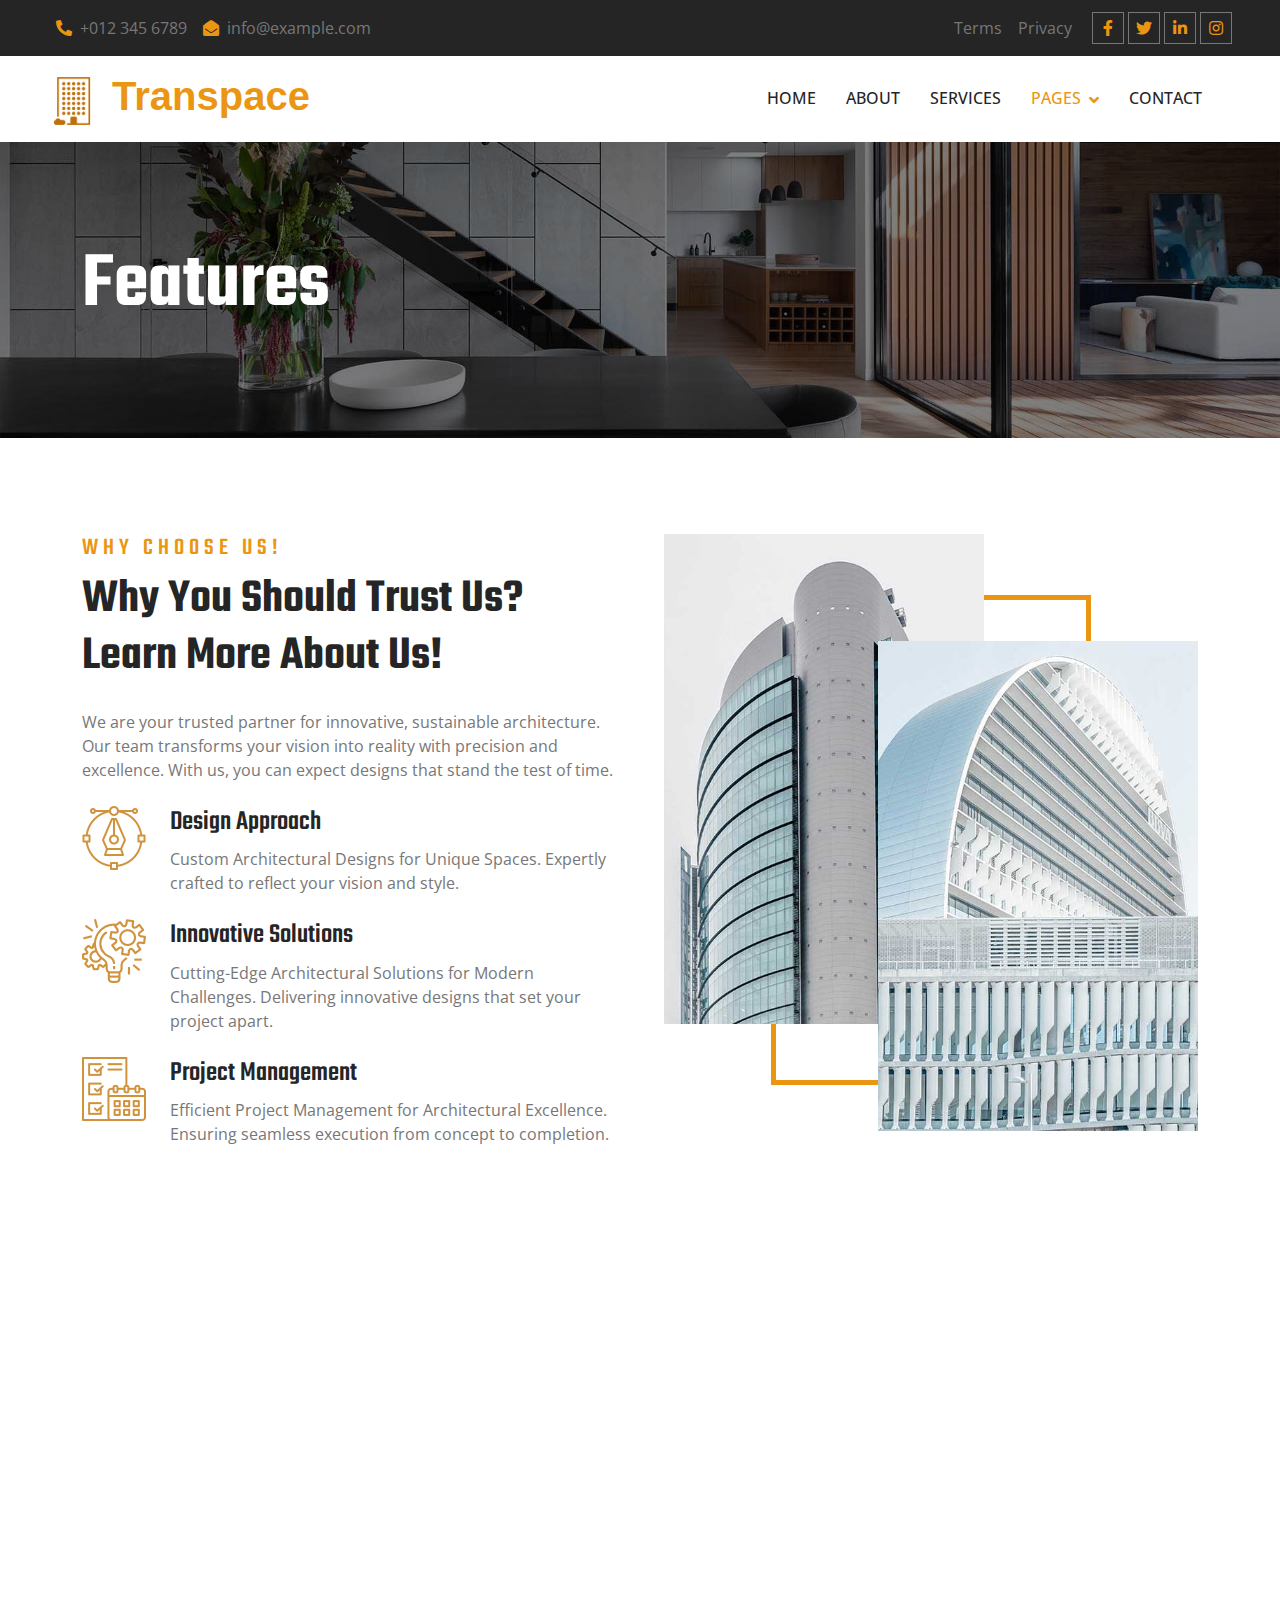
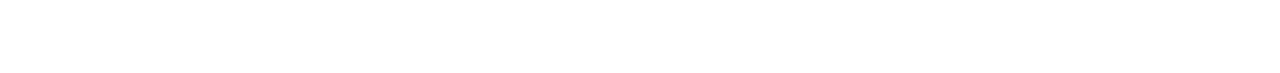
<file: feature.html>
<!DOCTYPE html>
<html lang="en">

<head>
    <meta charset="utf-8">
    <link rel="shortcut icon" type="image/png" href="./img/icons/favicon-16x16.png">
    <title>TWS-features</title>
    <meta content="width=device-width, initial-scale=1.0" name="viewport">
    <meta content="" name="keywords">
    <meta content="" name="description">

    <!-- Favicon -->
    <link href="img/favicon.ico" rel="icon">

    <!-- Google Web Fonts -->
    <link rel="preconnect" href="https://fonts.googleapis.com">
    <link rel="preconnect" href="https://fonts.gstatic.com" crossorigin>
    <link href="https://fonts.googleapis.com/css2?family=Open+Sans:wght@400;500;600&family=Teko:wght@400;500;600&display=swap" rel="stylesheet">

    <!-- Icon Font Stylesheet -->
    <link href="https://cdnjs.cloudflare.com/ajax/libs/font-awesome/5.10.0/css/all.min.css" rel="stylesheet">
    <link href="https://cdn.jsdelivr.net/npm/bootstrap-icons@1.4.1/font/bootstrap-icons.css" rel="stylesheet">

    <!-- Libraries Stylesheet -->
    <link href="lib/animate/animate.min.css" rel="stylesheet">
    <link href="lib/owlcarousel/assets/owl.carousel.min.css" rel="stylesheet">
    <link href="lib/tempusdominus/css/tempusdominus-bootstrap-4.min.css" rel="stylesheet" />

    <!-- Customized Bootstrap Stylesheet -->
    <link href="css/bootstrap.min.css" rel="stylesheet">

    <!-- Template Stylesheet -->
    <link href="css/style.css" rel="stylesheet">
</head>

<body>
    <!-- Spinner Start -->
    <div id="spinner" class="show bg-white position-fixed translate-middle w-100 vh-100 top-50 start-50 d-flex align-items-center justify-content-center">
        <div class="spinner-border position-relative text-primary" style="width: 6rem; height: 6rem;" role="status"></div>
        <img class="position-absolute top-50 start-50 translate-middle" src="img/icons/building-48.png" alt="Icon">
    </div>
    <!-- Spinner End -->


    <!-- Topbar Start -->
    <div class="container-fluid bg-dark p-0 wow fadeIn" data-wow-delay="0.1s">
        <div class="row gx-0 d-none d-lg-flex">
            <div class="col-lg-7 px-5 text-start">
                <div class="h-100 d-inline-flex align-items-center py-3 me-3">
                    <a class="text-body px-2" href="tel:+0123456789"><i class="fa fa-phone-alt text-primary me-2"></i>+012 345 6789</a>
                    <a class="text-body px-2" href="mailto:info@example.com"><i class="fa fa-envelope-open text-primary me-2"></i>info@example.com</a>
                </div>
            </div>
            <div class="col-lg-5 px-5 text-end">
                <div class="h-100 d-inline-flex align-items-center py-3 me-2">
                    <a class="text-body px-2" href="terms&c">Terms</a>
                    <a class="text-body px-2" href="terms&c">Privacy</a>
                </div>
                <div class="h-100 d-inline-flex align-items-center">
                    <a class="btn btn-sm-square btn-outline-body me-1" href=""><i class="fab fa-facebook-f"></i></a>
                    <a class="btn btn-sm-square btn-outline-body me-1" href=""><i class="fab fa-twitter"></i></a>
                    <a class="btn btn-sm-square btn-outline-body me-1" href=""><i class="fab fa-linkedin-in"></i></a>
                    <a class="btn btn-sm-square btn-outline-body me-0" href=""><i class="fab fa-instagram"></i></a>
                </div>
            </div>
        </div>
    </div>
    <!-- Topbar End -->


    <!-- Navbar Start -->
    <nav class="navbar navbar-expand-lg bg-white navbar-light sticky-top py-lg-0 px-lg-5 wow fadeIn" data-wow-delay="0.1s">
        <a href="index.html" class="navbar-brand ms-4 ms-lg-0">
            <h1 class="text-primary m-0"><img class="me-3" src="img/icons/building-48.png" alt="Icon"><span style="font-family: Rubik,Arial, Helvetica;">Transpace</span></h1>
        </a>
        <button type="button" class="navbar-toggler me-4" data-bs-toggle="collapse" data-bs-target="#navbarCollapse">
            <span class="navbar-toggler-icon"></span>
        </button>
        <div class="collapse navbar-collapse" id="navbarCollapse">
            <div class="navbar-nav ms-auto p-4 p-lg-0">
                <a href="index.html" class="nav-item nav-link">Home</a>
                <a href="about" class="nav-item nav-link">About</a>
                <a href="service" class="nav-item nav-link">Services</a>
                <div class="nav-item dropdown">
                    <a href="#" class="nav-link dropdown-toggle active" data-bs-toggle="dropdown">Pages</a>
                    <div class="dropdown-menu border-0 m-0">
                        <a href="feature" class="dropdown-item">Our Features</a>
                        <a href="project" class="dropdown-item">Our Projects</a>
                        <a href="team" class="dropdown-item">Team Members</a>
                        <a href="appointment" class="dropdown-item">Appointment</a>
                        <a href="testimonial" class="dropdown-item">Testimonial</a>
                        <a href="interior" class="dropdown-item">Interior</a>
                    </div>
                </div>
                <a href="contact" class="nav-item nav-link">Contact</a>
            <!-- </div>
            <a href="" class="btn btn-primary py-2 px-4 d-none d-lg-block">Appointment</a>
        </div> -->
    </nav>
    <!-- Navbar End -->


    <!-- Page Header Start -->
    <div class="container-fluid page-header py-5 mb-5 wow fadeIn" data-wow-delay="0.1s">
        <div class="container py-5">
            <h1 class="display-1 text-white animated slideInDown">Features</h1>
            <nav aria-label="breadcrumb animated slideInDown">
                <!-- <ol class="breadcrumb text-uppercase mb-0">
                    <li class="breadcrumb-item"><a class="text-white" href="#">Home</a></li>
                    <li class="breadcrumb-item"><a class="text-white" href="#">Pages</a></li>
                    <li class="breadcrumb-item text-primary active" aria-current="page">Features</li>
                </ol> -->
            </nav>
        </div>
    </div>
    <!-- Page Header End -->


    <!-- Feature Start -->
    <div class="container-xxl py-5">
        <div class="container">
            <div class="row g-5">
                <div class="col-lg-6 wow fadeInUp" data-wow-delay="0.1s">
                    <h4 class="section-title">Why Choose Us!</h4>
                    <h1 class="display-5 mb-4">Why You Should Trust Us? Learn More About Us!</h1>
                    <p class="mb-4">We are your trusted partner for innovative, sustainable architecture. Our team transforms your vision into reality with precision and excellence. With us, you can expect designs that stand the test of time.</p>
                    <div class="row g-4">
                        <div class="col-12">
                            <div class="d-flex align-items-start">
                                <img class="flex-shrink-0" src="img/icons/icon-2.png" alt="Icon">
                                <div class="ms-4">
                                    <h3>Design Approach</h3>
                                    <p class="mb-0">Custom Architectural Designs for Unique Spaces.
                                        Expertly crafted to reflect your vision and style.</p>
                                </div>
                            </div>
                        </div>
                        <div class="col-12">
                            <div class="d-flex align-items-start">
                                <img class="flex-shrink-0" src="img/icons/icon-3.png" alt="Icon">
                                <div class="ms-4">
                                    <h3>Innovative Solutions</h3>
                                    <p class="mb-0">Cutting-Edge Architectural Solutions for Modern Challenges.
                                        Delivering innovative designs that set your project apart.</p>
                                </div>
                            </div>
                        </div>
                        <div class="col-12">
                            <div class="d-flex align-items-start">
                                <img class="flex-shrink-0" src="img/icons/icon-4.png" alt="Icon">
                                <div class="ms-4">
                                    <h3>Project Management</h3>
                                    <p class="mb-0">Efficient Project Management for Architectural Excellence.
                                        Ensuring seamless execution from concept to completion.</p>
                                </div>
                            </div>
                        </div>
                    </div>
                </div>
                <div class="col-lg-6 wow fadeInUp" data-wow-delay="0.5s">
                    <div class="feature-img">
                        <img class="img-fluid" src="img/about-2.jpg" alt="">
                        <img class="img-fluid" src="img/about-1.jpg" alt="">
                    </div>
                </div>
            </div>
        </div>
    </div>
    <!-- Feature End -->
        

    <!-- Footer Start -->
    <div class="container-fluid bg-dark text-body footer mt-5 pt-5 px-0 wow fadeIn" data-wow-delay="0.1s">
        <div class="container py-5">
            <div class="row g-5">
                <div class="col-lg-3 col-md-6">
                    <h3 class="text-light mb-4">Address</h3>
                    <p class="mb-2"><i class="fa fa-map-marker-alt text-primary me-3"></i>123 Street, New York, USA</p>
                    <p class="mb-2"><i class="fa fa-phone-alt text-primary me-3"></i>+012 345 67890</p>
                    <p class="mb-2"><i class="fa fa-envelope text-primary me-3"></i>info@example.com</p>
                    <div class="d-flex pt-2">
                        <a class="btn btn-square btn-outline-body me-1" href=""><i class="fab fa-twitter"></i></a>
                        <a class="btn btn-square btn-outline-body me-1" href=""><i class="fab fa-facebook-f"></i></a>
                        <a class="btn btn-square btn-outline-body me-1" href=""><i class="fab fa-youtube"></i></a>
                        <a class="btn btn-square btn-outline-body me-0" href=""><i class="fab fa-linkedin-in"></i></a>
                    </div>
                </div>
                <div class="col-lg-3 col-md-6">
                    <h3 class="text-light mb-4">Services</h3>
                    <a class="btn btn-link" href="">Architecture</a>
                    <a class="btn btn-link" href="">3D Animation</a>
                    <a class="btn btn-link" href="">House Planning</a>
                    <a class="btn btn-link" href="">Interior Design</a>
                    <a class="btn btn-link" href="">Construction</a>
                </div>
                <div class="col-lg-3 col-md-6">
                    <h3 class="text-light mb-4">Quick Links</h3>
                    <a class="btn btn-link" href="">About Us</a>
                    <a class="btn btn-link" href="">Contact Us</a>
                    <a class="btn btn-link" href="">Our Services</a>
                    <a class="btn btn-link" href="">Terms & Condition</a>
                    <a class="btn btn-link" href="">Support</a>
                </div>
                <div class="col-lg-3 col-md-6">
                    <h3 class="text-light mb-4">Transpace</h3>
                    <div class="position-relative mx-auto" style="max-width: 400px;">
                        <img src="img/tws.png" alt="" width="150px" style="display: flex;">
                    </div>
                </div>
            </div>
        </div>
        <div class="container-fluid copyright">
            <div class="container">
                <div class="row">
                    <div class="col-md-6 text-center text-md-start mb-3 mb-md-0">
                        &copy; <span id="currentYear"></span> <a href="#">Transpace Working Studio</a> All Right Reserved.
                    </div>
                    <div class="col-md-6 text-center text-md-end">
                        <!--/*** This template is free as long as you keep the footer author’s credit link/attribution link/backlink. If you'd like to use the template without the footer author’s credit link/attribution link/backlink, you can purchase the Credit Removal License from "https://htmlcodex.com/credit-removal". Thank you for your support. ***/-->
                        Developed By <a href="https://github.com/7-rahul-rai" target="_blank">Rahul Rai</a>
                    </div>
                </div>
            </div>
        </div>
    </div>
    <!-- Footer End -->


    <!-- Back to Top -->
    <!-- <a href="#" class="btn btn-lg btn-primary btn-lg-square back-to-top"><i class="bi bi-arrow-up"></i></a> -->


    <!-- JavaScript Libraries -->
    <script src="https://code.jquery.com/jquery-3.4.1.min.js"></script>
    <script src="https://cdn.jsdelivr.net/npm/bootstrap@5.0.0/dist/js/bootstrap.bundle.min.js"></script>
    <script src="lib/wow/wow.min.js"></script>
    <script src="lib/easing/easing.min.js"></script>
    <script src="lib/waypoints/waypoints.min.js"></script>
    <script src="lib/counterup/counterup.min.js"></script>
    <script src="lib/owlcarousel/owl.carousel.min.js"></script>
    <script src="lib/tempusdominus/js/moment.min.js"></script>
    <script src="lib/tempusdominus/js/moment-timezone.min.js"></script>
    <script src="lib/tempusdominus/js/tempusdominus-bootstrap-4.min.js"></script>

    <!-- Template Javascript -->
    <script src="js/main.js"></script>
    <script src="js/year.js"></script>
</body>

</html>
</file>
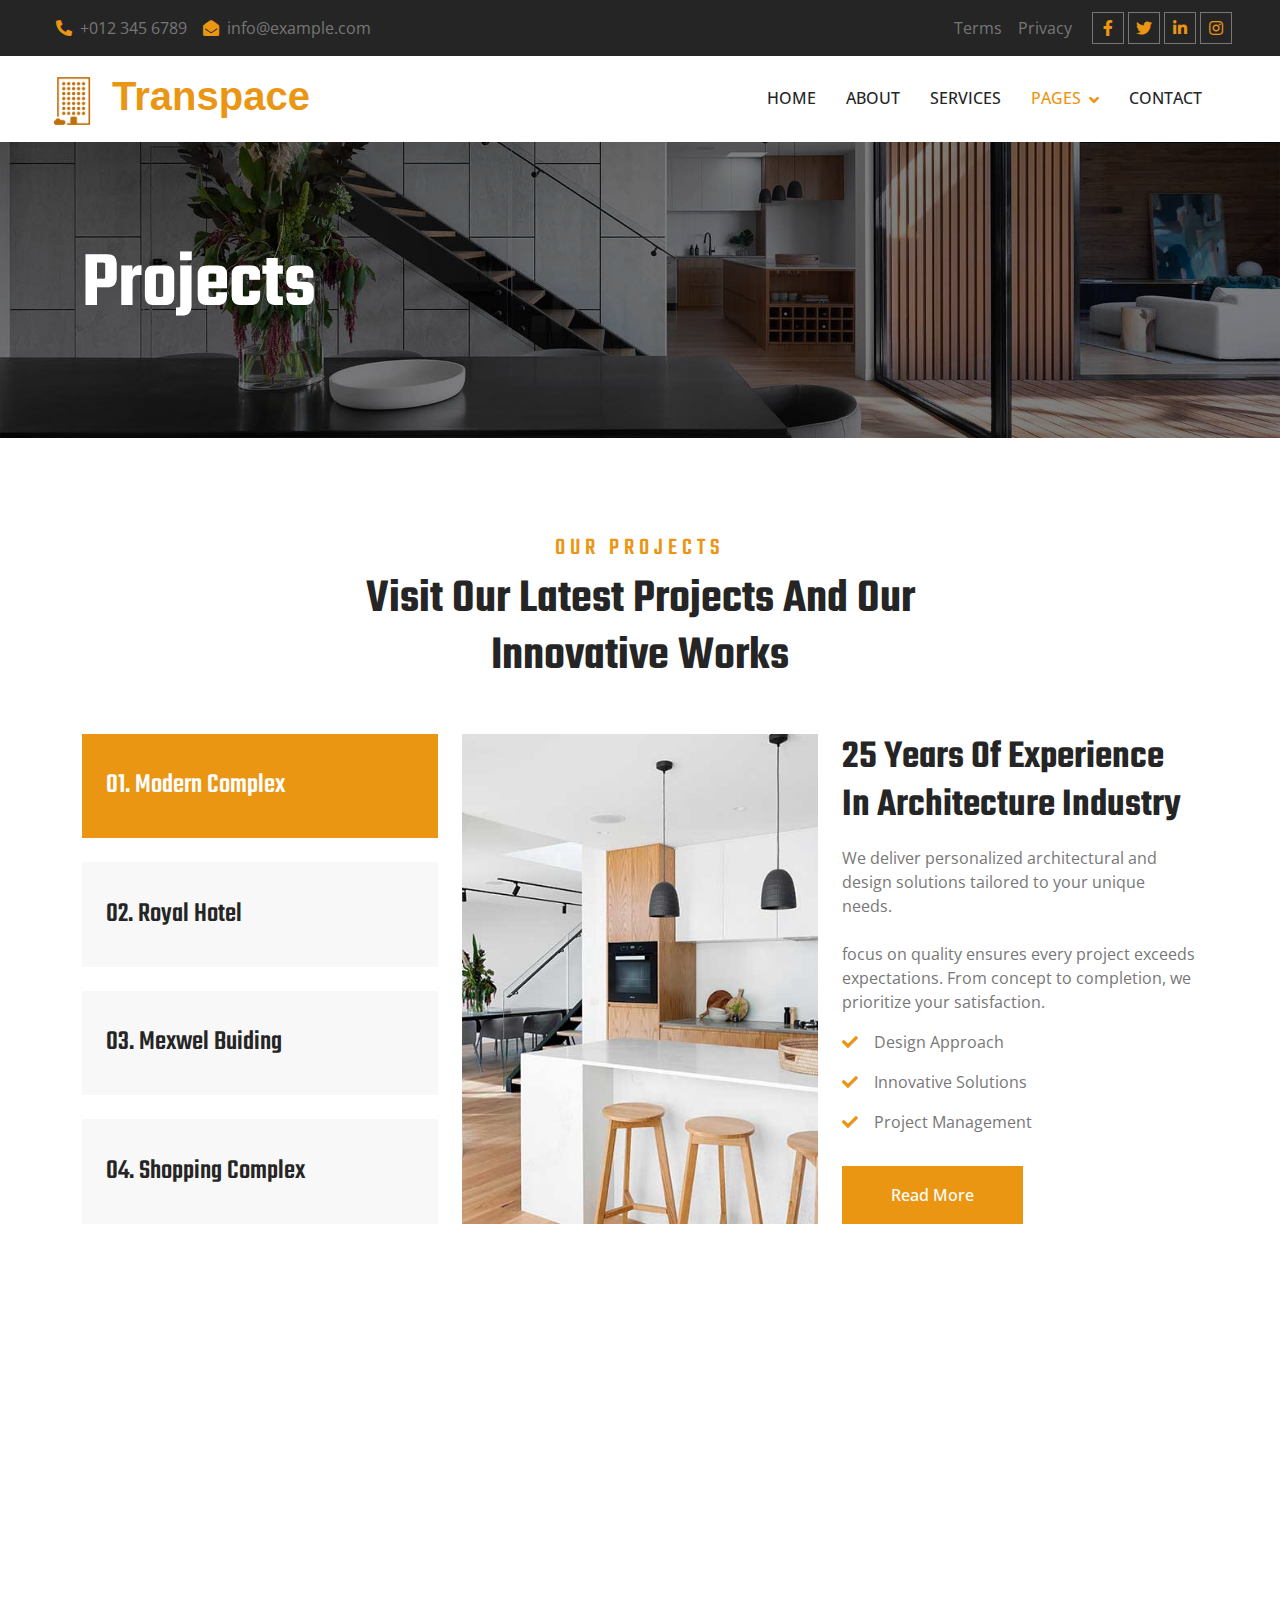
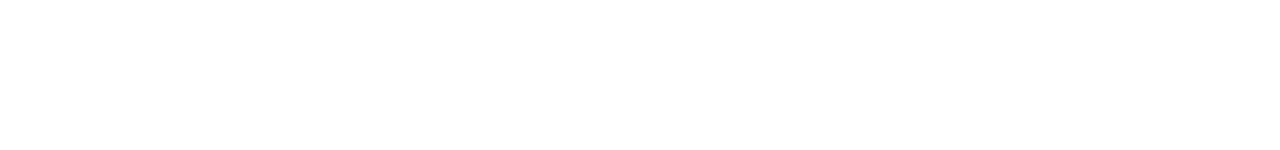
<file: project.html>
<!DOCTYPE html>
<html lang="en">

<head>
    <meta charset="utf-8">
    <link rel="shortcut icon" type="image/png" href="./img/icons/favicon-16x16.png">
    <title>Transpace Working Studio</title>
    <meta content="width=device-width, initial-scale=1.0" name="viewport">
    <meta content="" name="keywords">
    <meta content="" name="description">

    <!-- Favicon -->
    <link href="img/favicon.ico" rel="icon">

    <!-- Google Web Fonts -->
    <link rel="preconnect" href="https://fonts.googleapis.com">
    <link rel="preconnect" href="https://fonts.gstatic.com" crossorigin>
    <link href="https://fonts.googleapis.com/css2?family=Open+Sans:wght@400;500;600&family=Teko:wght@400;500;600&display=swap" rel="stylesheet">

    <!-- Icon Font Stylesheet -->
    <link href="https://cdnjs.cloudflare.com/ajax/libs/font-awesome/5.10.0/css/all.min.css" rel="stylesheet">
    <link href="https://cdn.jsdelivr.net/npm/bootstrap-icons@1.4.1/font/bootstrap-icons.css" rel="stylesheet">

    <!-- Libraries Stylesheet -->
    <link href="lib/animate/animate.min.css" rel="stylesheet">
    <link href="lib/owlcarousel/assets/owl.carousel.min.css" rel="stylesheet">
    <link href="lib/tempusdominus/css/tempusdominus-bootstrap-4.min.css" rel="stylesheet" />

    <!-- Customized Bootstrap Stylesheet -->
    <link href="css/bootstrap.min.css" rel="stylesheet">

    <!-- Template Stylesheet -->
    <link href="css/style.css" rel="stylesheet">
</head>

<body>
    <!-- Spinner Start -->
    <div id="spinner" class="show bg-white position-fixed translate-middle w-100 vh-100 top-50 start-50 d-flex align-items-center justify-content-center">
        <div class="spinner-border position-relative text-primary" style="width: 6rem; height: 6rem;" role="status"></div>
        <img class="position-absolute top-50 start-50 translate-middle" src="img/icons/building-48.png" alt="Icon">
    </div>
    <!-- Spinner End -->


    <!-- Topbar Start -->
    <div class="container-fluid bg-dark p-0 wow fadeIn" data-wow-delay="0.1s">
        <div class="row gx-0 d-none d-lg-flex">
            <div class="col-lg-7 px-5 text-start">
                <div class="h-100 d-inline-flex align-items-center py-3 me-3">
                    <a class="text-body px-2" href="tel:+0123456789"><i class="fa fa-phone-alt text-primary me-2"></i>+012 345 6789</a>
                    <a class="text-body px-2" href="mailto:info@example.com"><i class="fa fa-envelope-open text-primary me-2"></i>info@example.com</a>
                </div>
            </div>
            <div class="col-lg-5 px-5 text-end">
                <div class="h-100 d-inline-flex align-items-center py-3 me-2">
                    <a class="text-body px-2" href="terms&c">Terms</a>
                    <a class="text-body px-2" href="terms&c">Privacy</a>
                </div>
                <div class="h-100 d-inline-flex align-items-center">
                    <a class="btn btn-sm-square btn-outline-body me-1" href=""><i class="fab fa-facebook-f"></i></a>
                    <a class="btn btn-sm-square btn-outline-body me-1" href=""><i class="fab fa-twitter"></i></a>
                    <a class="btn btn-sm-square btn-outline-body me-1" href=""><i class="fab fa-linkedin-in"></i></a>
                    <a class="btn btn-sm-square btn-outline-body me-0" href=""><i class="fab fa-instagram"></i></a>
                </div>
            </div>
        </div>
    </div>
    <!-- Topbar End -->


    <!-- Navbar Start -->
    <nav class="navbar navbar-expand-lg bg-white navbar-light sticky-top py-lg-0 px-lg-5 wow fadeIn" data-wow-delay="0.1s">
        <a href="index.html" class="navbar-brand ms-4 ms-lg-0">
            <h1 class="text-primary m-0"><img class="me-3" src="img/icons/building-48.png" alt="Icon"><span style="font-family: Rubik,Arial, Helvetica;">Transpace</span></h1>
        </a>
        <button type="button" class="navbar-toggler me-4" data-bs-toggle="collapse" data-bs-target="#navbarCollapse">
            <span class="navbar-toggler-icon"></span>
        </button>
        <div class="collapse navbar-collapse" id="navbarCollapse">
            <div class="navbar-nav ms-auto p-4 p-lg-0">
                <a href="index.html" class="nav-item nav-link">Home</a>
                <a href="about" class="nav-item nav-link">About</a>
                <a href="service" class="nav-item nav-link">Services</a>
                <div class="nav-item dropdown">
                    <a href="#" class="nav-link dropdown-toggle active" data-bs-toggle="dropdown">Pages</a>
                    <div class="dropdown-menu border-0 m-0">
                        <a href="feature" class="dropdown-item">Our Features</a>
                        <a href="project" class="dropdown-item">Our Projects</a>
                        <a href="team" class="dropdown-item">Team Members</a>
                        <a href="appointment" class="dropdown-item">Appointment</a>
                        <a href="testimonial" class="dropdown-item">Testimonial</a>
                        <a href="interior" class="dropdown-item">Interior</a>
                    </div>
                </div>
                <a href="contact" class="nav-item nav-link">Contact</a>
            <!-- </div>
            <a href="" class="btn btn-primary py-2 px-4 d-none d-lg-block">Appointment</a>
        </div> -->
    </nav>
    <!-- Navbar End -->


    <!-- Page Header Start -->
    <div class="container-fluid page-header py-5 mb-5 wow fadeIn" data-wow-delay="0.1s">
        <div class="container py-5">
            <h1 class="display-1 text-white animated slideInDown">Projects</h1>
            <nav aria-label="breadcrumb animated slideInDown">
                <!-- <ol class="breadcrumb text-uppercase mb-0">
                    <li class="breadcrumb-item"><a class="text-white" href="#">Home</a></li>
                    <li class="breadcrumb-item"><a class="text-white" href="#">Pages</a></li>
                    <li class="breadcrumb-item text-primary active" aria-current="page">Projects</li>
                </ol> -->
            </nav>
        </div>
    </div>
    <!-- Page Header End -->


    <!-- Project Start -->
    <div class="container-xxl project py-5">
        <div class="container">
            <div class="text-center mx-auto mb-5 wow fadeInUp" data-wow-delay="0.1s" style="max-width: 600px;">
                <h4 class="section-title">Our Projects</h4>
                <h1 class="display-5 mb-4">Visit Our Latest Projects And Our Innovative Works</h1>
            </div>
            <div class="row g-4 wow fadeInUp" data-wow-delay="0.3s">
                <div class="col-lg-4">
                    <div class="nav nav-pills d-flex justify-content-between w-100 h-100 me-4">
                        <button class="nav-link w-100 d-flex align-items-center text-start p-4 mb-4 active" data-bs-toggle="pill" data-bs-target="#tab-pane-1" type="button">
                            <h3 class="m-0">01. Modern Complex</h3>
                        </button>
                        <button class="nav-link w-100 d-flex align-items-center text-start p-4 mb-4" data-bs-toggle="pill" data-bs-target="#tab-pane-2" type="button">
                            <h3 class="m-0">02. Royal Hotel</h3>
                        </button>
                        <button class="nav-link w-100 d-flex align-items-center text-start p-4 mb-4" data-bs-toggle="pill" data-bs-target="#tab-pane-3" type="button">
                            <h3 class="m-0">03. Mexwel Buiding</h3>
                        </button>
                        <button class="nav-link w-100 d-flex align-items-center text-start p-4 mb-0" data-bs-toggle="pill" data-bs-target="#tab-pane-4" type="button">
                            <h3 class="m-0">04. Shopping Complex</h3>
                        </button>
                    </div>
                </div>
                <div class="col-lg-8">
                    <div class="tab-content w-100">
                        <div class="tab-pane fade show active" id="tab-pane-1">
                            <div class="row g-4">
                                <div class="col-md-6" style="min-height: 350px;">
                                    <div class="position-relative h-100">
                                        <img class="position-absolute img-fluid w-100 h-100" src="img/project-1.jpg"
                                            style="object-fit: cover;" alt="">
                                    </div>
                                </div>
                                <div class="col-md-6">
                                    <h1 class="mb-3">25 Years Of Experience In Architecture Industry</h1>
                                    <p class="mb-4">We deliver personalized architectural and design solutions tailored to your unique needs. </p><p> focus on quality ensures every project exceeds expectations. From concept to completion, we prioritize your satisfaction.</p>
                                    <p><i class="fa fa-check text-primary me-3"></i>Design Approach</p>
                                    <p><i class="fa fa-check text-primary me-3"></i>Innovative Solutions</p>
                                    <p><i class="fa fa-check text-primary me-3"></i>Project Management</p>
                                    <a href="" class="btn btn-primary py-3 px-5 mt-3">Read More</a>
                                </div>
                            </div>
                        </div>
                        <div class="tab-pane fade" id="tab-pane-2">
                            <div class="row g-4">
                                <div class="col-md-6" style="min-height: 350px;">
                                    <div class="position-relative h-100">
                                        <img class="position-absolute img-fluid w-100 h-100" src="img/project-2.jpg"
                                            style="object-fit: cover;" alt="">
                                    </div>
                                </div>
                                <div class="col-md-6">
                                    <h1 class="mb-3">25 Years Of Experience In Architecture Industry</h1>
                                    <p class="mb-4">We deliver personalized architectural and design solutions tailored to your unique needs. </p><p> focus on quality ensures every project exceeds expectations. From concept to completion, we prioritize your satisfaction.</p>
                                    <p><i class="fa fa-check text-primary me-3"></i>Design Approach</p>
                                    <p><i class="fa fa-check text-primary me-3"></i>Innovative Solutions</p>
                                    <p><i class="fa fa-check text-primary me-3"></i>Project Management</p>
                                    <a href="" class="btn btn-primary py-3 px-5 mt-3">Read More</a>
                                </div>
                            </div>
                        </div>
                        <div class="tab-pane fade" id="tab-pane-3">
                            <div class="row g-4">
                                <div class="col-md-6" style="min-height: 350px;">
                                    <div class="position-relative h-100">
                                        <img class="position-absolute img-fluid w-100 h-100" src="img/project-3.jpg"
                                            style="object-fit: cover;" alt="">
                                    </div>
                                </div>
                                <div class="col-md-6">
                                    <h1 class="mb-3">25 Years Of Experience In Architecture Industry</h1>
                                    <p class="mb-4">We deliver personalized architectural and design solutions tailored to your unique needs. </p><p> focus on quality ensures every project exceeds expectations. From concept to completion, we prioritize your satisfaction.</p>
                                    <p><i class="fa fa-check text-primary me-3"></i>Design Approach</p>
                                    <p><i class="fa fa-check text-primary me-3"></i>Innovative Solutions</p>
                                    <p><i class="fa fa-check text-primary me-3"></i>Project Management</p>
                                    <a href="" class="btn btn-primary py-3 px-5 mt-3">Read More</a>
                                </div>
                            </div>
                        </div>
                        <div class="tab-pane fade" id="tab-pane-4">
                            <div class="row g-4">
                                <div class="col-md-6" style="min-height: 350px;">
                                    <div class="position-relative h-100">
                                        <img class="position-absolute img-fluid w-100 h-100" src="img/project-4.jpg"
                                            style="object-fit: cover;" alt="">
                                    </div>
                                </div>
                                <div class="col-md-6">
                                    <h1 class="mb-3">25 Years Of Experience In Architecture Industry</h1>
                                    <p class="mb-4">We deliver personalized architectural and design solutions tailored to your unique needs. </p><p> focus on quality ensures every project exceeds expectations. From concept to completion, we prioritize your satisfaction.</p>
                                    <p><i class="fa fa-check text-primary me-3"></i>Design Approach</p>
                                    <p><i class="fa fa-check text-primary me-3"></i>Innovative Solutions</p>
                                    <p><i class="fa fa-check text-primary me-3"></i>Project Management</p>
                                    <a href="" class="btn btn-primary py-3 px-5 mt-3">Read More</a>
                                </div>
                            </div>
                        </div>
                    </div>
                </div>
            </div>
        </div>
    </div>
    <!-- Project End -->
        

    <!-- Footer Start -->
    <div class="container-fluid bg-dark text-body footer mt-5 pt-5 px-0 wow fadeIn" data-wow-delay="0.1s">
        <div class="container py-5">
            <div class="row g-5">
                <div class="col-lg-3 col-md-6">
                    <h3 class="text-light mb-4">Address</h3>
                    <p class="mb-2"><i class="fa fa-map-marker-alt text-primary me-3"></i>123 Street, New York, USA</p>
                    <p class="mb-2"><i class="fa fa-phone-alt text-primary me-3"></i>+012 345 67890</p>
                    <p class="mb-2"><i class="fa fa-envelope text-primary me-3"></i>info@example.com</p>
                    <div class="d-flex pt-2">
                        <a class="btn btn-square btn-outline-body me-1" href=""><i class="fab fa-twitter"></i></a>
                        <a class="btn btn-square btn-outline-body me-1" href=""><i class="fab fa-facebook-f"></i></a>
                        <a class="btn btn-square btn-outline-body me-1" href=""><i class="fab fa-youtube"></i></a>
                        <a class="btn btn-square btn-outline-body me-0" href=""><i class="fab fa-linkedin-in"></i></a>
                    </div>
                </div>
                <div class="col-lg-3 col-md-6">
                    <h3 class="text-light mb-4">Services</h3>
                    <a class="btn btn-link" href="">Architecture</a>
                    <a class="btn btn-link" href="">3D Animation</a>
                    <a class="btn btn-link" href="">House Planning</a>
                    <a class="btn btn-link" href="">Interior Design</a>
                    <a class="btn btn-link" href="">Construction</a>
                </div>
                <div class="col-lg-3 col-md-6">
                    <h3 class="text-light mb-4">Quick Links</h3>
                    <a class="btn btn-link" href="">About Us</a>
                    <a class="btn btn-link" href="">Contact Us</a>
                    <a class="btn btn-link" href="">Our Services</a>
                    <a class="btn btn-link" href="">Terms & Condition</a>
                    <a class="btn btn-link" href="">Support</a>
                </div>
                <div class="col-lg-3 col-md-6">
                    <h3 class="text-light mb-4">Transpace</h3>
                    <div class="position-relative mx-auto" style="max-width: 400px;">
                        <img src="img/tws.png" alt="" width="150px" style="display: flex;">
                    </div>
                </div>
            </div>
        </div>
        <div class="container-fluid copyright">
            <div class="container">
                <div class="row">
                    <div class="col-md-6 text-center text-md-start mb-3 mb-md-0">
                        &copy; <span id="currentYear"></span> <a href="#">Transpace Working Studio</a> All Right Reserved.
                    </div>
                    <div class="col-md-6 text-center text-md-end">
                        <!--/*** This template is free as long as you keep the footer author’s credit link/attribution link/backlink. If you'd like to use the template without the footer author’s credit link/attribution link/backlink, you can purchase the Credit Removal License from "https://htmlcodex.com/credit-removal". Thank you for your support. ***/-->
                        Developed By <a href="https://github.com/7-rahul-rai" target="_blank">Rahul Rai</a>
                    </div>
                </div>
            </div>
        </div>
    </div>
    <!-- Footer End -->


    <!-- Back to Top -->
    <!-- <a href="#" class="btn btn-lg btn-primary btn-lg-square back-to-top"><i class="bi bi-arrow-up"></i></a> -->


    <!-- JavaScript Libraries -->
    <script src="https://code.jquery.com/jquery-3.4.1.min.js"></script>
    <script src="https://cdn.jsdelivr.net/npm/bootstrap@5.0.0/dist/js/bootstrap.bundle.min.js"></script>
    <script src="lib/wow/wow.min.js"></script>
    <script src="lib/easing/easing.min.js"></script>
    <script src="lib/waypoints/waypoints.min.js"></script>
    <script src="lib/counterup/counterup.min.js"></script>
    <script src="lib/owlcarousel/owl.carousel.min.js"></script>
    <script src="lib/tempusdominus/js/moment.min.js"></script>
    <script src="lib/tempusdominus/js/moment-timezone.min.js"></script>
    <script src="lib/tempusdominus/js/tempusdominus-bootstrap-4.min.js"></script>

    <!-- Template Javascript -->
    <script src="js/main.js"></script>
    <script src="js/year.js"></script>
</body>

</html>
</file>
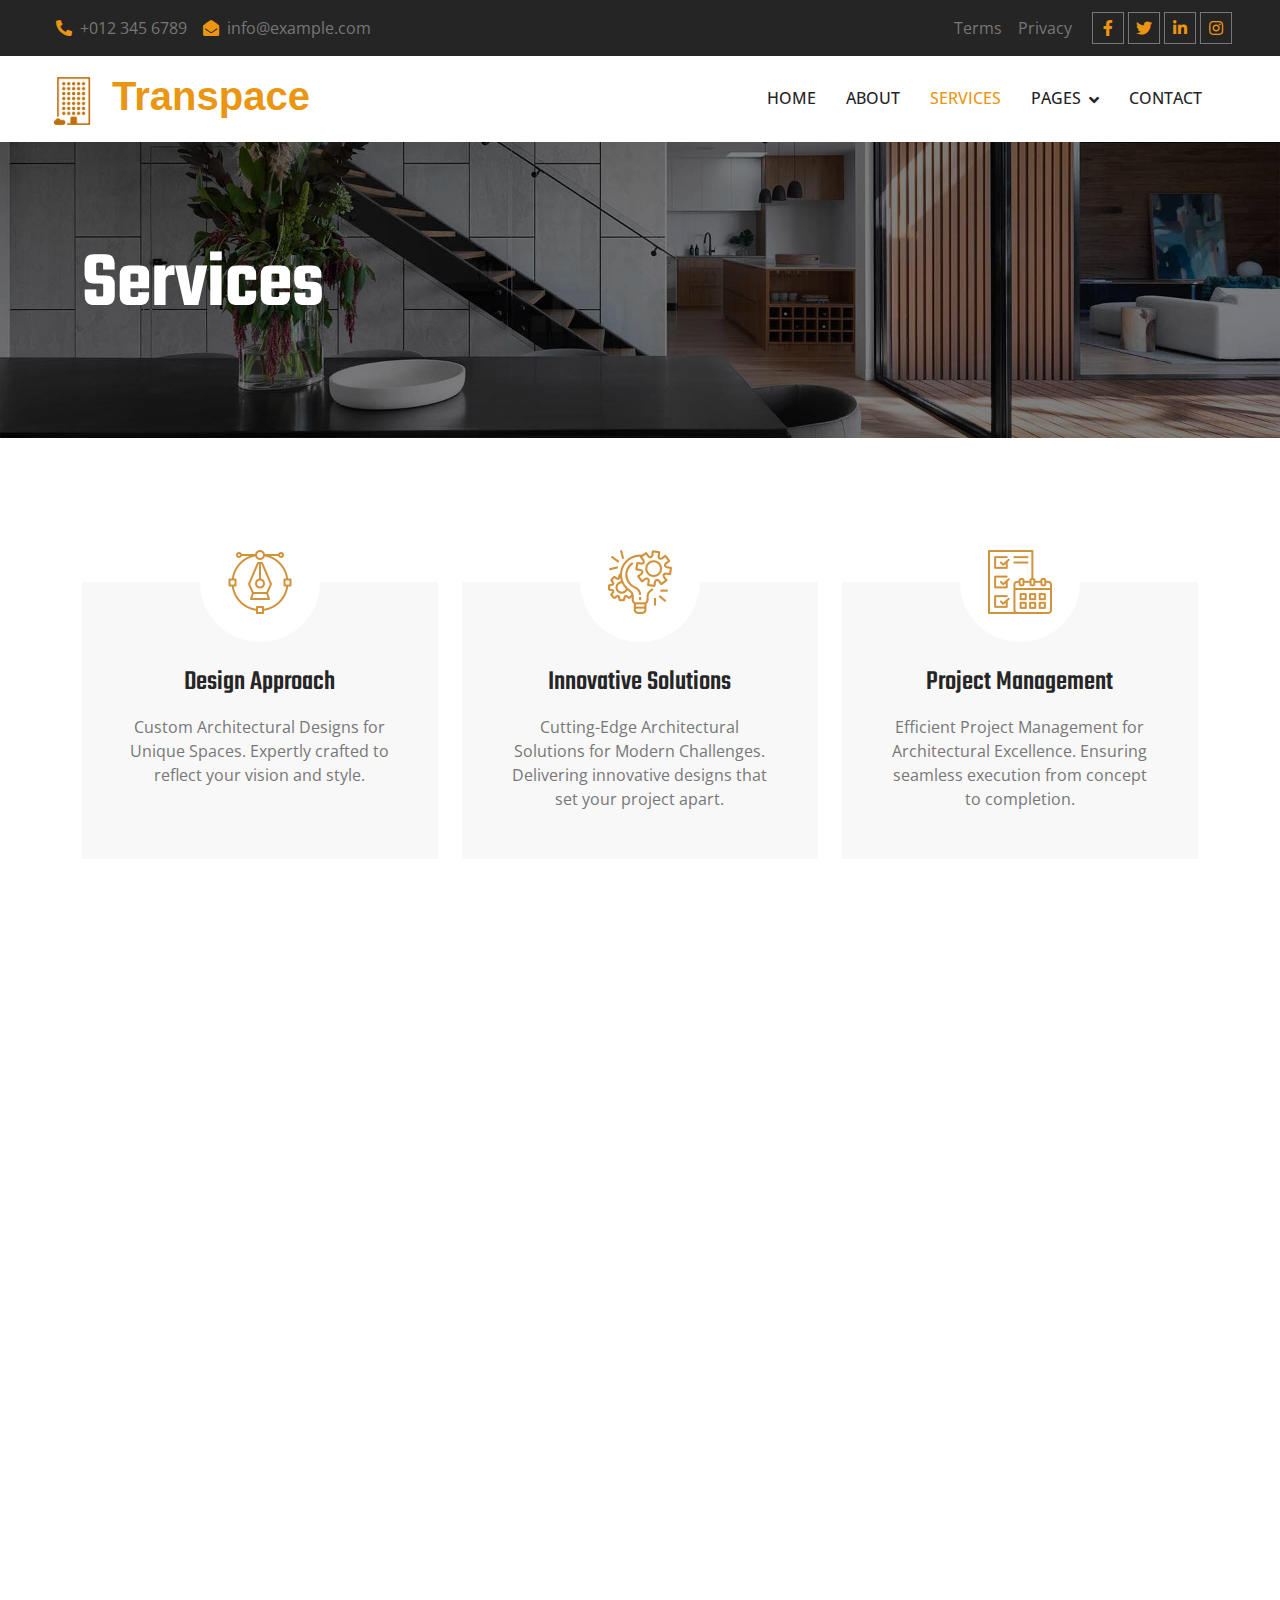
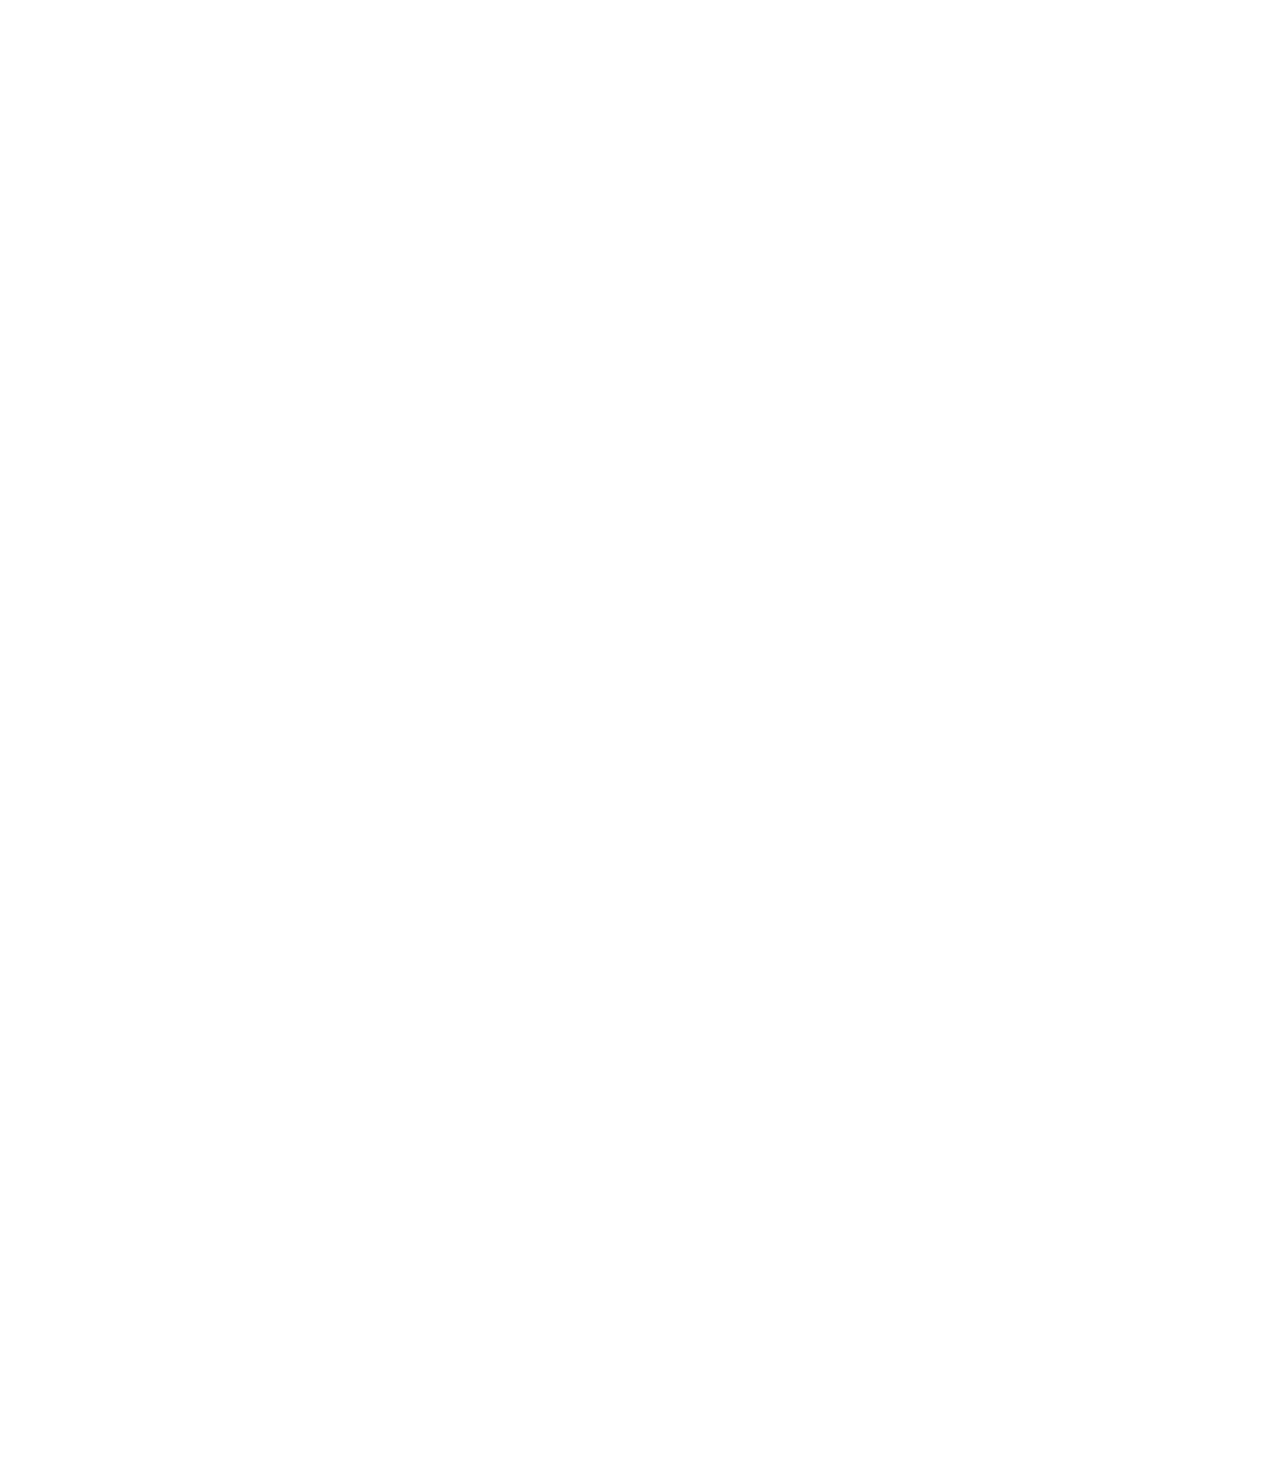
<file: service.html>
<!DOCTYPE html>
<html lang="en">

<head>
    <meta charset="utf-8">
    <link rel="shortcut icon" type="image/png" href="./img/icons/favicon-16x16.png">
    <title>TWS Services</title>
    <meta content="width=device-width, initial-scale=1.0" name="viewport">
    <meta content="" name="keywords">
    <meta content="" name="description">

    <!-- Favicon -->
    <link href="img/favicon.ico" rel="icon">

    <!-- Google Web Fonts -->
    <link rel="preconnect" href="https://fonts.googleapis.com">
    <link rel="preconnect" href="https://fonts.gstatic.com" crossorigin>
    <link href="https://fonts.googleapis.com/css2?family=Open+Sans:wght@400;500;600&family=Teko:wght@400;500;600&display=swap" rel="stylesheet">

    <!-- Icon Font Stylesheet -->
    <link href="https://cdnjs.cloudflare.com/ajax/libs/font-awesome/5.10.0/css/all.min.css" rel="stylesheet">
    <link href="https://cdn.jsdelivr.net/npm/bootstrap-icons@1.4.1/font/bootstrap-icons.css" rel="stylesheet">

    <!-- Libraries Stylesheet -->
    <link href="lib/animate/animate.min.css" rel="stylesheet">
    <link href="lib/owlcarousel/assets/owl.carousel.min.css" rel="stylesheet">
    <link href="lib/tempusdominus/css/tempusdominus-bootstrap-4.min.css" rel="stylesheet" />

    <!-- Customized Bootstrap Stylesheet -->
    <link href="css/bootstrap.min.css" rel="stylesheet">

    <!-- Template Stylesheet -->
    <link href="css/style.css" rel="stylesheet">
</head>

<body>
    <!-- Spinner Start -->
    <div id="spinner" class="show bg-white position-fixed translate-middle w-100 vh-100 top-50 start-50 d-flex align-items-center justify-content-center">
        <div class="spinner-border position-relative text-primary" style="width: 6rem; height: 6rem;" role="status"></div>
        <img class="position-absolute top-50 start-50 translate-middle" src="img/icons/building-48.png" alt="Icon">
    </div>
    <!-- Spinner End -->


    <!-- Topbar Start -->
    <div class="container-fluid bg-dark p-0 wow fadeIn" data-wow-delay="0.1s">
        <div class="row gx-0 d-none d-lg-flex">
            <div class="col-lg-7 px-5 text-start">
                <div class="h-100 d-inline-flex align-items-center py-3 me-3">
                    <a class="text-body px-2" href="tel:+0123456789"><i class="fa fa-phone-alt text-primary me-2"></i>+012 345 6789</a>
                    <a class="text-body px-2" href="mailto:info@example.com"><i class="fa fa-envelope-open text-primary me-2"></i>info@example.com</a>
                </div>
            </div>
            <div class="col-lg-5 px-5 text-end">
                <div class="h-100 d-inline-flex align-items-center py-3 me-2">
                    <a class="text-body px-2" href="terms&c">Terms</a>
                    <a class="text-body px-2" href="terms&c">Privacy</a>
                </div>
                <div class="h-100 d-inline-flex align-items-center">
                    <a class="btn btn-sm-square btn-outline-body me-1" href=""><i class="fab fa-facebook-f"></i></a>
                    <a class="btn btn-sm-square btn-outline-body me-1" href=""><i class="fab fa-twitter"></i></a>
                    <a class="btn btn-sm-square btn-outline-body me-1" href=""><i class="fab fa-linkedin-in"></i></a>
                    <a class="btn btn-sm-square btn-outline-body me-0" href=""><i class="fab fa-instagram"></i></a>
                </div>
            </div>
        </div>
    </div>
    <!-- Topbar End -->


    <!-- Navbar Start -->
    <nav class="navbar navbar-expand-lg bg-white navbar-light sticky-top py-lg-0 px-lg-5 wow fadeIn" data-wow-delay="0.1s">
        <a href="index.html" class="navbar-brand ms-4 ms-lg-0">
            <h1 class="text-primary m-0"><img class="me-3" src="img/icons/building-48.png" alt="Icon"><span style="font-family: Rubik,Arial, Helvetica;">Transpace</span></h1>
        </a>
        <button type="button" class="navbar-toggler me-4" data-bs-toggle="collapse" data-bs-target="#navbarCollapse">
            <span class="navbar-toggler-icon"></span>
        </button>
        <div class="collapse navbar-collapse" id="navbarCollapse">
            <div class="navbar-nav ms-auto p-4 p-lg-0">
                <a href="index.html" class="nav-item nav-link">Home</a>
                <a href="about" class="nav-item nav-link">About</a>
                <a href="service" class="nav-item nav-link active">Services</a>
                <div class="nav-item dropdown">
                    <a href="#" class="nav-link dropdown-toggle" data-bs-toggle="dropdown">Pages</a>
                    <div class="dropdown-menu border-0 m-0">
                        <a href="feature" class="dropdown-item">Our Features</a>
                        <a href="project" class="dropdown-item">Our Projects</a>
                        <a href="team" class="dropdown-item">Team Members</a>
                        <a href="appointment" class="dropdown-item">Appointment</a>
                        <a href="testimonial" class="dropdown-item">Testimonial</a>
                        <a href="interior" class="dropdown-item">Interior</a>
                    </div>
                </div>
                <a href="contact" class="nav-item nav-link">Contact</a>
            <!-- </div>
            <a href="" class="btn btn-primary py-2 px-4 d-none d-lg-block">Appointment</a>
        </div> -->
    </nav>
    <!-- Navbar End -->


    <!-- Page Header Start -->
    <div class="container-fluid page-header py-5 mb-5 wow fadeIn" data-wow-delay="0.1s">
        <div class="container py-5">
            <h1 class="display-1 text-white animated slideInDown">Services</h1>
            <nav aria-label="breadcrumb animated slideInDown">
                <!-- <ol class="breadcrumb text-uppercase mb-0">
                    <li class="breadcrumb-item"><a class="text-white" href="#">Home</a></li>
                    <li class="breadcrumb-item"><a class="text-white" href="#">Pages</a></li>
                    <li class="breadcrumb-item text-primary active" aria-current="page">Services</li>
                </ol> -->
            </nav>
        </div>
    </div>
    <!-- Page Header End -->


   <!-- Facts Start -->
   <div class="container-xxl py-5">
    <div class="container pt-5">
        <div class="row g-4">
            <div class="col-lg-4 col-md-6 wow fadeInUp" data-wow-delay="0.1s">
                <div class="fact-item text-center bg-light h-100 p-5 pt-0">
                    <div class="fact-icon">
                        <img src="img/icons/icon-2.png" alt="Icon">
                    </div>
                    <h3 class="mb-3">Design Approach</h3>
                    <p class="mb-0">Custom Architectural Designs for Unique Spaces.
                        Expertly crafted to reflect your vision and style.</p>
                </div>
            </div>
            <div class="col-lg-4 col-md-6 wow fadeInUp" data-wow-delay="0.3s">
                <div class="fact-item text-center bg-light h-100 p-5 pt-0">
                    <div class="fact-icon">
                        <img src="img/icons/icon-3.png" alt="Icon">
                    </div>
                    <h3 class="mb-3">Innovative Solutions</h3>
                    <p class="mb-0">Cutting-Edge Architectural Solutions for Modern Challenges.
                        Delivering innovative designs that set your project apart.</p>
                </div>
            </div>
            <div class="col-lg-4 col-md-6 wow fadeInUp" data-wow-delay="0.5s">
                <div class="fact-item text-center bg-light h-100 p-5 pt-0">
                    <div class="fact-icon">
                        <img src="img/icons/icon-4.png" alt="Icon">
                    </div>
                    <h3 class="mb-3">Project Management</h3>
                    <p class="mb-0">Efficient Project Management for Architectural Excellence.
                        Ensuring seamless execution from concept to completion. </p>
                </div>
            </div>
        </div>
    </div>
</div>
<!-- Facts End -->


    <!-- Service Start -->
    <div class="container-xxl py-5">
        <div class="container">
            <div class="text-center mx-auto mb-5 wow fadeInUp" data-wow-delay="0.1s" style="max-width: 600px;">
                <h4 class="section-title">Our Services</h4>
                <h1 class="display-5 mb-4">We Focused On Modern Architecture And Interior Design</h1>
            </div>
            <div class="row g-4">
                <div class="col-lg-4 col-md-6 wow fadeInUp" data-wow-delay="0.1s">
                    <div class="service-item d-flex position-relative text-center h-100">
                        <img class="bg-img" src="img/service-1.jpg" alt="">
                        <div class="service-text p-5">
                            <img class="mb-4" src="img/icons/icon-5.png" alt="Icon">
                            <h3 class="mb-3">Architecture</h3>
                            <p class="mb-4">Innovative architectural designs that blend style, function, and sustainability.</p>
                            <a class="btn" href=""><i class="fa fa-plus text-primary me-3"></i>Read More</a>
                        </div>
                    </div>
                </div>
                <div class="col-lg-4 col-md-6 wow fadeInUp" data-wow-delay="0.3s">
                    <div class="service-item d-flex position-relative text-center h-100">
                        <img class="bg-img" src="img/service-2.jpg" alt="">
                        <div class="service-text p-5">
                            <img class="mb-4" src="img/icons/icon-6.png" alt="Icon">
                            <h3 class="mb-3">3D Animation</h3>
                            <p class="mb-4">Immersive 3D architectural animations that bring your vision to life before construction begins.</p>
                            <a class="btn" href=""><i class="fa fa-plus text-primary me-3"></i>Read More</a>
                        </div>
                    </div>
                </div>
                <div class="col-lg-4 col-md-6 wow fadeInUp" data-wow-delay="0.5s">
                    <div class="service-item d-flex position-relative text-center h-100">
                        <img class="bg-img" src="img/service-3.jpg" alt="">
                        <div class="service-text p-5">
                            <img class="mb-4" src="img/icons/icon-7.png" alt="Icon">
                            <h3 class="mb-3">House Planning</h3>
                            <p class="mb-4">Expert house planning services tailored to maximize space, comfort, and aesthetic appeal.</p>
                            <a class="btn" href=""><i class="fa fa-plus text-primary me-3"></i>Read More</a>
                        </div>
                    </div>
                </div>
                <div class="col-lg-4 col-md-6 wow fadeInUp" data-wow-delay="0.1s">
                    <div class="service-item d-flex position-relative text-center h-100">
                        <img class="bg-img" src="img/service-4.jpg" alt="">
                        <div class="service-text p-5">
                            <img class="mb-4" src="img/icons/icon-8.png" alt="Icon">
                            <h3 class="mb-3">Interior Design</h3>
                            <p class="mb-4">Bespoke interior design solutions that transform spaces into stylish, functional environments.</p>
                            <a class="btn" href=""><i class="fa fa-plus text-primary me-3"></i>Read More</a>
                        </div>
                    </div>
                </div>
                <div class="col-lg-4 col-md-6 wow fadeInUp" data-wow-delay="0.3s">
                    <div class="service-item d-flex position-relative text-center h-100">
                        <img class="bg-img" src="img/service-5.jpg" alt="">
                        <div class="service-text p-5">
                            <img class="mb-4" src="img/icons/icon-9.png" alt="Icon">
                            <h3 class="mb-3">Renovation</h3>
                            <p class="mb-4">Seamless renovation services that modernize and enhance your existing spaces with precision.</p>
                            <a class="btn" href=""><i class="fa fa-plus text-primary me-3"></i>Read More</a>
                        </div>
                    </div>
                </div>
                <div class="col-lg-4 col-md-6 wow fadeInUp" data-wow-delay="0.5s">
                    <div class="service-item d-flex position-relative text-center h-100">
                        <img class="bg-img" src="img/service-6.jpg" alt="">
                        <div class="service-text p-5">
                            <img class="mb-4" src="img/icons/icon-10.png" alt="Icon">
                            <h3 class="mb-3">Construction</h3>
                            <p class="mb-4">Reliable construction services that ensure your project is built to the highest standards of quality and safety.</p>
                            <a class="btn" href=""><i class="fa fa-plus text-primary me-3"></i>Read More</a>
                        </div>
                    </div>
                </div>
            </div>
        </div>
    </div>
    <!-- Service End -->


    <!-- Testimonial Start -->
    <div class="container-xxl py-5">
        <div class="container">
            <div class="text-center mx-auto mb-5 wow fadeInUp" data-wow-delay="0.1s" style="max-width: 600px;">
                <h4 class="section-title">Testimonial</h4>
                <h1 class="display-5 mb-4">Thousands Of Customers Who Trust Us And Our Services</h1>
            </div>
            <div class="owl-carousel testimonial-carousel wow fadeInUp" data-wow-delay="0.1s">
                <div class="testimonial-item text-center" data-dot="<img class='img-fluid' src='img/testimonial-1.jpg' alt=''>">
                    <p class="fs-5">Working with Transpace was a seamless experience. Their attention to detail and creative vision transformed our space beyond what we imagined. We couldn’t be happier with the results!</p>
                    <h3>Client Name</h3>
                    <span class="text-primary">Profession</span>
                </div>
                <div class="testimonial-item text-center" data-dot="<img class='img-fluid' src='img/testimonial-2.jpg' alt=''>">
                    <p class="fs-5">The team at Transpace truly listened to our needs and delivered a design that perfectly reflects our style. Their professionalism and expertise made the entire process enjoyable and stress-free.</p>
                    <h3>Client Name</h3>
                    <span class="text-primary">Profession</span>
                </div>
                <div class="testimonial-item text-center" data-dot="<img class='img-fluid' src='img/testimonial-3.jpg' alt=''>">
                    <p class="fs-5">We were impressed by the level of communication and transparency throughout our project. Transpace brought our vision to life with precision and creativity, making our home a true work of art.</p>
                    <h3>Client Name</h3>
                    <span class="text-primary">Profession</span>
                </div>
                <div class="testimonial-item text-center" data-dot="<img class='img-fluid' src='img/testimonial-3.jpg' alt=''>">
                    <p class="fs-5">Choosing Transpace was the best decision we made for our renovation. Their experienced team provided invaluable guidance and delivered a space that is both functional and beautiful.</p>
                    <h3>Client Name</h3>
                    <span class="text-primary">Profession</span>
                </div>
            </div>      
        </div>
    </div>
    <!-- Testimonial End -->
        

    <!-- Footer Start -->
    <div class="container-fluid bg-dark text-body footer mt-5 pt-5 px-0 wow fadeIn" data-wow-delay="0.1s">
        <div class="container py-5">
            <div class="row g-5">
                <div class="col-lg-3 col-md-6">
                    <h3 class="text-light mb-4">Address</h3>
                    <p class="mb-2"><i class="fa fa-map-marker-alt text-primary me-3"></i>123 Street, New York, USA</p>
                    <p class="mb-2"><i class="fa fa-phone-alt text-primary me-3"></i>+012 345 67890</p>
                    <p class="mb-2"><i class="fa fa-envelope text-primary me-3"></i>info@example.com</p>
                    <div class="d-flex pt-2">
                        <a class="btn btn-square btn-outline-body me-1" href=""><i class="fab fa-twitter"></i></a>
                        <a class="btn btn-square btn-outline-body me-1" href=""><i class="fab fa-facebook-f"></i></a>
                        <a class="btn btn-square btn-outline-body me-1" href=""><i class="fab fa-youtube"></i></a>
                        <a class="btn btn-square btn-outline-body me-0" href=""><i class="fab fa-linkedin-in"></i></a>
                    </div>
                </div>
                <div class="col-lg-3 col-md-6">
                    <h3 class="text-light mb-4">Services</h3>
                    <a class="btn btn-link" href="">Architecture</a>
                    <a class="btn btn-link" href="">3D Animation</a>
                    <a class="btn btn-link" href="">House Planning</a>
                    <a class="btn btn-link" href="">Interior Design</a>
                    <a class="btn btn-link" href="">Construction</a>
                </div>
                <div class="col-lg-3 col-md-6">
                    <h3 class="text-light mb-4">Quick Links</h3>
                    <a class="btn btn-link" href="">About Us</a>
                    <a class="btn btn-link" href="">Contact Us</a>
                    <a class="btn btn-link" href="">Our Services</a>
                    <a class="btn btn-link" href="">Terms & Condition</a>
                    <a class="btn btn-link" href="">Support</a>
                </div>
                <div class="col-lg-3 col-md-6">
                    <h3 class="text-light mb-4">Transpace</h3>
                    <div class="position-relative mx-auto" style="max-width: 400px;">
                        <img src="img/tws.png" alt="" width="150px" style="display: flex;">
                    </div>
                </div>
            </div>
        </div>
        <div class="container-fluid copyright">
            <div class="container">
                <div class="row">
                    <div class="col-md-6 text-center text-md-start mb-3 mb-md-0">
                        &copy; <span id="currentYear"></span> <a href="#">Transpace Working Studio</a> All Right Reserved.
                    </div>
                    <div class="col-md-6 text-center text-md-end">
                        <!--/*** This template is free as long as you keep the footer author’s credit link/attribution link/backlink. If you'd like to use the template without the footer author’s credit link/attribution link/backlink, you can purchase the Credit Removal License from "https://htmlcodex.com/credit-removal". Thank you for your support. ***/-->
                        Developed By <a href="https://github.com/7-rahul-rai" target="_blank">Rahul Rai</a>
                    </div>
                </div>
            </div>
        </div>
    </div>
    <!-- Footer End -->


    <!-- Back to Top -->
    <!-- <a href="#" class="btn btn-lg btn-primary btn-lg-square back-to-top"><i class="bi bi-arrow-up"></i></a> -->


    <!-- JavaScript Libraries -->
    <script src="https://code.jquery.com/jquery-3.4.1.min.js"></script>
    <script src="https://cdn.jsdelivr.net/npm/bootstrap@5.0.0/dist/js/bootstrap.bundle.min.js"></script>
    <script src="lib/wow/wow.min.js"></script>
    <script src="lib/easing/easing.min.js"></script>
    <script src="lib/waypoints/waypoints.min.js"></script>
    <script src="lib/counterup/counterup.min.js"></script>
    <script src="lib/owlcarousel/owl.carousel.min.js"></script>
    <script src="lib/tempusdominus/js/moment.min.js"></script>
    <script src="lib/tempusdominus/js/moment-timezone.min.js"></script>
    <script src="lib/tempusdominus/js/tempusdominus-bootstrap-4.min.js"></script>

    <!-- Template Javascript -->
    <script src="js/main.js"></script>
    <script src="js/year.js"></script>
</body>

</html>
</file>
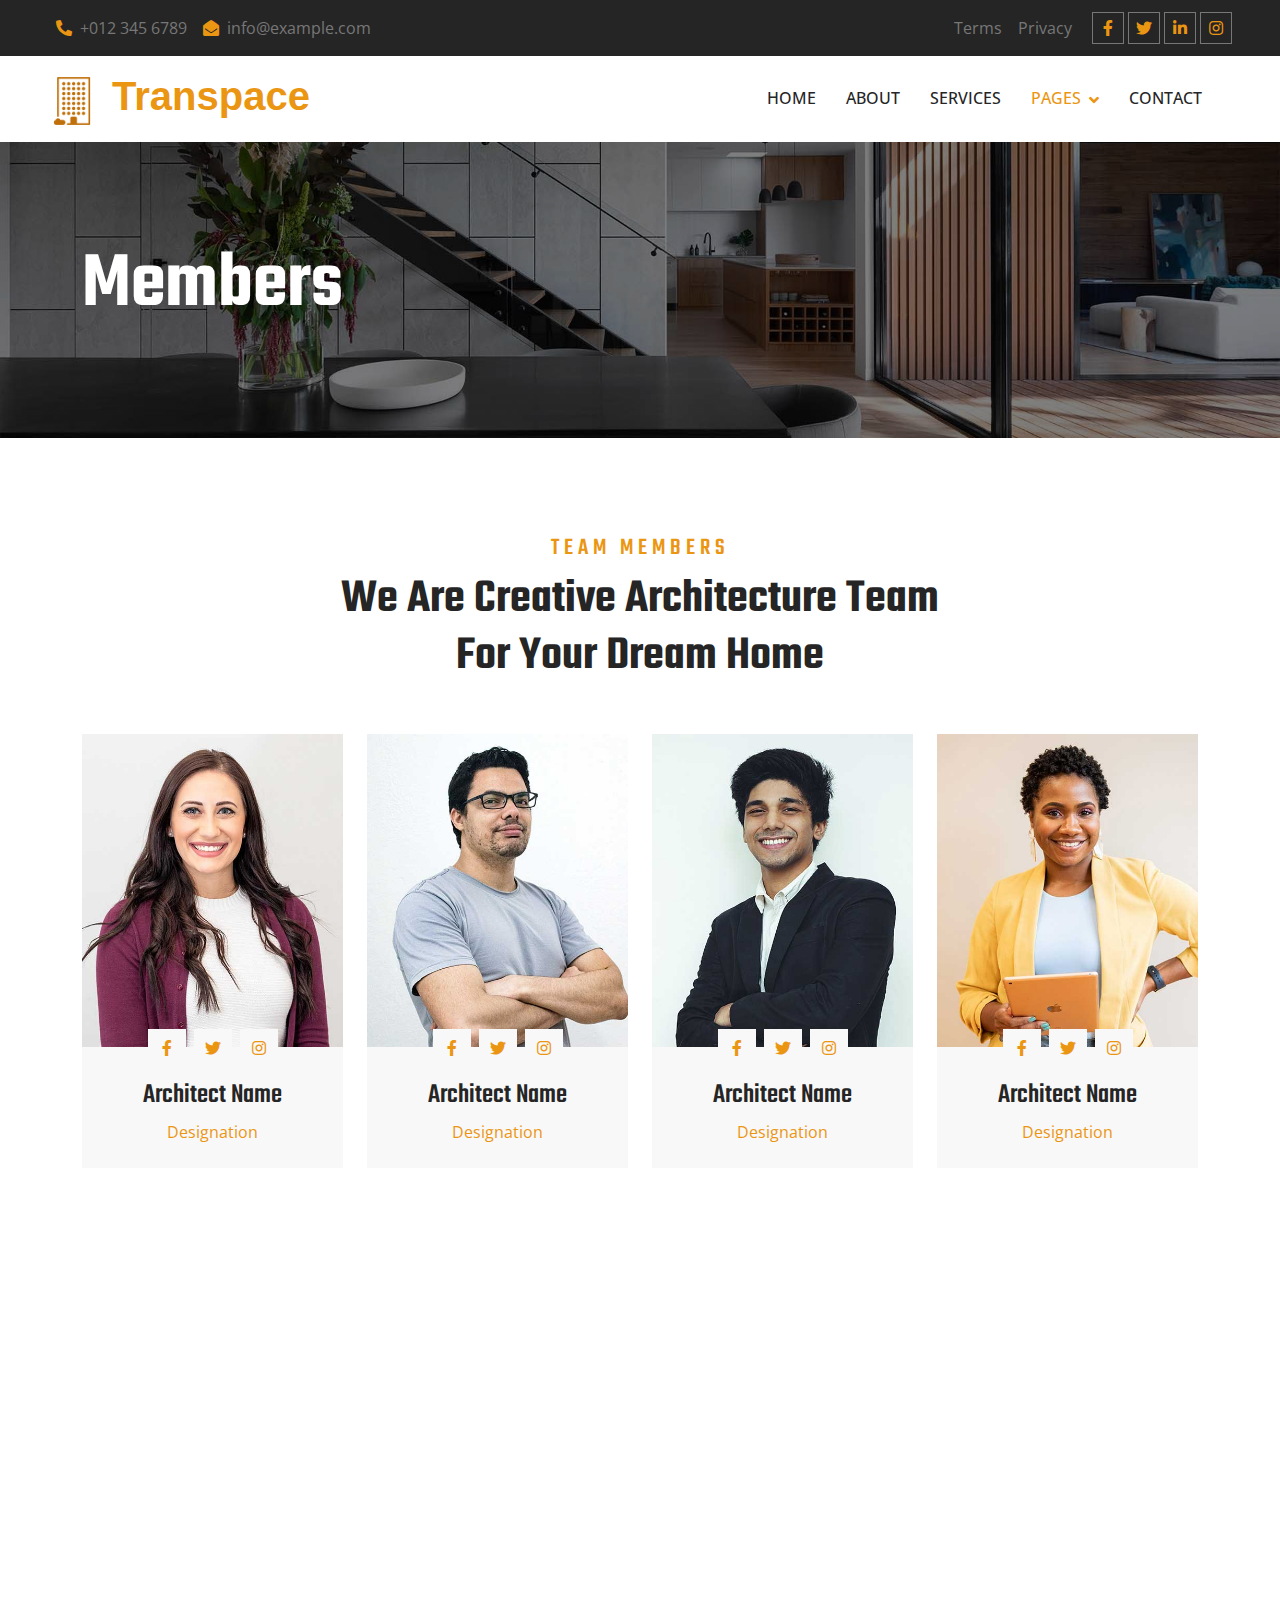
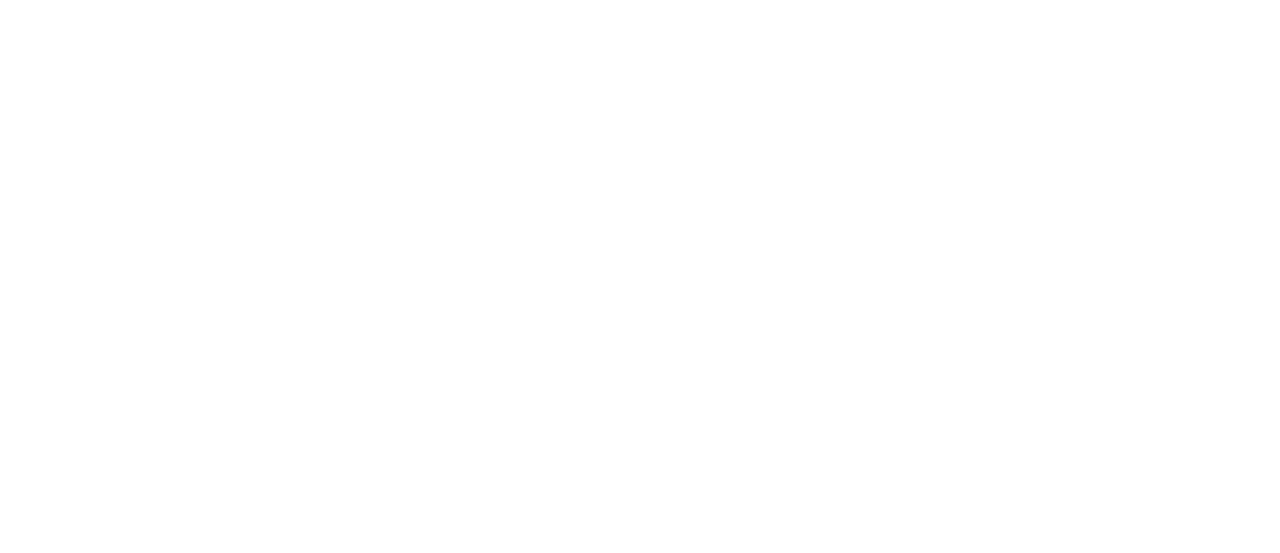
<file: team.html>
<!DOCTYPE html>
<html lang="en">

<head>
    <meta charset="utf-8">
    <link rel="shortcut icon" type="image/png" href="./img/icons/favicon-16x16.png">
    <title>TWS Members</title>
    <meta content="width=device-width, initial-scale=1.0" name="viewport">
    <meta content="" name="keywords">
    <meta content="" name="description">

    <!-- Favicon -->
    <link href="img/favicon.ico" rel="icon">

    <!-- Google Web Fonts -->
    <link rel="preconnect" href="https://fonts.googleapis.com">
    <link rel="preconnect" href="https://fonts.gstatic.com" crossorigin>
    <link href="https://fonts.googleapis.com/css2?family=Open+Sans:wght@400;500;600&family=Teko:wght@400;500;600&display=swap" rel="stylesheet">

    <!-- Icon Font Stylesheet -->
    <link href="https://cdnjs.cloudflare.com/ajax/libs/font-awesome/5.10.0/css/all.min.css" rel="stylesheet">
    <link href="https://cdn.jsdelivr.net/npm/bootstrap-icons@1.4.1/font/bootstrap-icons.css" rel="stylesheet">

    <!-- Libraries Stylesheet -->
    <link href="lib/animate/animate.min.css" rel="stylesheet">
    <link href="lib/owlcarousel/assets/owl.carousel.min.css" rel="stylesheet">
    <link href="lib/tempusdominus/css/tempusdominus-bootstrap-4.min.css" rel="stylesheet" />

    <!-- Customized Bootstrap Stylesheet -->
    <link href="css/bootstrap.min.css" rel="stylesheet">

    <!-- Template Stylesheet -->
    <link href="css/style.css" rel="stylesheet">
</head>

<body>
    <!-- Spinner Start -->
    <div id="spinner" class="show bg-white position-fixed translate-middle w-100 vh-100 top-50 start-50 d-flex align-items-center justify-content-center">
        <div class="spinner-border position-relative text-primary" style="width: 6rem; height: 6rem;" role="status"></div>
        <img class="position-absolute top-50 start-50 translate-middle" src="img/icons/building-48.png" alt="Icon">
    </div>
    <!-- Spinner End -->


    <!-- Topbar Start -->
    <div class="container-fluid bg-dark p-0 wow fadeIn" data-wow-delay="0.1s">
        <div class="row gx-0 d-none d-lg-flex">
            <div class="col-lg-7 px-5 text-start">
                <div class="h-100 d-inline-flex align-items-center py-3 me-3">
                    <a class="text-body px-2" href="tel:+0123456789"><i class="fa fa-phone-alt text-primary me-2"></i>+012 345 6789</a>
                    <a class="text-body px-2" href="mailto:info@example.com"><i class="fa fa-envelope-open text-primary me-2"></i>info@example.com</a>
                </div>
            </div>
            <div class="col-lg-5 px-5 text-end">
                <div class="h-100 d-inline-flex align-items-center py-3 me-2">
                    <a class="text-body px-2" href="terms&c">Terms</a>
                    <a class="text-body px-2" href="terms&c">Privacy</a>
                </div>
                <div class="h-100 d-inline-flex align-items-center">
                    <a class="btn btn-sm-square btn-outline-body me-1" href=""><i class="fab fa-facebook-f"></i></a>
                    <a class="btn btn-sm-square btn-outline-body me-1" href=""><i class="fab fa-twitter"></i></a>
                    <a class="btn btn-sm-square btn-outline-body me-1" href=""><i class="fab fa-linkedin-in"></i></a>
                    <a class="btn btn-sm-square btn-outline-body me-0" href=""><i class="fab fa-instagram"></i></a>
                </div>
            </div>
        </div>
    </div>
    <!-- Topbar End -->


    <!-- Navbar Start -->
    <nav class="navbar navbar-expand-lg bg-white navbar-light sticky-top py-lg-0 px-lg-5 wow fadeIn" data-wow-delay="0.1s">
        <a href="index.html" class="navbar-brand ms-4 ms-lg-0">
            <h1 class="text-primary m-0"><img class="me-3" src="img/icons/building-48.png" alt="Icon"><span style="font-family: Rubik,Arial, Helvetica;">Transpace</span></h1>
        </a>
        <button type="button" class="navbar-toggler me-4" data-bs-toggle="collapse" data-bs-target="#navbarCollapse">
            <span class="navbar-toggler-icon"></span>
        </button>
        <div class="collapse navbar-collapse" id="navbarCollapse">
            <div class="navbar-nav ms-auto p-4 p-lg-0">
                <a href="index.html" class="nav-item nav-link">Home</a>
                <a href="about" class="nav-item nav-link">About</a>
                <a href="service" class="nav-item nav-link">Services</a>
                <div class="nav-item dropdown">
                    <a href="#" class="nav-link dropdown-toggle active" data-bs-toggle="dropdown">Pages</a>
                    <div class="dropdown-menu border-0 m-0">
                        <a href="feature" class="dropdown-item">Our Features</a>
                        <a href="project" class="dropdown-item">Our Projects</a>
                        <a href="team" class="dropdown-item">Team Members</a>
                        <a href="appointment" class="dropdown-item">Appointment</a>
                        <a href="testimonial" class="dropdown-item">Testimonial</a>
                        <a href="interior" class="dropdown-item">Interior</a>
                    </div>
                </div>
                <a href="contact" class="nav-item nav-link">Contact</a>
            <!-- </div>
            <a href="" class="btn btn-primary py-2 px-4 d-none d-lg-block">Appointment</a>
        </div> -->
    </nav>
    <!-- Navbar End -->


    <!-- Page Header Start -->
    <div class="container-fluid page-header py-5 mb-5 wow fadeIn" data-wow-delay="0.1s">
        <div class="container py-5">
            <h1 class="display-1 text-white animated slideInDown">Members</h1>
            <nav aria-label="breadcrumb animated slideInDown">
                <!-- <ol class="breadcrumb text-uppercase mb-0">
                    <li class="breadcrumb-item"><a class="text-white" href="#">Home</a></li>
                    <li class="breadcrumb-item"><a class="text-white" href="#">Pages</a></li>
                    <li class="breadcrumb-item text-primary active" aria-current="page">Members</li>
                </ol> -->
            </nav>
        </div>
    </div>
    <!-- Page Header End -->


    <!-- Team Start -->
    <div class="container-xxl py-5">
        <div class="container">
            <div class="text-center mx-auto mb-5 wow fadeInUp" data-wow-delay="0.1s" style="max-width: 600px;">
                <h4 class="section-title">Team Members</h4>
                <h1 class="display-5 mb-4">We Are Creative Architecture Team For Your Dream Home</h1>
            </div>
            <div class="row g-0 team-items">
                <div class="col-lg-3 col-md-6 wow fadeInUp" data-wow-delay="0.1s">
                    <div class="team-item position-relative">
                        <div class="position-relative">
                            <img class="img-fluid" src="img/team-1.jpg" alt="">
                            <div class="team-social text-center">
                                <a class="btn btn-square" href=""><i class="fab fa-facebook-f"></i></a>
                                <a class="btn btn-square" href=""><i class="fab fa-twitter"></i></a>
                                <a class="btn btn-square" href=""><i class="fab fa-instagram"></i></a>
                            </div>
                        </div>
                        <div class="bg-light text-center p-4">
                            <h3 class="mt-2">Architect Name</h3>
                            <span class="text-primary">Designation</span>
                        </div>
                    </div>
                </div>
                <div class="col-lg-3 col-md-6 wow fadeInUp" data-wow-delay="0.3s">
                    <div class="team-item position-relative">
                        <div class="position-relative">
                            <img class="img-fluid" src="img/team-2.jpg" alt="">
                            <div class="team-social text-center">
                                <a class="btn btn-square" href=""><i class="fab fa-facebook-f"></i></a>
                                <a class="btn btn-square" href=""><i class="fab fa-twitter"></i></a>
                                <a class="btn btn-square" href=""><i class="fab fa-instagram"></i></a>
                            </div>
                        </div>
                        <div class="bg-light text-center p-4">
                            <h3 class="mt-2">Architect Name</h3>
                            <span class="text-primary">Designation</span>
                        </div>
                    </div>
                </div>
                <div class="col-lg-3 col-md-6 wow fadeInUp" data-wow-delay="0.5s">
                    <div class="team-item position-relative">
                        <div class="position-relative">
                            <img class="img-fluid" src="img/team-3.jpg" alt="">
                            <div class="team-social text-center">
                                <a class="btn btn-square" href=""><i class="fab fa-facebook-f"></i></a>
                                <a class="btn btn-square" href=""><i class="fab fa-twitter"></i></a>
                                <a class="btn btn-square" href=""><i class="fab fa-instagram"></i></a>
                            </div>
                        </div>
                        <div class="bg-light text-center p-4">
                            <h3 class="mt-2">Architect Name</h3>
                            <span class="text-primary">Designation</span>
                        </div>
                    </div>
                </div>
                <div class="col-lg-3 col-md-6 wow fadeInUp" data-wow-delay="0.7s">
                    <div class="team-item position-relative">
                        <div class="position-relative">
                            <img class="img-fluid" src="img/team-4.jpg" alt="">
                            <div class="team-social text-center">
                                <a class="btn btn-square" href=""><i class="fab fa-facebook-f"></i></a>
                                <a class="btn btn-square" href=""><i class="fab fa-twitter"></i></a>
                                <a class="btn btn-square" href=""><i class="fab fa-instagram"></i></a>
                            </div>
                        </div>
                        <div class="bg-light text-center p-4">
                            <h3 class="mt-2">Architect Name</h3>
                            <span class="text-primary">Designation</span>
                        </div>
                    </div>
                </div>
                <div class="col-lg-3 col-md-6 wow fadeInUp" data-wow-delay="0.1s">
                    <div class="team-item position-relative">
                        <div class="position-relative">
                            <img class="img-fluid" src="img/team-2.jpg" alt="">
                            <div class="team-social text-center">
                                <a class="btn btn-square" href=""><i class="fab fa-facebook-f"></i></a>
                                <a class="btn btn-square" href=""><i class="fab fa-twitter"></i></a>
                                <a class="btn btn-square" href=""><i class="fab fa-instagram"></i></a>
                            </div>
                        </div>
                        <div class="bg-light text-center p-4">
                            <h3 class="mt-2">Architect Name</h3>
                            <span class="text-primary">Designation</span>
                        </div>
                    </div>
                </div>
                <div class="col-lg-3 col-md-6 wow fadeInUp" data-wow-delay="0.3s">
                    <div class="team-item position-relative">
                        <div class="position-relative">
                            <img class="img-fluid" src="img/team-3.jpg" alt="">
                            <div class="team-social text-center">
                                <a class="btn btn-square" href=""><i class="fab fa-facebook-f"></i></a>
                                <a class="btn btn-square" href=""><i class="fab fa-twitter"></i></a>
                                <a class="btn btn-square" href=""><i class="fab fa-instagram"></i></a>
                            </div>
                        </div>
                        <div class="bg-light text-center p-4">
                            <h3 class="mt-2">Architect Name</h3>
                            <span class="text-primary">Designation</span>
                        </div>
                    </div>
                </div>
                <div class="col-lg-3 col-md-6 wow fadeInUp" data-wow-delay="0.5s">
                    <div class="team-item position-relative">
                        <div class="position-relative">
                            <img class="img-fluid" src="img/team-4.jpg" alt="">
                            <div class="team-social text-center">
                                <a class="btn btn-square" href=""><i class="fab fa-facebook-f"></i></a>
                                <a class="btn btn-square" href=""><i class="fab fa-twitter"></i></a>
                                <a class="btn btn-square" href=""><i class="fab fa-instagram"></i></a>
                            </div>
                        </div>
                        <div class="bg-light text-center p-4">
                            <h3 class="mt-2">Architect Name</h3>
                            <span class="text-primary">Designation</span>
                        </div>
                    </div>
                </div>
                <div class="col-lg-3 col-md-6 wow fadeInUp" data-wow-delay="0.7s">
                    <div class="team-item position-relative">
                        <div class="position-relative">
                            <img class="img-fluid" src="img/team-1.jpg" alt="">
                            <div class="team-social text-center">
                                <a class="btn btn-square" href=""><i class="fab fa-facebook-f"></i></a>
                                <a class="btn btn-square" href=""><i class="fab fa-twitter"></i></a>
                                <a class="btn btn-square" href=""><i class="fab fa-instagram"></i></a>
                            </div>
                        </div>
                        <div class="bg-light text-center p-4">
                            <h3 class="mt-2">Architect Name</h3>
                            <span class="text-primary">Designation</span>
                        </div>
                    </div>
                </div>
            </div>
        </div>
    </div>
    <!-- Team End -->
        

    <!-- Footer Start -->
    <div class="container-fluid bg-dark text-body footer mt-5 pt-5 px-0 wow fadeIn" data-wow-delay="0.1s">
        <div class="container py-5">
            <div class="row g-5">
                <div class="col-lg-3 col-md-6">
                    <h3 class="text-light mb-4">Address</h3>
                    <p class="mb-2"><i class="fa fa-map-marker-alt text-primary me-3"></i>123 Street, New York, USA</p>
                    <p class="mb-2"><i class="fa fa-phone-alt text-primary me-3"></i>+012 345 67890</p>
                    <p class="mb-2"><i class="fa fa-envelope text-primary me-3"></i>info@example.com</p>
                    <div class="d-flex pt-2">
                        <a class="btn btn-square btn-outline-body me-1" href=""><i class="fab fa-twitter"></i></a>
                        <a class="btn btn-square btn-outline-body me-1" href=""><i class="fab fa-facebook-f"></i></a>
                        <a class="btn btn-square btn-outline-body me-1" href=""><i class="fab fa-youtube"></i></a>
                        <a class="btn btn-square btn-outline-body me-0" href=""><i class="fab fa-linkedin-in"></i></a>
                    </div>
                </div>
                <div class="col-lg-3 col-md-6">
                    <h3 class="text-light mb-4">Services</h3>
                    <a class="btn btn-link" href="">Architecture</a>
                    <a class="btn btn-link" href="">3D Animation</a>
                    <a class="btn btn-link" href="">House Planning</a>
                    <a class="btn btn-link" href="">Interior Design</a>
                    <a class="btn btn-link" href="">Construction</a>
                </div>
                <div class="col-lg-3 col-md-6">
                    <h3 class="text-light mb-4">Quick Links</h3>
                    <a class="btn btn-link" href="">About Us</a>
                    <a class="btn btn-link" href="">Contact Us</a>
                    <a class="btn btn-link" href="">Our Services</a>
                    <a class="btn btn-link" href="">Terms & Condition</a>
                    <a class="btn btn-link" href="">Support</a>
                </div>
                <div class="col-lg-3 col-md-6">
                    <h3 class="text-light mb-4">Transpace</h3>
                    <div class="position-relative mx-auto" style="max-width: 400px;">
                        <img src="img/tws.png" alt="" width="150px" style="display: flex;">
                    </div>
                </div>
            </div>
        </div>
        <div class="container-fluid copyright">
            <div class="container">
                <div class="row">
                    <div class="col-md-6 text-center text-md-start mb-3 mb-md-0">
                        &copy; <span id="currentYear"></span> <a href="#">Transpace Working Studio</a> All Right Reserved.
                    </div>
                    <div class="col-md-6 text-center text-md-end">
                        <!--/*** This template is free as long as you keep the footer author’s credit link/attribution link/backlink. If you'd like to use the template without the footer author’s credit link/attribution link/backlink, you can purchase the Credit Removal License from "https://htmlcodex.com/credit-removal". Thank you for your support. ***/-->
                        Developed By <a href="https://github.com/7-rahul-rai" target="_blank">Rahul Rai</a>
                    </div>
                </div>
            </div>
        </div>
    </div>
    <!-- Footer End -->


    <!-- Back to Top -->
    <!-- <a href="#" class="btn btn-lg btn-primary btn-lg-square back-to-top"><i class="bi bi-arrow-up"></i></a> -->


    <!-- JavaScript Libraries -->
    <script src="https://code.jquery.com/jquery-3.4.1.min.js"></script>
    <script src="https://cdn.jsdelivr.net/npm/bootstrap@5.0.0/dist/js/bootstrap.bundle.min.js"></script>
    <script src="lib/wow/wow.min.js"></script>
    <script src="lib/easing/easing.min.js"></script>
    <script src="lib/waypoints/waypoints.min.js"></script>
    <script src="lib/counterup/counterup.min.js"></script>
    <script src="lib/owlcarousel/owl.carousel.min.js"></script>
    <script src="lib/tempusdominus/js/moment.min.js"></script>
    <script src="lib/tempusdominus/js/moment-timezone.min.js"></script>
    <script src="lib/tempusdominus/js/tempusdominus-bootstrap-4.min.js"></script>

    <!-- Template Javascript -->
    <script src="js/main.js"></script>
    <script src="js/year.js"></script>
</body>

</html>
</file>
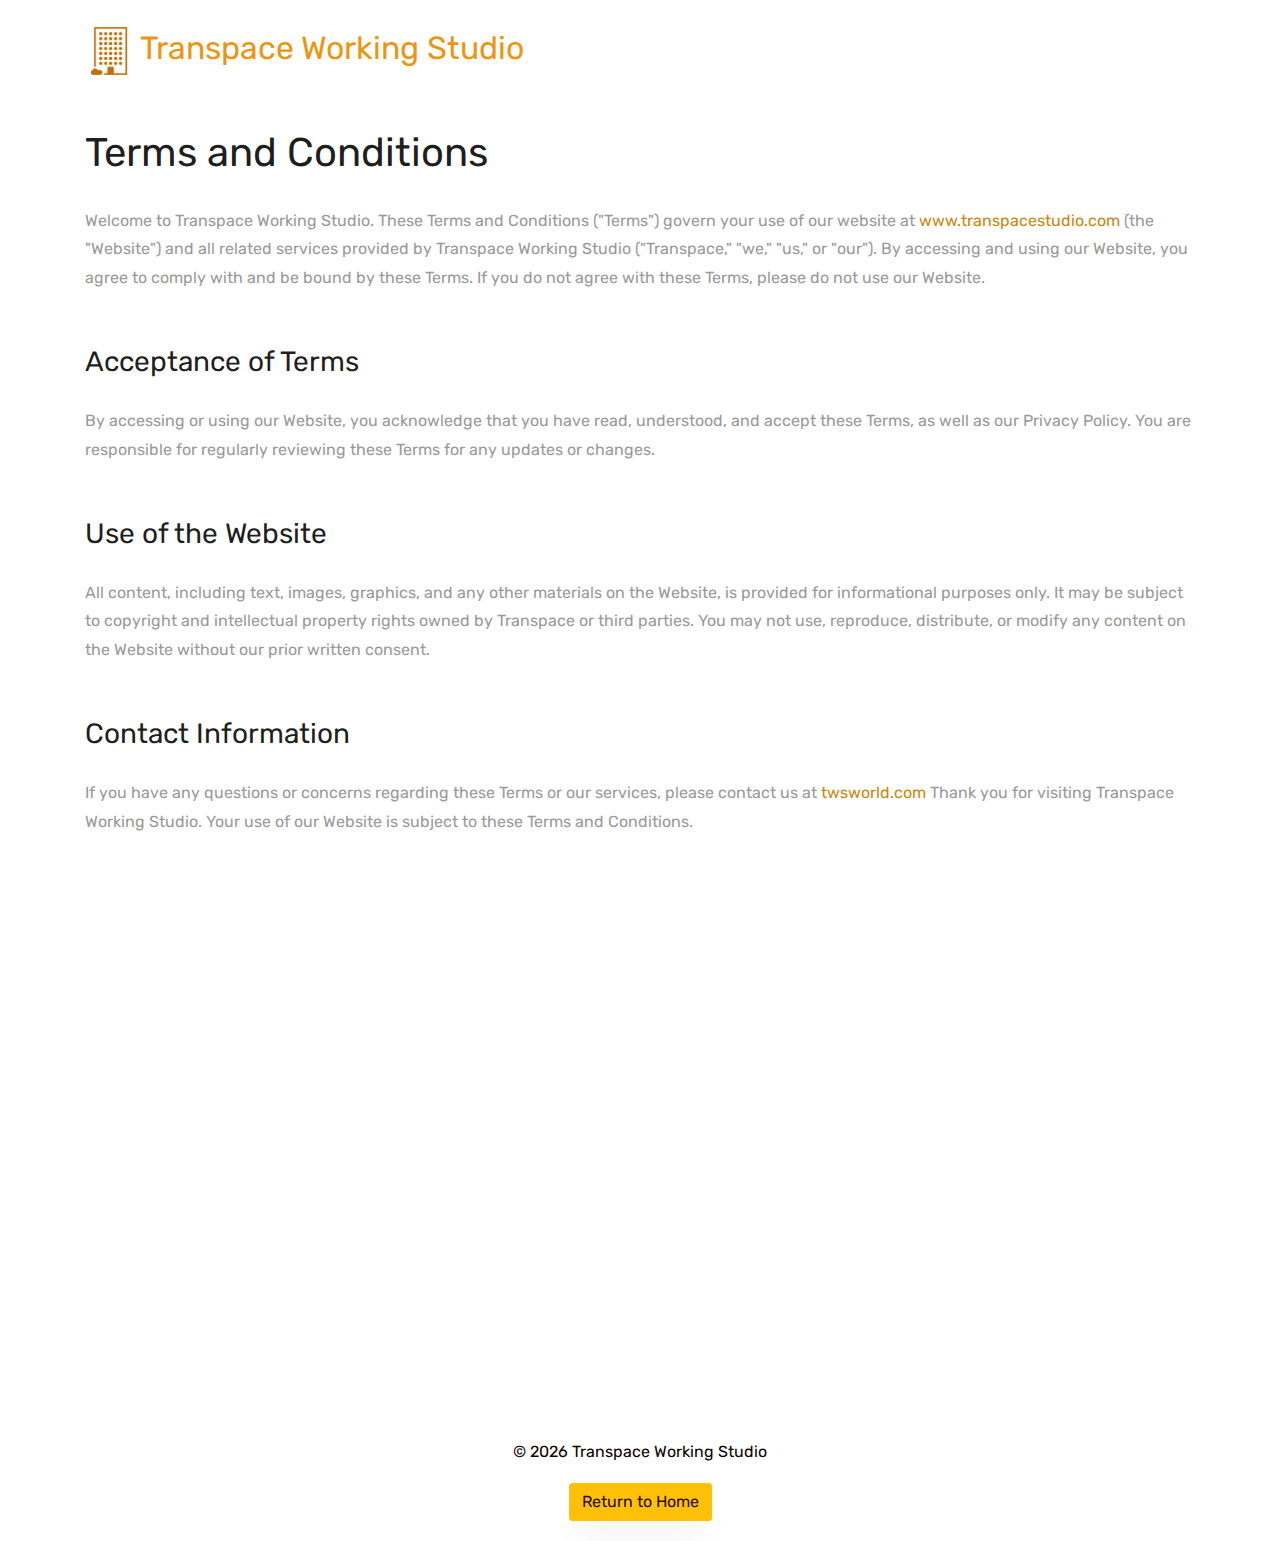
<file: terms&c.html>
<!DOCTYPE html>
<html lang="en">

<head>
	<link rel="shortcut icon" type="image/png" href="./img/icons/favicon-16x16.png">
	<title>TWS Terms & Con.</title>
	<meta charset="utf-8">
	<meta name="viewport" content="width=device-width, initial-scale=1, shrink-to-fit=no">

	<link href="https://fonts.googleapis.com/css?family=Rubik:300,400,500,700,900" rel="stylesheet">

	<link rel="stylesheet" href="square-master/css/open-iconic-bootstrap.min.css">
	<link rel="stylesheet" href="square-master/css/animate.css">

	<link rel="stylesheet" href="square-master/css/owl.carousel.min.css">
	<link rel="stylesheet" href="square-master/css/owl.theme.default.min.css">
	<link rel="stylesheet" href="square-master/css/magnific-popup.css">

	<link rel="stylesheet" href="square-master/css/aos.css">

	<link rel="stylesheet" href="square-master/css/ionicons.min.css">
	<!-- <link rel="stylesheet" href="css/style.css"> -->

	<link rel="stylesheet" href="square-master/css/flaticon.css">
	<link rel="stylesheet" href="square-master/css/icomoon.css">
	<link rel="stylesheet" href="square-master/css/style.css">
	<link href="https://cdnjs.cloudflare.com/ajax/libs/font-awesome/5.10.0/css/all.min.css" rel="stylesheet">

	<script src="https://ajax.googleapis.com/ajax/libs/jquery/3.5.1/jquery.min.js"></script>
	<script src="https://cdnjs.cloudflare.com/ajax/libs/popper.js/1.16.0/umd/popper.min.js"></script>
	<style>
		/* Custom CSS for the footer */
		.footer {
			background-color: white;
			/* Dark background color */
			color: hsl(0, 85%, 3%);
			/* Gray text color */
			padding: 20px 0;
		}

		.footer a {
			color: hsl(0, 61%, 9%);
			/* Gray link color */
		}
	</style>

</head>

<body>

	<div class="container mt-4">
		<h2 id="heading">
			<a href="index.html" class="text-decoration-none" style="color: #eb9613;">
				<span><img src="img/icons/building-48.png" alt=""></span> Transpace Working Studio
			</a>
		</h2>
	</div>

    <div class="container mt-5">
        <h1 class="mb-4">Terms and Conditions</h1>
        <p>Welcome to Transpace Working Studio. These Terms and Conditions ("Terms") govern your use of our website at <a href="https://www.transpacestudio.com" style="color: rgb(201, 135, 13);">www.transpacestudio.com</a> (the "Website") and all related services provided by Transpace Working Studio ("Transpace," "we," "us," or "our"). By accessing and using our Website, you agree to comply with and be bound by these Terms. If you do not agree with these Terms, please do not use our Website.</p>
        <!-- Add more content here following the format -->
    </div>

    <div class="container mt-5">
        <h3 class="mb-4">Acceptance of Terms</h3>
        <p>By accessing or using our Website, you acknowledge that you have read, understood, and accept these Terms, as well as our Privacy Policy. You are responsible for regularly reviewing these Terms for any updates or changes.</p>
        <!-- Add more content here following the format -->
    </div>

    <div class="container mt-5">
        <h3 class="mb-4">Use of the Website</h3>
        <p>All content, including text, images, graphics, and any other materials on the Website, is provided for informational purposes only. It may be subject to copyright and intellectual property rights owned by Transpace or third parties. You may not use, reproduce, distribute, or modify any content on the Website without our prior written consent.</p>
    </div>

    <div class="container mt-5">
        <h3 class="mb-4">Contact Information</h3>
        <p>
            If you have any questions or concerns regarding these Terms or our services, please contact us at <a href="" style="color: rgb(201, 135, 13);">twsworld.com</a>
            Thank you for visiting Transpace Working Studio. Your use of our Website is subject to these Terms and Conditions.
        </p>
    </div>

	<div class="container">
        <div class="row">
            <div class="col-md-10 offset-md-1 mt-5">
                <div class="embed-responsive embed-responsive-16by9">
                    <iframe width="560" height="315" src="https://www.youtube.com/embed/kWSHdixzMco?si=vbr_F402OiNw46vB" title="YouTube video player" frameborder="0" allow="accelerometer; autoplay; clipboard-write; encrypted-media; gyroscope; picture-in-picture; web-share" allowfullscreen></iframe>
                </div>
            </div>
        </div>
    </div>

	
        <!-- Add more content here following the format -->
    </div>

    <footer class="footer text-center">
		<div class="container">
			<p>&copy; <span id="currentYear"> </span> Transpace Working Studio</p>
			<a href="index.html" class="btn btn-warning">Return to Home</a>
		</div>
	</footer>

    <!-- Include Bootstrap JS and jQuery (optional) -->
    <script src="https://code.jquery.com/jquery-3.5.1.slim.min.js"></script>
    <script src="https://cdn.jsdelivr.net/npm/@popperjs/core@2.5.3/dist/umd/popper.min.js"></script>
    <script src="https://maxcdn.bootstrapcdn.com/bootstrap/4.5.2/js/bootstrap.min.js"></script>
    <script src="js/year.js"></script>
</body>
</html>
</file>
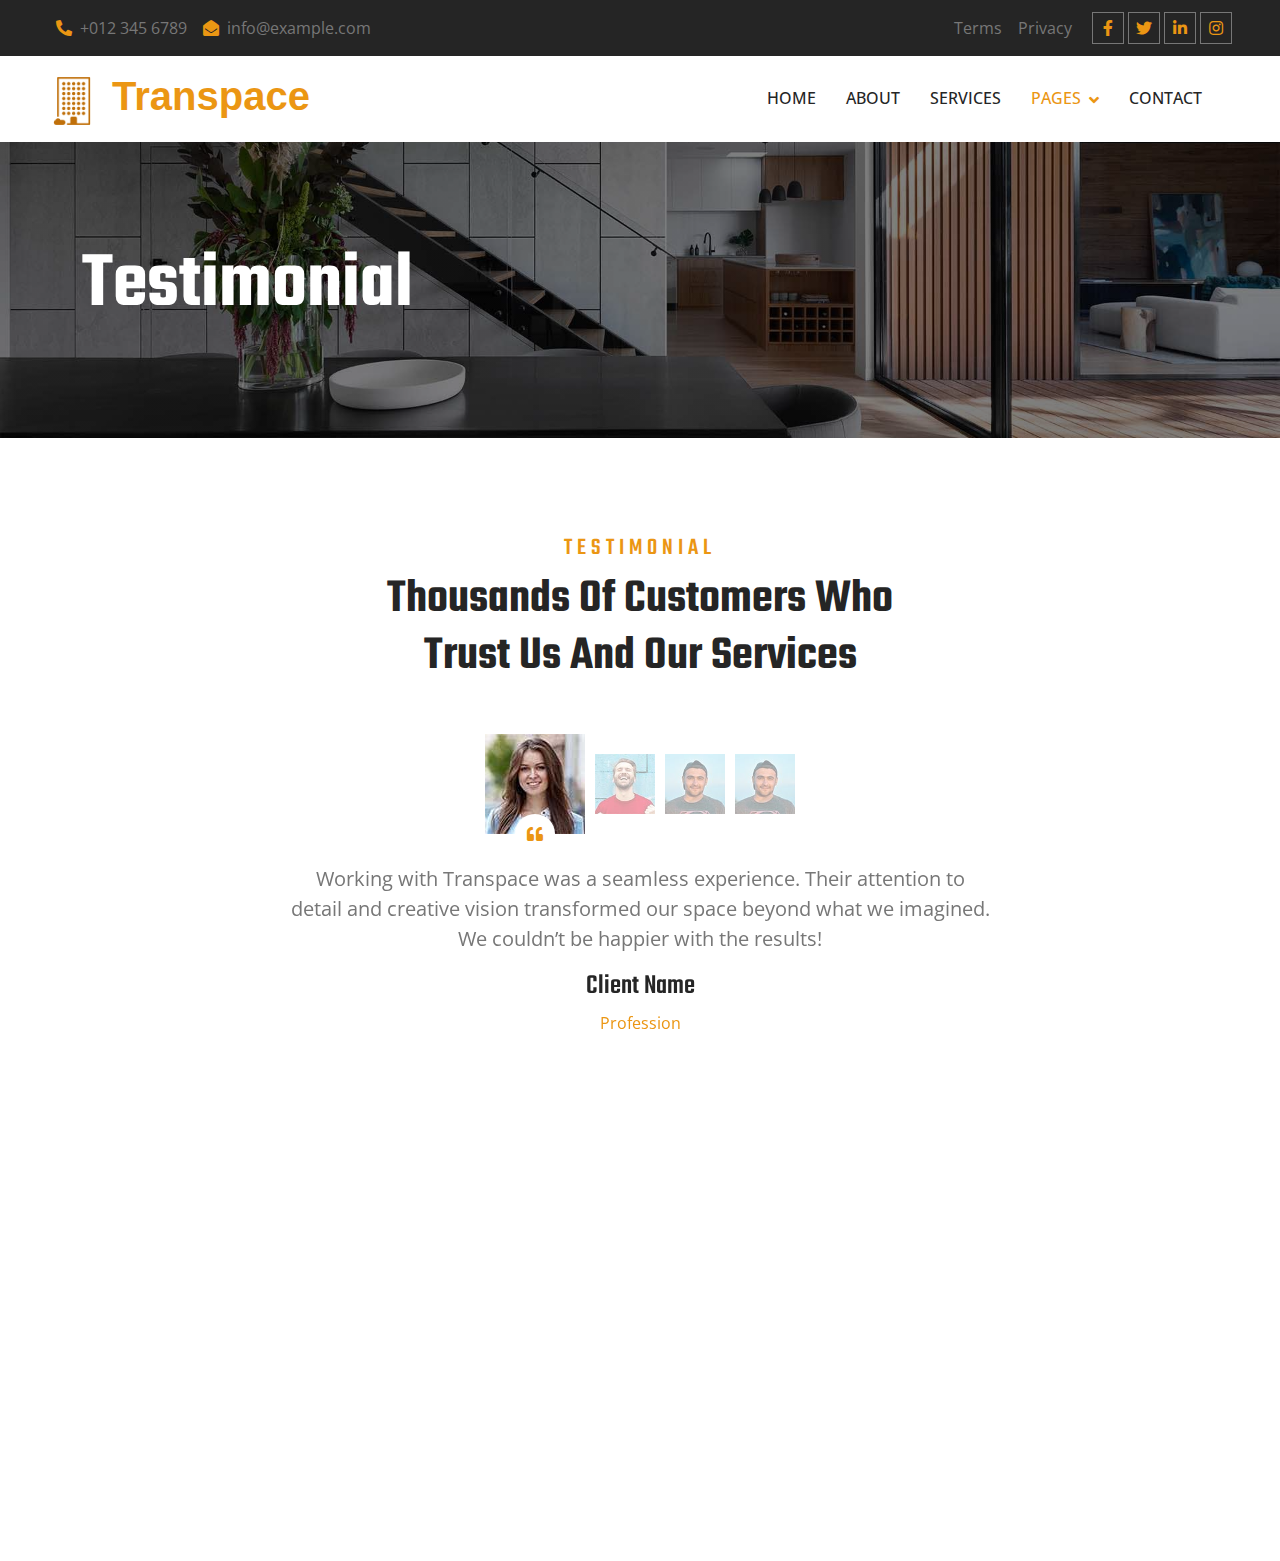
<file: testimonial.html>
<!DOCTYPE html>
<html lang="en">

<head>
    <meta charset="utf-8">
    <link rel="shortcut icon" type="image/png" href="./img/icons/favicon-16x16.png">
    <title>TWS Happy Customers</title>
    <meta content="width=device-width, initial-scale=1.0" name="viewport">
    <meta content="" name="keywords">
    <meta content="" name="description">

    <!-- Favicon -->
    <link href="img/favicon.ico" rel="icon">

    <!-- Google Web Fonts -->
    <link rel="preconnect" href="https://fonts.googleapis.com">
    <link rel="preconnect" href="https://fonts.gstatic.com" crossorigin>
    <link href="https://fonts.googleapis.com/css2?family=Open+Sans:wght@400;500;600&family=Teko:wght@400;500;600&display=swap" rel="stylesheet">

    <!-- Icon Font Stylesheet -->
    <link href="https://cdnjs.cloudflare.com/ajax/libs/font-awesome/5.10.0/css/all.min.css" rel="stylesheet">
    <link href="https://cdn.jsdelivr.net/npm/bootstrap-icons@1.4.1/font/bootstrap-icons.css" rel="stylesheet">

    <!-- Libraries Stylesheet -->
    <link href="lib/animate/animate.min.css" rel="stylesheet">
    <link href="lib/owlcarousel/assets/owl.carousel.min.css" rel="stylesheet">
    <link href="lib/tempusdominus/css/tempusdominus-bootstrap-4.min.css" rel="stylesheet" />

    <!-- Customized Bootstrap Stylesheet -->
    <link href="css/bootstrap.min.css" rel="stylesheet">

    <!-- Template Stylesheet -->
    <link href="css/style.css" rel="stylesheet">
</head>

<body>
    <!-- Spinner Start -->
    <div id="spinner" class="show bg-white position-fixed translate-middle w-100 vh-100 top-50 start-50 d-flex align-items-center justify-content-center">
        <div class="spinner-border position-relative text-primary" style="width: 6rem; height: 6rem;" role="status"></div>
        <img class="position-absolute top-50 start-50 translate-middle" src="img/icons/building-48.png" alt="Icon">
    </div>
    <!-- Spinner End -->


    <!-- Topbar Start -->
    <div class="container-fluid bg-dark p-0 wow fadeIn" data-wow-delay="0.1s">
        <div class="row gx-0 d-none d-lg-flex">
            <div class="col-lg-7 px-5 text-start">
                <div class="h-100 d-inline-flex align-items-center py-3 me-3">
                    <a class="text-body px-2" href="tel:+0123456789"><i class="fa fa-phone-alt text-primary me-2"></i>+012 345 6789</a>
                    <a class="text-body px-2" href="mailto:info@example.com"><i class="fa fa-envelope-open text-primary me-2"></i>info@example.com</a>
                </div>
            </div>
            <div class="col-lg-5 px-5 text-end">
                <div class="h-100 d-inline-flex align-items-center py-3 me-2">
                    <a class="text-body px-2" href="terms&c">Terms</a>
                    <a class="text-body px-2" href="terms&c">Privacy</a>
                </div>
                <div class="h-100 d-inline-flex align-items-center">
                    <a class="btn btn-sm-square btn-outline-body me-1" href=""><i class="fab fa-facebook-f"></i></a>
                    <a class="btn btn-sm-square btn-outline-body me-1" href=""><i class="fab fa-twitter"></i></a>
                    <a class="btn btn-sm-square btn-outline-body me-1" href=""><i class="fab fa-linkedin-in"></i></a>
                    <a class="btn btn-sm-square btn-outline-body me-0" href=""><i class="fab fa-instagram"></i></a>
                </div>
            </div>
        </div>
    </div>
    <!-- Topbar End -->


    <!-- Navbar Start -->
    <nav class="navbar navbar-expand-lg bg-white navbar-light sticky-top py-lg-0 px-lg-5 wow fadeIn" data-wow-delay="0.1s">
        <a href="index.html" class="navbar-brand ms-4 ms-lg-0">
            <h1 class="text-primary m-0"><img class="me-3" src="img/icons/building-48.png" alt="Icon"><span style="font-family: Rubik,Arial, Helvetica;">Transpace</span></h1>
        </a>
        <button type="button" class="navbar-toggler me-4" data-bs-toggle="collapse" data-bs-target="#navbarCollapse">
            <span class="navbar-toggler-icon"></span>
        </button>
        <div class="collapse navbar-collapse" id="navbarCollapse">
            <div class="navbar-nav ms-auto p-4 p-lg-0">
                <a href="index.html" class="nav-item nav-link">Home</a>
                <a href="about" class="nav-item nav-link">About</a>
                <a href="service" class="nav-item nav-link">Services</a>
                <div class="nav-item dropdown">
                    <a href="#" class="nav-link dropdown-toggle active" data-bs-toggle="dropdown">Pages</a>
                    <div class="dropdown-menu border-0 m-0">
                        <a href="feature" class="dropdown-item">Our Features</a>
                        <a href="project" class="dropdown-item">Our Projects</a>
                        <a href="team" class="dropdown-item">Team Members</a>
                        <a href="appointment" class="dropdown-item">Appointment</a>
                        <a href="testimonial" class="dropdown-item">Testimonial</a>
                        <a href="interior" class="dropdown-item">Interior</a>
                    </div>
                </div>
                <a href="contact" class="nav-item nav-link">Contact</a>
            <!-- </div>
            <a href="" class="btn btn-primary py-2 px-4 d-none d-lg-block">Appointment</a>
        </div> -->
    </nav>
    <!-- Navbar End -->


    <!-- Page Header Start -->
    <div class="container-fluid page-header py-5 mb-5 wow fadeIn" data-wow-delay="0.1s">
        <div class="container py-5">
            <h1 class="display-1 text-white animated slideInDown">Testimonial</h1>
            <nav aria-label="breadcrumb animated slideInDown">
                <!-- <ol class="breadcrumb text-uppercase mb-0">
                    <li class="breadcrumb-item"><a class="text-white" href="#">Home</a></li>
                    <li class="breadcrumb-item"><a class="text-white" href="#">Pages</a></li>
                    <li class="breadcrumb-item text-primary active" aria-current="page">Testimonial</li>
                </ol> -->
            </nav>
        </div>
    </div>
    <!-- Page Header End -->


    <!-- Testimonial Start -->
    <div class="container-xxl py-5">
        <div class="container">
            <div class="text-center mx-auto mb-5 wow fadeInUp" data-wow-delay="0.1s" style="max-width: 600px;">
                <h4 class="section-title">Testimonial</h4>
                <h1 class="display-5 mb-4">Thousands Of Customers Who Trust Us And Our Services</h1>
            </div>
            <div class="owl-carousel testimonial-carousel wow fadeInUp" data-wow-delay="0.1s">
                <div class="testimonial-item text-center" data-dot="<img class='img-fluid' src='img/testimonial-1.jpg' alt=''>">
                    <p class="fs-5">Working with Transpace was a seamless experience. Their attention to detail and creative vision transformed our space beyond what we imagined. We couldn’t be happier with the results!</p>
                    <h3>Client Name</h3>
                    <span class="text-primary">Profession</span>
                </div>
                <div class="testimonial-item text-center" data-dot="<img class='img-fluid' src='img/testimonial-2.jpg' alt=''>">
                    <p class="fs-5">The team at Transpace truly listened to our needs and delivered a design that perfectly reflects our style. Their professionalism and expertise made the entire process enjoyable and stress-free.</p>
                    <h3>Client Name</h3>
                    <span class="text-primary">Profession</span>
                </div>
                <div class="testimonial-item text-center" data-dot="<img class='img-fluid' src='img/testimonial-3.jpg' alt=''>">
                    <p class="fs-5">We were impressed by the level of communication and transparency throughout our project. Transpace brought our vision to life with precision and creativity, making our home a true work of art.</p>
                    <h3>Client Name</h3>
                    <span class="text-primary">Profession</span>
                </div>
                <div class="testimonial-item text-center" data-dot="<img class='img-fluid' src='img/testimonial-3.jpg' alt=''>">
                    <p class="fs-5">Choosing Transpace was the best decision we made for our renovation. Their experienced team provided invaluable guidance and delivered a space that is both functional and beautiful.</p>
                    <h3>Client Name</h3>
                    <span class="text-primary">Profession</span>
                </div>
            </div>      
        </div>
    </div>
    <!-- Testimonial End -->
        

    <!-- Footer Start -->
    <div class="container-fluid bg-dark text-body footer mt-5 pt-5 px-0 wow fadeIn" data-wow-delay="0.1s">
        <div class="container py-5">
            <div class="row g-5">
                <div class="col-lg-3 col-md-6">
                    <h3 class="text-light mb-4">Address</h3>
                    <p class="mb-2"><i class="fa fa-map-marker-alt text-primary me-3"></i>123 Street, New York, USA</p>
                    <p class="mb-2"><i class="fa fa-phone-alt text-primary me-3"></i>+012 345 67890</p>
                    <p class="mb-2"><i class="fa fa-envelope text-primary me-3"></i>info@example.com</p>
                    <div class="d-flex pt-2">
                        <a class="btn btn-square btn-outline-body me-1" href=""><i class="fab fa-twitter"></i></a>
                        <a class="btn btn-square btn-outline-body me-1" href=""><i class="fab fa-facebook-f"></i></a>
                        <a class="btn btn-square btn-outline-body me-1" href=""><i class="fab fa-youtube"></i></a>
                        <a class="btn btn-square btn-outline-body me-0" href=""><i class="fab fa-linkedin-in"></i></a>
                    </div>
                </div>
                <div class="col-lg-3 col-md-6">
                    <h3 class="text-light mb-4">Services</h3>
                    <a class="btn btn-link" href="">Architecture</a>
                    <a class="btn btn-link" href="">3D Animation</a>
                    <a class="btn btn-link" href="">House Planning</a>
                    <a class="btn btn-link" href="">Interior Design</a>
                    <a class="btn btn-link" href="">Construction</a>
                </div>
                <div class="col-lg-3 col-md-6">
                    <h3 class="text-light mb-4">Quick Links</h3>
                    <a class="btn btn-link" href="">About Us</a>
                    <a class="btn btn-link" href="">Contact Us</a>
                    <a class="btn btn-link" href="">Our Services</a>
                    <a class="btn btn-link" href="">Terms & Condition</a>
                    <a class="btn btn-link" href="">Support</a>
                </div>
                <div class="col-lg-3 col-md-6">
                    <h3 class="text-light mb-4">Transpace</h3>
                    <div class="position-relative mx-auto" style="max-width: 400px;">
                        <img src="img/tws.png" alt="" width="150px" style="display: flex;">
                    </div>
                </div>
            </div>
        </div>
        <div class="container-fluid copyright">
            <div class="container">
                <div class="row">
                    <div class="col-md-6 text-center text-md-start mb-3 mb-md-0">
                        &copy; <span id="currentYear"></span> <a href="#">Transpace Working Studio</a> All Right Reserved.
                    </div>
                    <div class="col-md-6 text-center text-md-end">
                        <!--/*** This template is free as long as you keep the footer author’s credit link/attribution link/backlink. If you'd like to use the template without the footer author’s credit link/attribution link/backlink, you can purchase the Credit Removal License from "https://htmlcodex.com/credit-removal". Thank you for your support. ***/-->
                        Developed By <a href="https://github.com/7-rahul-rai" target="_blank">Rahul Rai</a>
                    </div>
                </div>
            </div>
        </div>
    </div>
    <!-- Footer End -->


    <!-- Back to Top -->
    <!-- <a href="#" class="btn btn-lg btn-primary btn-lg-square back-to-top"><i class="bi bi-arrow-up"></i></a> -->


    <!-- JavaScript Libraries -->
    <script src="https://code.jquery.com/jquery-3.4.1.min.js"></script>
    <script src="https://cdn.jsdelivr.net/npm/bootstrap@5.0.0/dist/js/bootstrap.bundle.min.js"></script>
    <script src="lib/wow/wow.min.js"></script>
    <script src="lib/easing/easing.min.js"></script>
    <script src="lib/waypoints/waypoints.min.js"></script>
    <script src="lib/counterup/counterup.min.js"></script>
    <script src="lib/owlcarousel/owl.carousel.min.js"></script>
    <script src="lib/tempusdominus/js/moment.min.js"></script>
    <script src="lib/tempusdominus/js/moment-timezone.min.js"></script>
    <script src="lib/tempusdominus/js/tempusdominus-bootstrap-4.min.js"></script>

    <!-- Template Javascript -->
    <script src="js/main.js"></script>
    <script src="js/year.js"></script>
</body>

</html>
</file>
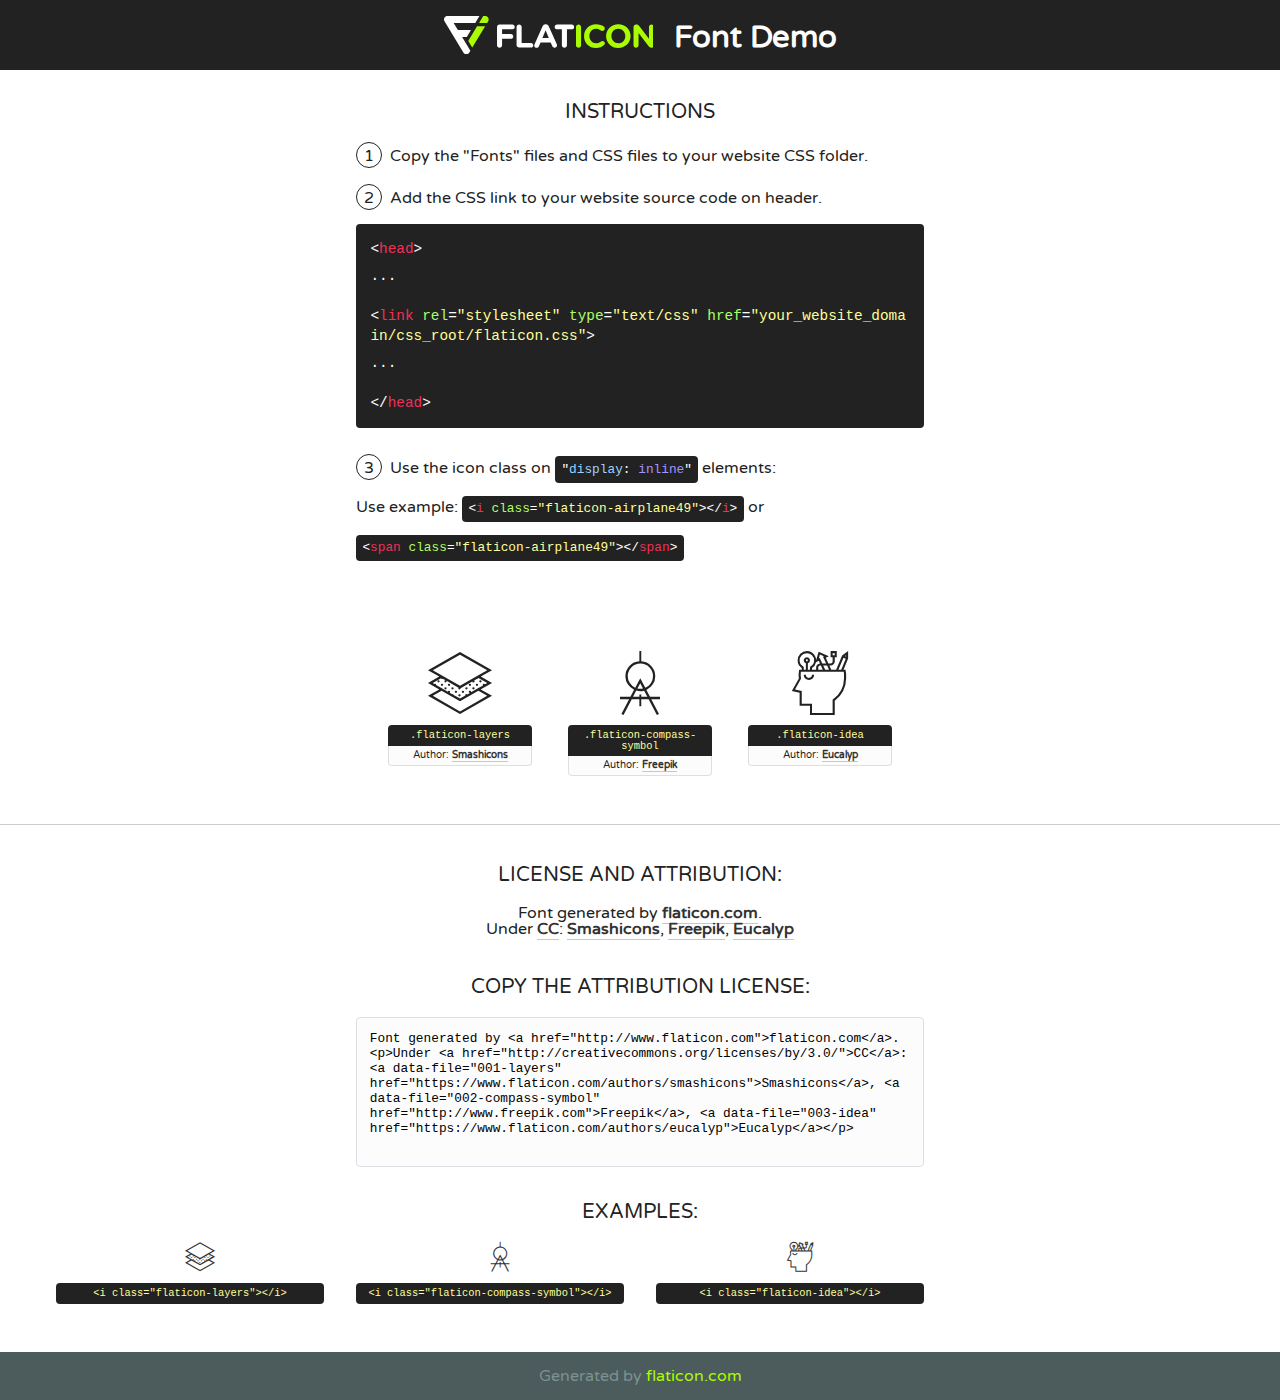
<file: square-master/fonts/flaticon/font/flaticon.html>
<!DOCTYPE html>
<!--
  Flaticon icon font: Flaticon
  Creation date: 06/10/2018 08:32
-->
<html>
<!DOCTYPE html>
<html>

<head>
    <title>Flaticon WebFont</title>
    <link href="http://fonts.googleapis.com/css?family=Varela+Round" rel="stylesheet" type="text/css" />
    <link rel="stylesheet" type="text/css" href="flaticon.css">
    <meta charset="UTF-8">
    <style>
    html, body, div, span, applet, object, iframe,
    h1, h2, h3, h4, h5, h6, p, blockquote, pre,
    a, abbr, acronym, address, big, cite, code,
    del, dfn, em, img, ins, kbd, q, s, samp,
    small, strike, strong, sub, sup, tt, var,
    b, u, i, center,
    dl, dt, dd, ol, ul, li,
    fieldset, form, label, legend,
    table, caption, tbody, tfoot, thead, tr, th, td,
    article, aside, canvas, details, embed, 
    figure, figcaption, footer, header, hgroup, 
    menu, nav, output, ruby, section, summary,
    time, mark, audio, video {
        margin: 0;
        padding: 0;
        border: 0;
        font-size: 100%;
        font: inherit;
        vertical-align: baseline;
    }
    /* HTML5 display-role reset for older browsers */
    article, aside, details, figcaption, figure, 
    footer, header, hgroup, menu, nav, section {
        display: block;
    }
    body {
        line-height: 1;
    }
    ol, ul {
        list-style: none;
    }
    blockquote, q {
        quotes: none;
    }
    blockquote:before, blockquote:after,
    q:before, q:after {
        content: '';
        content: none;
    }
    table {
        border-collapse: collapse;
        border-spacing: 0;
    }
    body {
        font-family: 'Varela Round', Helvetica, Arial, sans-serif;
        font-size: 16px;
        color: #222;
    }
    a {
        color: #333;
        border-bottom: 1px solid #a9fd00;
        font-weight: bold;
        text-decoration: none;
    }
    * {
        -moz-box-sizing: border-box;
        -webkit-box-sizing: border-box;
        box-sizing: border-box;
        margin: 0;
        padding: 0;
    }
    [class^="flaticon-"]:before, [class*=" flaticon-"]:before, [class^="flaticon-"]:after, [class*=" flaticon-"]:after {
        font-family: Flaticon;
        font-size: 30px;
        font-style: normal;
        margin-left: 20px;
        color: #333;
    }
    .wrapper {
        max-width: 600px;
        margin: auto;
        padding: 0 1em;
    }
    .title {
        font-size: 1.25em;
        text-align: center;
        margin-bottom: 1em;
        text-transform: uppercase;
    }
    header {
        text-align: center;
        background-color: #222;
        color: #fff;
        padding: 1em;
    }
    header .logo {
        width: 210px;
        height: 38px;
        display: inline-block;
        vertical-align: middle;
        margin-right: 1em;
        border: none;
    }
    header strong {
        font-size: 1.95em;
        font-weight: bold;
        vertical-align: middle;
        margin-top: 5px;
        display: inline-block;
    }
    .demo {
        margin: 2em auto;
        line-height: 1.25em;
    }
    .demo ul li {
        margin-bottom: 1em;
    }
    .demo ul li .num {
        color: #222;
        border-radius: 20px;
        display: inline-block;
        width: 26px;
        padding: 3px;
        height: 26px;
        text-align: center;
        margin-right: 0.5em;
        border: 1px solid #222;
    }
    .demo ul li code {
        background-color: #222;
        border-radius: 4px;
        padding: 0.25em 0.5em;
        display: inline-block;
        color: #fff;
        font-family: Consolas,Monaco,Lucida Console,Liberation Mono,DejaVu Sans Mono,Bitstream Vera Sans Mono,Courier New, monospace;
        font-weight: lighter;
        margin-top: 1em;
        font-size: 0.8em;
        word-break: break-all;
    }
    .demo ul li code.big {
        padding: 1em;
        font-size: 0.9em;
    }
    .demo ul li code .red {
        color: #EF3159;
    }
    .demo ul li code .green {
        color: #ACFF65;
    }
    .demo ul li code .yellow {
        color: #FFFF99;
    }
    .demo ul li code .blue {
        color: #99D3FF;
    }
    .demo ul li code .purple {
        color: #A295FF;
    }
    .demo ul li code .dots {
        margin-top: 0.5em;
        display: block;
    }
    #glyphs {
        border-bottom: 1px solid #ccc;
        padding: 2em 0;
        text-align: center;
    }
    .glyph {
        display: inline-block;
        width: 9em;
        margin: 1em;
        text-align: center;
        vertical-align: top;
        background: #FFF;
    }
    .glyph .glyph-icon {
        padding: 10px;
        display: block;
        font-family:"Flaticon";
        font-size: 64px;
        line-height: 1;
    }
    .glyph .glyph-icon:before {
        font-size: 64px;
        color: #222;
        margin-left: 0;
    }
    .class-name {
        font-size: 0.65em;
        background-color: #222;
        color: #fff;
        border-radius: 4px 4px 0 0;
        padding: 0.5em;
        color: #FFFF99;
        font-family: Consolas,Monaco,Lucida Console,Liberation Mono,DejaVu Sans Mono,Bitstream Vera Sans Mono,Courier New, monospace;
    }
    .author-name {
        font-size: 0.6em;
        background-color: #fcfcfd;
        border: 1px solid #DEDEE4;
        border-top: 0;
        border-radius: 0 0 4px 4px;
        padding: 0.5em;
    }
    .class-name:last-child {
        font-size: 10px;
        color:#888;
    }
    .class-name:last-child a {
        font-size: 10px;
        color:#555;
    }
    .class-name:last-child a:hover {
        color:#a9fd00;
    }
    .glyph > input {
        display: block;
        width: 100px;
        margin: 5px auto;
        text-align: center;
        font-size: 12px;
        cursor: text;
    }
    .glyph > input.icon-input {
        font-family:"Flaticon";
        font-size: 16px;
        margin-bottom: 10px;
    }
    .attribution .title {
        margin-top: 2em;
    }
    .attribution textarea {
        background-color: #fcfcfd;
        padding: 1em;
        border: none;
        box-shadow: none;
        border: 1px solid #DEDEE4;
        border-radius: 4px;
        resize: none;
        width: 100%;
        height: 150px;
        font-size: 0.8em;
        font-family: Consolas,Monaco,Lucida Console,Liberation Mono,DejaVu Sans Mono,Bitstream Vera Sans Mono,Courier New, monospace;
        -webkit-appearance: none;
    }
    .iconsuse {
        margin: 2em auto;
        text-align: center;
        max-width: 1200px;
    }
    .iconsuse:after {
        content: '';
        display: table;
        clear: both;
    }
    .iconsuse .image {
        float: left;
        width: 25%;
        padding: 0 1em;
    }
    .iconsuse .image p {
        margin-bottom: 1em;
    }
    .iconsuse .image span {
        display: block;
        font-size: 0.65em;
        background-color: #222;
        color: #fff;
        border-radius: 4px;
        padding: 0.5em;
        color: #FFFF99;
        margin-top: 1em;
        font-family: Consolas,Monaco,Lucida Console,Liberation Mono,DejaVu Sans Mono,Bitstream Vera Sans Mono,Courier New, monospace;
    }
    #footer {
        text-align: center;
        background-color: #4C5B5C;
        color: #7c9192;
        padding: 1em;
    }
    #footer a {
        border: none;
        color: #a9fd00;
        font-weight: normal;
    }
    @media (max-width: 960px) {
        .iconsuse .image {
            width: 50%;
        }
    }
    @media (max-width: 560px) {
        .iconsuse .image {
            width: 100%;
        }
    }
    </style>
</head>

<body class="characters-off">

    <header>
        <a href="http://www.flaticon.com" target="_blank" class="logo">
            <svg version="1.1" xmlns="http://www.w3.org/2000/svg" xmlns:xlink="http://www.w3.org/1999/xlink" xmlns:a="http://ns.adobe.com/AdobeSVGViewerExtensions/3.0/" viewBox="0 0 560.875 102.036" enable-background="new 0 0 560.875 102.036" xml:space="preserve">
                <defs>
                </defs>
                <g>
                    <g class="letters">
                        <path fill="#ffffff" d="M141.596,29.675c0-3.777,2.985-6.767,6.764-6.767h34.438c3.426,0,6.15,2.728,6.15,6.15
                        c0,3.43-2.724,6.149-6.15,6.149h-27.674v13.091h23.719c3.429,0,6.151,2.724,6.151,6.15c0,3.43-2.723,6.149-6.151,6.149h-23.719
                        v17.574c0,3.773-2.986,6.761-6.764,6.761c-3.779,0-6.764-2.989-6.764-6.761V29.675z"></path>
                        <path fill="#ffffff" d="M193.844,29.149c0-3.781,2.985-6.767,6.764-6.767c3.776,0,6.763,2.985,6.763,6.767v42.957h25.039
                        c3.426,0,6.149,2.726,6.149,6.153c0,3.425-2.723,6.15-6.149,6.15h-31.802c-3.779,0-6.764-2.986-6.764-6.768V29.149z"></path>
                        <path fill="#ffffff" d="M241.891,75.71l21.438-48.407c1.492-3.341,4.215-5.357,7.906-5.357h0.792
                        c3.686,0,6.323,2.017,7.815,5.357l21.439,48.407c0.436,0.967,0.701,1.845,0.701,2.723c0,3.602-2.809,6.501-6.414,6.501
                        c-3.161,0-5.269-1.845-6.499-4.655l-4.132-9.661h-27.059l-4.301,10.102c-1.144,2.631-3.426,4.214-6.237,4.214
                        c-3.517,0-6.24-2.81-6.24-6.325C241.1,77.64,241.451,76.677,241.891,75.71z M279.932,58.666l-8.521-20.297l-8.526,20.297H279.932
                        z"></path>
                        <path fill="#ffffff" d="M314.864,35.387H301.86c-3.429,0-6.239-2.813-6.239-6.238c0-3.429,2.811-6.24,6.239-6.24h39.533
                        c3.426,0,6.237,2.811,6.237,6.24c0,3.425-2.811,6.238-6.237,6.238h-13.001v42.785c0,3.773-2.99,6.761-6.764,6.761
                        c-3.779,0-6.764-2.989-6.764-6.761V35.387z"></path>
                        <path fill="#A9FD00" d="M352.615,29.149c0-3.781,2.985-6.767,6.767-6.767c3.774,0,6.761,2.985,6.761,6.767v49.024
                        c0,3.773-2.987,6.761-6.761,6.761c-3.781,0-6.767-2.989-6.767-6.761V29.149z"></path>
                        <path fill="#A9FD00" d="M374.132,53.836v-0.179c0-17.481,13.178-31.801,32.065-31.801c9.22,0,15.459,2.458,20.557,6.238
                        c1.402,1.054,2.637,2.985,2.637,5.357c0,3.692-2.985,6.59-6.681,6.59c-1.845,0-3.071-0.702-4.044-1.319
                        c-3.776-2.813-7.729-4.393-12.562-4.393c-10.364,0-17.831,8.611-17.831,19.154v0.173c0,10.542,7.291,19.329,17.831,19.329
                        c5.715,0,9.492-1.756,13.359-4.834c1.049-0.874,2.458-1.491,4.039-1.491c3.429,0,6.325,2.813,6.325,6.236
                        c0,2.106-1.056,3.78-2.282,4.834c-5.539,4.834-12.036,7.733-21.878,7.733C387.572,85.464,374.132,71.493,374.132,53.836z"></path>
                        <path fill="#A9FD00" d="M433.009,53.836v-0.179c0-17.481,13.79-31.801,32.766-31.801c18.981,0,32.592,14.143,32.592,31.628v0.173
                        c0,17.483-13.785,31.807-32.769,31.807C446.625,85.464,433.009,71.32,433.009,53.836z M484.224,53.836v-0.179
                        c0-10.539-7.725-19.326-18.626-19.326c-10.893,0-18.449,8.611-18.449,19.154v0.173c0,10.542,7.73,19.329,18.626,19.329
                        C476.676,72.986,484.224,64.378,484.224,53.836z"></path>
                        <path fill="#A9FD00" d="M506.233,29.321c0-3.774,2.99-6.763,6.767-6.763h1.401c3.252,0,5.183,1.583,7.029,3.953l26.093,34.265
                        V29.059c0-3.692,2.99-6.677,6.681-6.677c3.683,0,6.671,2.985,6.671,6.677v48.934c0,3.78-2.987,6.765-6.764,6.765h-0.436
                        c-3.257,0-5.188-1.581-7.034-3.953l-27.056-35.492v32.944c0,3.687-2.985,6.676-6.678,6.676c-3.683,0-6.673-2.989-6.673-6.676
                        V29.321z"></path>
                    </g>
                    <g class="insignia">
                        <path fill="#ffffff" d="M48.372,56.137h12.517l11.156-18.537H37.186L25.688,18.539h57.825L94.668,0H9.271
                        C5.925,0,2.842,1.801,1.198,4.716c-1.644,2.907-1.593,6.482,0.134,9.343l50.38,83.501c1.678,2.781,4.689,4.476,7.938,4.476
                        c3.246,0,6.257-1.695,7.935-4.476l2.898-4.804L48.372,56.137z"></path>
                        <g class="i">
                            <path fill="#A9FD00" d="M93.575,18.539h0.031v0.004l21.652,0.004l2.705-4.488c1.727-2.861,1.778-6.436,0.133-9.343
                            C116.454,1.801,113.371,0,110.026,0h-5.294L93.575,18.539z"></path>
                            <polygon fill="#A9FD00" points="88.291,27.356 64.725,66.486 75.519,84.404 109.942,27.356"></polygon>
                        </g>
                    </g>
                </g>
            </svg>
        </a>
        <strong>Font Demo</strong>
    </header>


    <section class="demo wrapper">

        <p class="title">Instructions</p>

        <ul>
            <li>
                <span class="num">1</span>Copy the "Fonts" files and CSS files to your website CSS folder.
            </li>
            <li>
                <span class="num">2</span>Add the CSS link to your website source code on header.
                <code class="big">
                    &lt;<span class="red">head</span>&gt;
                    <br/><span class="dots">...</span>
                    <br/>&lt;<span class="red">link</span> <span class="green">rel</span>=<span class="yellow">"stylesheet"</span> <span class="green">type</span>=<span class="yellow">"text/css"</span> <span class="green">href</span>=<span class="yellow">"your_website_domain/css_root/flaticon.css"</span>&gt;
                    <br/><span class="dots">...</span>
                    <br/>&lt;/<span class="red">head</span>&gt;
                </code>
            </li>

            <li>
                <p>
                    <span class="num">3</span>Use the icon class on <code>"<span class="blue">display</span>:<span class="purple"> inline</span>"</code> elements:
                    <br />
                    Use example: <code>&lt;<span class="red">i</span> <span class="green">class</span>=<span class="yellow">&quot;flaticon-airplane49&quot;</span>&gt;&lt;/<span class="red">i</span>&gt;</code> or <code>&lt;<span class="red">span</span> <span class="green">class</span>=<span class="yellow">&quot;flaticon-airplane49&quot;</span>&gt;&lt;/<span class="red">span</span>&gt;</code>
            </li>
        </ul>

    </section>




   <section id="glyphs">          
    
      
        <div class="glyph"><div class="glyph-icon flaticon-layers"></div>
            <div class="class-name">.flaticon-layers</div>
            <div class="author-name">Author: <a data-file="001-layers" href="https://www.flaticon.com/authors/smashicons">Smashicons</a> </div> 
        </div>        
        
        <div class="glyph"><div class="glyph-icon flaticon-compass-symbol"></div>
            <div class="class-name">.flaticon-compass-symbol</div>
            <div class="author-name">Author: <a data-file="002-compass-symbol" href="http://www.freepik.com">Freepik</a> </div> 
        </div>        
        
        <div class="glyph"><div class="glyph-icon flaticon-idea"></div>
            <div class="class-name">.flaticon-idea</div>
            <div class="author-name">Author: <a data-file="003-idea" href="https://www.flaticon.com/authors/eucalyp">Eucalyp</a> </div> 
        </div>        
        

    </section>



    <section class="attribution wrapper"   style="text-align:center;">

      <div class="title">License and attribution:</div><div class="attrDiv">Font generated by <a href="http://www.flaticon.com">flaticon.com</a>. <div><p>Under <a href="http://creativecommons.org/licenses/by/3.0/">CC</a>: <a data-file="001-layers" href="https://www.flaticon.com/authors/smashicons">Smashicons</a>, <a data-file="002-compass-symbol" href="http://www.freepik.com">Freepik</a>, <a data-file="003-idea" href="https://www.flaticon.com/authors/eucalyp">Eucalyp</a></p>  </div>
      </div>
      <div class="title">Copy the Attribution License:</div>

    <textarea onclick="this.focus();this.select();">Font generated by &lt;a href=&quot;http://www.flaticon.com&quot;&gt;flaticon.com&lt;/a&gt;. <p>Under <a href="http://creativecommons.org/licenses/by/3.0/">CC</a>: <a data-file="001-layers" href="https://www.flaticon.com/authors/smashicons">Smashicons</a>, <a data-file="002-compass-symbol" href="http://www.freepik.com">Freepik</a>, <a data-file="003-idea" href="https://www.flaticon.com/authors/eucalyp">Eucalyp</a></p>  
     </textarea>

    </section>

    <section class="iconsuse">

          <div class="title">Examples:</div>            
             
            <div class="image">
                <p>
                    <i class="glyph-icon flaticon-layers"></i> 
                    <span>&lt;i class=&quot;flaticon-layers&quot;&gt;&lt;/i&gt;</span>
                </p>
            </div>
            
            <div class="image">
                <p>
                    <i class="glyph-icon flaticon-compass-symbol"></i> 
                    <span>&lt;i class=&quot;flaticon-compass-symbol&quot;&gt;&lt;/i&gt;</span>
                </p>
            </div>
            
            <div class="image">
                <p>
                    <i class="glyph-icon flaticon-idea"></i> 
                    <span>&lt;i class=&quot;flaticon-idea&quot;&gt;&lt;/i&gt;</span>
                </p>
            </div>
                       
        </div>
                            
    </section>

<div id="footer">
    <div>Generated by <a href="http://www.flaticon.com">flaticon.com</a>
    </div>
</div>



</body>
</html>
</file>
<file: css/style.css>
/********** Template CSS **********/
:root {
    --primary: #eb9613;
    --light: #F8F8F8;
    --dark: #252525;
}

h1,
h2,
.h1,
.h2,
.fw-bold {
    font-weight: 600 !important;
}

h3,
h4,
.h3,
.h4,
.fw-medium {
    font-weight: 500 !important;
}

h5,
h6,
.h5,
.h6,
.fw-normal {
    font-weight: 400 !important;
}

.back-to-top {
    position: fixed;
    display: none;
    right: 30px;
    bottom: 30px;
    z-index: 99;
}


/*** Spinner ***/
#spinner {
    opacity: 0;
    visibility: hidden;
    transition: opacity .5s ease-out, visibility 0s linear .5s;
    z-index: 99999;
}

#spinner.show {
    transition: opacity .5s ease-out, visibility 0s linear 0s;
    visibility: visible;
    opacity: 1;
}


/*** Button ***/
.btn {
    font-weight: 500;
    transition: .5s;
}

.btn.btn-primary,
.btn.btn-secondary {
    color: #FFFFFF;
}

.btn-square {
    width: 38px;
    height: 38px;
}

.btn-sm-square {
    width: 32px;
    height: 32px;
}

.btn-lg-square {
    width: 48px;
    height: 48px;
}

.btn-square,
.btn-sm-square,
.btn-lg-square {
    padding: 0;
    display: flex;
    align-items: center;
    justify-content: center;
    font-weight: normal;
}

.btn-outline-body {
    color: var(--primary);
    border-color: #777777;
}

.btn-outline-body:hover {
    color: #FFFFFF;
    background: var(--primary);
    border-color: var(--primary);
}

.btn-primary:hover{
    background-color: #af6b05;
}


/*** Navbar ***/
.navbar .dropdown-toggle::after {
    border: none;
    content: "\f107";
    font-family: "Font Awesome 5 Free";
    font-weight: 900;
    vertical-align: middle;
    margin-left: 8px;
}

.navbar .navbar-nav .nav-link {
    margin-right: 30px;
    padding: 30px 0;
    color: var(--dark);
    font-weight: 500;
    text-transform: uppercase;
    outline: none;
}

.navbar .navbar-nav .nav-link:hover,
.navbar .navbar-nav .nav-link.active {
    color: var(--primary);
}

.navbar.sticky-top {
    top: -100px;
    transition: .5s;
}

@media (max-width: 991.98px) {
    .navbar .navbar-nav .nav-link {
        margin-right: 0;
        padding: 10px 0;
    }

    .navbar .navbar-nav {
        border-top: 1px solid #EEEEEE;
    }
}

@media (min-width: 992px) {
    .navbar .nav-item .dropdown-menu {
        display: block;
        visibility: hidden;
        top: 100%;
        transform: rotateX(-75deg);
        transform-origin: 0% 0%;
        transition: .5s;
        opacity: 0;
    }

    .navbar .nav-item:hover .dropdown-menu {
        transform: rotateX(0deg);
        visibility: visible;
        transition: .5s;
        opacity: 1;
    }
}


/*** Header ***/
.owl-carousel-inner {
    position: absolute;
    width: 100%;
    height: 100%;
    top: 0;
    left: 0;
    display: flex;
    align-items: center;
    background: rgba(0, 0, 0, .5);
}

@media (max-width: 768px) {
    .header-carousel .owl-carousel-item {
        position: relative;
        min-height: 500px;
    }

    .header-carousel .owl-carousel-item img {
        position: absolute;
        width: 100%;
        height: 100%;
        object-fit: cover;
    }

    .header-carousel .owl-carousel-item p {
        font-size: 16px !important;
    }
}

.header-carousel .owl-dots {
    position: absolute;
    width: 60px;
    height: 100%;
    top: 0;
    right: 30px;
    display: flex;
    flex-direction: column;
    align-items: center;
    justify-content: center;
}

.header-carousel .owl-dots .owl-dot {
    position: relative;
    width: 45px;
    height: 45px;
    margin: 5px 0;
    background: var(--dark);
    transition: .5s;
}

.header-carousel .owl-dots .owl-dot.active {
    width: 60px;
    height: 60px;
}

.header-carousel .owl-dots .owl-dot img {
    position: absolute;
    width: 100%;
    height: 100%;
    object-fit: cover;
    padding: 2px;
    transition: .5s;
    opacity: .3;
}

.header-carousel .owl-dots .owl-dot.active img {
    opacity: 1;
}

.page-header {
    background: linear-gradient(rgba(0, 0, 0, .5), rgba(0, 0, 0, .5)), url(../img/carousel-1.jpg) center center no-repeat;
    background-size: cover;
}

.breadcrumb-item+.breadcrumb-item::before {
    color: var(--light);
}


/*** Section Title ***/
.section-title {
    color: var(--primary);
    font-weight: 600;
    letter-spacing: 5px;
    text-transform: uppercase;
}


/*** Facts ***/
.fact-item .fact-icon {
    width: 120px;
    height: 120px;
    margin-top: -60px;
    margin-bottom: 1.5rem;
    display: inline-flex;
    align-items: center;
    justify-content: center;
    background: #FFFFFF;
    border-radius: 120px;
    transition: .5s;
}

.fact-item:hover .fact-icon {
    background: var(--dark);
}

.fact-item .fact-icon i {
    color: var(--primary);
    transition: .5;
}

.fact-item:hover .fact-icon i {
    color: #FFFFFF;
}


/*** About & Feature ***/
.about-img,
.feature-img {
    position: relative;
    height: 100%;
    min-height: 400px;
}

.about-img img,
.feature-img img {
    position: absolute;
    width: 60%;
    height: 80%;
    object-fit: cover;
}

.about-img img:last-child,
.feature-img img:last-child {
    margin: 20% 0 0 40%;
}

.about-img::before,
.feature-img::before {
    position: absolute;
    content: "";
    width: 60%;
    height: 80%;
    top: 10%;
    left: 20%;
    border: 5px solid var(--primary);
    z-index: -1;
}


/*** Service ***/
.service-item .bg-img {
    position: absolute;
    width: 100%;
    height: 100%;
    object-fit: cover;
    z-index: -1;
}

.service-item .service-text {
    background: var(--light);
    transition: .5s;
}

.service-item:hover .service-text {
    background: rgba(0, 0, 0, .7);
}

.service-item * {
    transition: .5;
}

.service-item:hover * {
    color: #FFFFFF;
}

.service-item .btn {
    width: 40px;
    height: 40px;
    display: inline-flex;
    align-items: center;
    color: var(--dark);
    background: #FFFFFF;
    white-space: nowrap;
    overflow: hidden;
    transition: .5s;
}

.service-item:hover .btn {
    width: 140px;
}


/*** Project ***/
.project .nav .nav-link {
    background: var(--light);
    transition: .5s;
}

.project .nav .nav-link.active {
    background: var(--primary);
}

.project .nav .nav-link.active h3 {
    color: #FFFFFF !important;
}


/*** Team ***/
.team-items {
    margin: -.75rem;
}

.team-item {
    padding: .75rem;
}

.team-item::after {
    position: absolute;
    content: "";
    width: 100%;
    height: 0;
    top: 0;
    left: 0;
    background: #FFFFFF;
    transition: .5s;
    z-index: -1;
}

.team-item:hover {
    /* height: 100%;
    background: var(--primary); */
    transform: scale(1.1);
    transition: transform,0.2s;
}

.team-item .team-social {
    position: absolute;
    width: 100%;
    bottom: -20px;
    left: 0;
}

.team-item .team-social .btn {
    display: inline-flex;
    margin: 0 2px;
    color: var(--primary);
    background: var(--light);
}

.team-item .team-social .btn:hover {
    color: #FFFFFF;
    background: var(--primary);
}


/*** Appointment ***/
.bootstrap-datetimepicker-widget.bottom {
    top: auto !important;
}

.bootstrap-datetimepicker-widget .table * {
    border-bottom-width: 0px;
}

.bootstrap-datetimepicker-widget .table th {
    font-weight: 500;
}

.bootstrap-datetimepicker-widget.dropdown-menu {
    padding: 10px;
    border-radius: 2px;
}

.bootstrap-datetimepicker-widget table td.active,
.bootstrap-datetimepicker-widget table td.active:hover {
    background: var(--primary);
}

.bootstrap-datetimepicker-widget table td.today::before {
    border-bottom-color: var(--primary);
}

/***gmap***/
.map-container {
    display: flex;
    justify-content: center;
    align-items: center;
    height: 100vh;
}

.map-container iframe {
    width: 80%;
    height: 80%;
    border: 0;
}


/*** Testimonial ***/
.testimonial-carousel {
    display: flex !important;
    flex-direction: column-reverse;
    max-width: 700px;
    margin: 0 auto;
}

.testimonial-carousel .owl-dots {
    height: 100px;
    display: flex;
    align-items: center;
    justify-content: center;
    margin-bottom: 30px;
}

.testimonial-carousel .owl-dots .owl-dot {
    position: relative;
    width: 60px;
    height: 60px;
    margin: 0 5px;
    transition: .5s;
}

.testimonial-carousel .owl-dots .owl-dot.active {
    width: 100px;
    height: 100px;
}

.testimonial-carousel .owl-dots .owl-dot::after {
    position: absolute;
    width: 40px;
    height: 40px;
    bottom: -20px;
    left: 50%;
    transform: translateX(-50%);
    display: flex;
    align-items: center;
    justify-content: center;
    content: "\f10d";
    font-family: "Font Awesome 5 Free";
    font-weight: 900;
    color: var(--primary);
    background: #FFFFFF;
    border-radius: 40px;
    transition: .5s;
    opacity: 0;
}

.testimonial-carousel .owl-dots .owl-dot.active::after {
    opacity: 1;
}

.testimonial-carousel .owl-dots .owl-dot img {
    opacity: .4;
    transition: .5s;
}

.testimonial-carousel .owl-dots .owl-dot.active img {
    opacity: 1;
}


/*** Footer ***/
.footer .btn.btn-link {
    display: block;
    margin-bottom: 5px;
    padding: 0;
    text-align: left;
    color: #777777;
    font-weight: normal;
    text-transform: capitalize;
    transition: .3s;
}

.footer .btn.btn-link::before {
    position: relative;
    content: "\f105";
    font-family: "Font Awesome 5 Free";
    font-weight: 900;
    color: var(--primary);
    margin-right: 10px;
}

.footer .btn.btn-link:hover {
    color: var(--primary);
    letter-spacing: 1px;
    box-shadow: none;
}

.footer .form-control {
    border-color: #777777;
}

.footer .copyright {
    padding: 25px 0;
    font-size: 15px;
    border-top: 1px solid rgba(256, 256, 256, .1);
}

.footer .copyright a {
    color: var(--light);
}

.footer .copyright a:hover {
    color: var(--primary);
}

#whatsapp-icon {
    position: fixed;
    bottom: 20px;
    right: 20px;
    z-index: 1000;
    font-size: 50px;
    color: var(--primary);
    cursor: pointer;
    animation: pulse 1s infinite;
}

@keyframes pulse {
    0% {
        transform: scale(1);
    }

    50% {
        transform: scale(1.1);
    }

    100% {
        transform: scale(1);
    }
}
</file>
<file: square-master/css/flaticon.css>
/*
  	Flaticon icon font: Flaticon
  	Creation date: 04/01/2019 13:45
  	*/


@font-face {
  font-family: "Flaticon";
  src: url("../fonts/flaticon/font/Flaticon.eot");
  src: url("../fonts/flaticon/font/Flaticon.eot?#iefix") format("embedded-opentype"),
       url("../fonts/flaticon/font/Flaticon.woff") format("woff"),
       url("../fonts/flaticon/font/Flaticon.ttf") format("truetype"),
       url("../fonts/flaticon/font/Flaticon.svg#Flaticon") format("svg");
  font-weight: normal;
  font-style: normal;
}

@media screen and (-webkit-min-device-pixel-ratio:0) {
  @font-face {
    font-family: "Flaticon";
    src: url("../fonts/flaticon/font/Flaticon.svg#Flaticon") format("svg");
  }
}

[class^="flaticon-"]:before, [class*=" flaticon-"]:before,
[class^="flaticon-"]:after, [class*=" flaticon-"]:after {   
  font-family: Flaticon;
  font-style: normal;
  font-weight: normal;
  font-variant: normal;
  text-transform: none;
  line-height: 1;

  /* Better Font Rendering =========== */
  -webkit-font-smoothing: antialiased;
  -moz-osx-font-smoothing: grayscale;
}

.flaticon-layers:before { content: "\f100"; }
.flaticon-compass-symbol:before { content: "\f101"; }
.flaticon-idea:before { content: "\f102"; }
</file>
<file: square-master/css/icomoon.css>
@font-face {
  font-family: 'icomoon';
  src:  url('../fonts/icomoon/icomoon.eot?6tt51o');
  src:  url('../fonts/icomoon/icomoon.eot?6tt51o#iefix') format('embedded-opentype'),
    url('../fonts/icomoon/icomoon.ttf?6tt51o') format('truetype'),
    url('../fonts/icomoon/icomoon.woff?6tt51o') format('woff'),
    url('../fonts/icomoon/icomoon.svg?6tt51o#icomoon') format('svg');
  font-weight: normal;
  font-style: normal;
}

[class^="icon-"], [class*=" icon-"] {
  /* use !important to prevent issues with browser extensions that change fonts */
  font-family: 'icomoon' !important;
  speak: none;
  font-style: normal;
  font-weight: normal;
  font-variant: normal;
  text-transform: none;
  line-height: 1;

  /* Better Font Rendering =========== */
  -webkit-font-smoothing: antialiased;
  -moz-osx-font-smoothing: grayscale;
}

.icon-asterisk:before {
  content: "\f069";
}
.icon-plus:before {
  content: "\f067";
}
.icon-question:before {
  content: "\f128";
}
.icon-minus:before {
  content: "\f068";
}
.icon-glass:before {
  content: "\f000";
}
.icon-music:before {
  content: "\f001";
}
.icon-search:before {
  content: "\f002";
}
.icon-envelope-o:before {
  content: "\f003";
}
.icon-heart:before {
  content: "\f004";
}
.icon-star:before {
  content: "\f005";
}
.icon-star-o:before {
  content: "\f006";
}
.icon-user:before {
  content: "\f007";
}
.icon-film:before {
  content: "\f008";
}
.icon-th-large:before {
  content: "\f009";
}
.icon-th:before {
  content: "\f00a";
}
.icon-th-list:before {
  content: "\f00b";
}
.icon-check:before {
  content: "\f00c";
}
.icon-close:before {
  content: "\f00d";
}
.icon-remove:before {
  content: "\f00d";
}
.icon-times:before {
  content: "\f00d";
}
.icon-search-plus:before {
  content: "\f00e";
}
.icon-search-minus:before {
  content: "\f010";
}
.icon-power-off:before {
  content: "\f011";
}
.icon-signal:before {
  content: "\f012";
}
.icon-cog:before {
  content: "\f013";
}
.icon-gear:before {
  content: "\f013";
}
.icon-trash-o:before {
  content: "\f014";
}
.icon-home:before {
  content: "\f015";
}
.icon-file-o:before {
  content: "\f016";
}
.icon-clock-o:before {
  content: "\f017";
}
.icon-road:before {
  content: "\f018";
}
.icon-download:before {
  content: "\f019";
}
.icon-arrow-circle-o-down:before {
  content: "\f01a";
}
.icon-arrow-circle-o-up:before {
  content: "\f01b";
}
.icon-inbox:before {
  content: "\f01c";
}
.icon-play-circle-o:before {
  content: "\f01d";
}
.icon-repeat:before {
  content: "\f01e";
}
.icon-rotate-right:before {
  content: "\f01e";
}
.icon-refresh:before {
  content: "\f021";
}
.icon-list-alt:before {
  content: "\f022";
}
.icon-lock:before {
  content: "\f023";
}
.icon-flag:before {
  content: "\f024";
}
.icon-headphones:before {
  content: "\f025";
}
.icon-volume-off:before {
  content: "\f026";
}
.icon-volume-down:before {
  content: "\f027";
}
.icon-volume-up:before {
  content: "\f028";
}
.icon-qrcode:before {
  content: "\f029";
}
.icon-barcode:before {
  content: "\f02a";
}
.icon-tag:before {
  content: "\f02b";
}
.icon-tags:before {
  content: "\f02c";
}
.icon-book:before {
  content: "\f02d";
}
.icon-bookmark:before {
  content: "\f02e";
}
.icon-print:before {
  content: "\f02f";
}
.icon-camera:before {
  content: "\f030";
}
.icon-font:before {
  content: "\f031";
}
.icon-bold:before {
  content: "\f032";
}
.icon-italic:before {
  content: "\f033";
}
.icon-text-height:before {
  content: "\f034";
}
.icon-text-width:before {
  content: "\f035";
}
.icon-align-left:before {
  content: "\f036";
}
.icon-align-center:before {
  content: "\f037";
}
.icon-align-right:before {
  content: "\f038";
}
.icon-align-justify:before {
  content: "\f039";
}
.icon-list:before {
  content: "\f03a";
}
.icon-dedent:before {
  content: "\f03b";
}
.icon-outdent:before {
  content: "\f03b";
}
.icon-indent:before {
  content: "\f03c";
}
.icon-video-camera:before {
  content: "\f03d";
}
.icon-image:before {
  content: "\f03e";
}
.icon-photo:before {
  content: "\f03e";
}
.icon-picture-o:before {
  content: "\f03e";
}
.icon-pencil:before {
  content: "\f040";
}
.icon-map-marker:before {
  content: "\f041";
}
.icon-adjust:before {
  content: "\f042";
}
.icon-tint:before {
  content: "\f043";
}
.icon-edit:before {
  content: "\f044";
}
.icon-pencil-square-o:before {
  content: "\f044";
}
.icon-share-square-o:before {
  content: "\f045";
}
.icon-check-square-o:before {
  content: "\f046";
}
.icon-arrows:before {
  content: "\f047";
}
.icon-step-backward:before {
  content: "\f048";
}
.icon-fast-backward:before {
  content: "\f049";
}
.icon-backward:before {
  content: "\f04a";
}
.icon-play:before {
  content: "\f04b";
}
.icon-pause:before {
  content: "\f04c";
}
.icon-stop:before {
  content: "\f04d";
}
.icon-forward:before {
  content: "\f04e";
}
.icon-fast-forward:before {
  content: "\f050";
}
.icon-step-forward:before {
  content: "\f051";
}
.icon-eject:before {
  content: "\f052";
}
.icon-chevron-left:before {
  content: "\f053";
}
.icon-chevron-right:before {
  content: "\f054";
}
.icon-plus-circle:before {
  content: "\f055";
}
.icon-minus-circle:before {
  content: "\f056";
}
.icon-times-circle:before {
  content: "\f057";
}
.icon-check-circle:before {
  content: "\f058";
}
.icon-question-circle:before {
  content: "\f059";
}
.icon-info-circle:before {
  content: "\f05a";
}
.icon-crosshairs:before {
  content: "\f05b";
}
.icon-times-circle-o:before {
  content: "\f05c";
}
.icon-check-circle-o:before {
  content: "\f05d";
}
.icon-ban:before {
  content: "\f05e";
}
.icon-arrow-left:before {
  content: "\f060";
}
.icon-arrow-right:before {
  content: "\f061";
}
.icon-arrow-up:before {
  content: "\f062";
}
.icon-arrow-down:before {
  content: "\f063";
}
.icon-mail-forward:before {
  content: "\f064";
}
.icon-share:before {
  content: "\f064";
}
.icon-expand:before {
  content: "\f065";
}
.icon-compress:before {
  content: "\f066";
}
.icon-exclamation-circle:before {
  content: "\f06a";
}
.icon-gift:before {
  content: "\f06b";
}
.icon-leaf:before {
  content: "\f06c";
}
.icon-fire:before {
  content: "\f06d";
}
.icon-eye:before {
  content: "\f06e";
}
.icon-eye-slash:before {
  content: "\f070";
}
.icon-exclamation-triangle:before {
  content: "\f071";
}
.icon-warning:before {
  content: "\f071";
}
.icon-plane:before {
  content: "\f072";
}
.icon-calendar:before {
  content: "\f073";
}
.icon-random:before {
  content: "\f074";
}
.icon-comment:before {
  content: "\f075";
}
.icon-magnet:before {
  content: "\f076";
}
.icon-chevron-up:before {
  content: "\f077";
}
.icon-chevron-down:before {
  content: "\f078";
}
.icon-retweet:before {
  content: "\f079";
}
.icon-shopping-cart:before {
  content: "\f07a";
}
.icon-folder:before {
  content: "\f07b";
}
.icon-folder-open:before {
  content: "\f07c";
}
.icon-arrows-v:before {
  content: "\f07d";
}
.icon-arrows-h:before {
  content: "\f07e";
}
.icon-bar-chart:before {
  content: "\f080";
}
.icon-bar-chart-o:before {
  content: "\f080";
}
.icon-twitter-square:before {
  content: "\f081";
}
.icon-facebook-square:before {
  content: "\f082";
}
.icon-camera-retro:before {
  content: "\f083";
}
.icon-key:before {
  content: "\f084";
}
.icon-cogs:before {
  content: "\f085";
}
.icon-gears:before {
  content: "\f085";
}
.icon-comments:before {
  content: "\f086";
}
.icon-thumbs-o-up:before {
  content: "\f087";
}
.icon-thumbs-o-down:before {
  content: "\f088";
}
.icon-star-half:before {
  content: "\f089";
}
.icon-heart-o:before {
  content: "\f08a";
}
.icon-sign-out:before {
  content: "\f08b";
}
.icon-linkedin-square:before {
  content: "\f08c";
}
.icon-thumb-tack:before {
  content: "\f08d";
}
.icon-external-link:before {
  content: "\f08e";
}
.icon-sign-in:before {
  content: "\f090";
}
.icon-trophy:before {
  content: "\f091";
}
.icon-github-square:before {
  content: "\f092";
}
.icon-upload:before {
  content: "\f093";
}
.icon-lemon-o:before {
  content: "\f094";
}
.icon-phone:before {
  content: "\f095";
}
.icon-square-o:before {
  content: "\f096";
}
.icon-bookmark-o:before {
  content: "\f097";
}
.icon-phone-square:before {
  content: "\f098";
}
.icon-twitter:before {
  content: "\f099";
}
.icon-facebook:before {
  content: "\f09a";
}
.icon-facebook-f:before {
  content: "\f09a";
}
.icon-github:before {
  content: "\f09b";
}
.icon-unlock:before {
  content: "\f09c";
}
.icon-credit-card:before {
  content: "\f09d";
}
.icon-feed:before {
  content: "\f09e";
}
.icon-rss:before {
  content: "\f09e";
}
.icon-hdd-o:before {
  content: "\f0a0";
}
.icon-bullhorn:before {
  content: "\f0a1";
}
.icon-bell-o:before {
  content: "\f0a2";
}
.icon-certificate:before {
  content: "\f0a3";
}
.icon-hand-o-right:before {
  content: "\f0a4";
}
.icon-hand-o-left:before {
  content: "\f0a5";
}
.icon-hand-o-up:before {
  content: "\f0a6";
}
.icon-hand-o-down:before {
  content: "\f0a7";
}
.icon-arrow-circle-left:before {
  content: "\f0a8";
}
.icon-arrow-circle-right:before {
  content: "\f0a9";
}
.icon-arrow-circle-up:before {
  content: "\f0aa";
}
.icon-arrow-circle-down:before {
  content: "\f0ab";
}
.icon-globe:before {
  content: "\f0ac";
}
.icon-wrench:before {
  content: "\f0ad";
}
.icon-tasks:before {
  content: "\f0ae";
}
.icon-filter:before {
  content: "\f0b0";
}
.icon-briefcase:before {
  content: "\f0b1";
}
.icon-arrows-alt:before {
  content: "\f0b2";
}
.icon-group:before {
  content: "\f0c0";
}
.icon-users:before {
  content: "\f0c0";
}
.icon-chain:before {
  content: "\f0c1";
}
.icon-link:before {
  content: "\f0c1";
}
.icon-cloud:before {
  content: "\f0c2";
}
.icon-flask:before {
  content: "\f0c3";
}
.icon-cut:before {
  content: "\f0c4";
}
.icon-scissors:before {
  content: "\f0c4";
}
.icon-copy:before {
  content: "\f0c5";
}
.icon-files-o:before {
  content: "\f0c5";
}
.icon-paperclip:before {
  content: "\f0c6";
}
.icon-floppy-o:before {
  content: "\f0c7";
}
.icon-save:before {
  content: "\f0c7";
}
.icon-square:before {
  content: "\f0c8";
}
.icon-bars:before {
  content: "\f0c9";
}
.icon-navicon:before {
  content: "\f0c9";
}
.icon-reorder:before {
  content: "\f0c9";
}
.icon-list-ul:before {
  content: "\f0ca";
}
.icon-list-ol:before {
  content: "\f0cb";
}
.icon-strikethrough:before {
  content: "\f0cc";
}
.icon-underline:before {
  content: "\f0cd";
}
.icon-table:before {
  content: "\f0ce";
}
.icon-magic:before {
  content: "\f0d0";
}
.icon-truck:before {
  content: "\f0d1";
}
.icon-pinterest:before {
  content: "\f0d2";
}
.icon-pinterest-square:before {
  content: "\f0d3";
}
.icon-google-plus-square:before {
  content: "\f0d4";
}
.icon-google-plus:before {
  content: "\f0d5";
}
.icon-money:before {
  content: "\f0d6";
}
.icon-caret-down:before {
  content: "\f0d7";
}
.icon-caret-up:before {
  content: "\f0d8";
}
.icon-caret-left:before {
  content: "\f0d9";
}
.icon-caret-right:before {
  content: "\f0da";
}
.icon-columns:before {
  content: "\f0db";
}
.icon-sort:before {
  content: "\f0dc";
}
.icon-unsorted:before {
  content: "\f0dc";
}
.icon-sort-desc:before {
  content: "\f0dd";
}
.icon-sort-down:before {
  content: "\f0dd";
}
.icon-sort-asc:before {
  content: "\f0de";
}
.icon-sort-up:before {
  content: "\f0de";
}
.icon-envelope:before {
  content: "\f0e0";
}
.icon-linkedin:before {
  content: "\f0e1";
}
.icon-rotate-left:before {
  content: "\f0e2";
}
.icon-undo:before {
  content: "\f0e2";
}
.icon-gavel:before {
  content: "\f0e3";
}
.icon-legal:before {
  content: "\f0e3";
}
.icon-dashboard:before {
  content: "\f0e4";
}
.icon-tachometer:before {
  content: "\f0e4";
}
.icon-comment-o:before {
  content: "\f0e5";
}
.icon-comments-o:before {
  content: "\f0e6";
}
.icon-bolt:before {
  content: "\f0e7";
}
.icon-flash:before {
  content: "\f0e7";
}
.icon-sitemap:before {
  content: "\f0e8";
}
.icon-umbrella:before {
  content: "\f0e9";
}
.icon-clipboard:before {
  content: "\f0ea";
}
.icon-paste:before {
  content: "\f0ea";
}
.icon-lightbulb-o:before {
  content: "\f0eb";
}
.icon-exchange:before {
  content: "\f0ec";
}
.icon-cloud-download:before {
  content: "\f0ed";
}
.icon-cloud-upload:before {
  content: "\f0ee";
}
.icon-user-md:before {
  content: "\f0f0";
}
.icon-stethoscope:before {
  content: "\f0f1";
}
.icon-suitcase:before {
  content: "\f0f2";
}
.icon-bell:before {
  content: "\f0f3";
}
.icon-coffee:before {
  content: "\f0f4";
}
.icon-cutlery:before {
  content: "\f0f5";
}
.icon-file-text-o:before {
  content: "\f0f6";
}
.icon-building-o:before {
  content: "\f0f7";
}
.icon-hospital-o:before {
  content: "\f0f8";
}
.icon-ambulance:before {
  content: "\f0f9";
}
.icon-medkit:before {
  content: "\f0fa";
}
.icon-fighter-jet:before {
  content: "\f0fb";
}
.icon-beer:before {
  content: "\f0fc";
}
.icon-h-square:before {
  content: "\f0fd";
}
.icon-plus-square:before {
  content: "\f0fe";
}
.icon-angle-double-left:before {
  content: "\f100";
}
.icon-angle-double-right:before {
  content: "\f101";
}
.icon-angle-double-up:before {
  content: "\f102";
}
.icon-angle-double-down:before {
  content: "\f103";
}
.icon-angle-left:before {
  content: "\f104";
}
.icon-angle-right:before {
  content: "\f105";
}
.icon-angle-up:before {
  content: "\f106";
}
.icon-angle-down:before {
  content: "\f107";
}
.icon-desktop:before {
  content: "\f108";
}
.icon-laptop:before {
  content: "\f109";
}
.icon-tablet:before {
  content: "\f10a";
}
.icon-mobile:before {
  content: "\f10b";
}
.icon-mobile-phone:before {
  content: "\f10b";
}
.icon-circle-o:before {
  content: "\f10c";
}
.icon-quote-left:before {
  content: "\f10d";
}
.icon-quote-right:before {
  content: "\f10e";
}
.icon-spinner:before {
  content: "\f110";
}
.icon-circle:before {
  content: "\f111";
}
.icon-mail-reply:before {
  content: "\f112";
}
.icon-reply:before {
  content: "\f112";
}
.icon-github-alt:before {
  content: "\f113";
}
.icon-folder-o:before {
  content: "\f114";
}
.icon-folder-open-o:before {
  content: "\f115";
}
.icon-smile-o:before {
  content: "\f118";
}
.icon-frown-o:before {
  content: "\f119";
}
.icon-meh-o:before {
  content: "\f11a";
}
.icon-gamepad:before {
  content: "\f11b";
}
.icon-keyboard-o:before {
  content: "\f11c";
}
.icon-flag-o:before {
  content: "\f11d";
}
.icon-flag-checkered:before {
  content: "\f11e";
}
.icon-terminal:before {
  content: "\f120";
}
.icon-code:before {
  content: "\f121";
}
.icon-mail-reply-all:before {
  content: "\f122";
}
.icon-reply-all:before {
  content: "\f122";
}
.icon-star-half-empty:before {
  content: "\f123";
}
.icon-star-half-full:before {
  content: "\f123";
}
.icon-star-half-o:before {
  content: "\f123";
}
.icon-location-arrow:before {
  content: "\f124";
}
.icon-crop:before {
  content: "\f125";
}
.icon-code-fork:before {
  content: "\f126";
}
.icon-chain-broken:before {
  content: "\f127";
}
.icon-unlink:before {
  content: "\f127";
}
.icon-info:before {
  content: "\f129";
}
.icon-exclamation:before {
  content: "\f12a";
}
.icon-superscript:before {
  content: "\f12b";
}
.icon-subscript:before {
  content: "\f12c";
}
.icon-eraser:before {
  content: "\f12d";
}
.icon-puzzle-piece:before {
  content: "\f12e";
}
.icon-microphone:before {
  content: "\f130";
}
.icon-microphone-slash:before {
  content: "\f131";
}
.icon-shield:before {
  content: "\f132";
}
.icon-calendar-o:before {
  content: "\f133";
}
.icon-fire-extinguisher:before {
  content: "\f134";
}
.icon-rocket:before {
  content: "\f135";
}
.icon-maxcdn:before {
  content: "\f136";
}
.icon-chevron-circle-left:before {
  content: "\f137";
}
.icon-chevron-circle-right:before {
  content: "\f138";
}
.icon-chevron-circle-up:before {
  content: "\f139";
}
.icon-chevron-circle-down:before {
  content: "\f13a";
}
.icon-html5:before {
  content: "\f13b";
}
.icon-css3:before {
  content: "\f13c";
}
.icon-anchor:before {
  content: "\f13d";
}
.icon-unlock-alt:before {
  content: "\f13e";
}
.icon-bullseye:before {
  content: "\f140";
}
.icon-ellipsis-h:before {
  content: "\f141";
}
.icon-ellipsis-v:before {
  content: "\f142";
}
.icon-rss-square:before {
  content: "\f143";
}
.icon-play-circle:before {
  content: "\f144";
}
.icon-ticket:before {
  content: "\f145";
}
.icon-minus-square:before {
  content: "\f146";
}
.icon-minus-square-o:before {
  content: "\f147";
}
.icon-level-up:before {
  content: "\f148";
}
.icon-level-down:before {
  content: "\f149";
}
.icon-check-square:before {
  content: "\f14a";
}
.icon-pencil-square:before {
  content: "\f14b";
}
.icon-external-link-square:before {
  content: "\f14c";
}
.icon-share-square:before {
  content: "\f14d";
}
.icon-compass:before {
  content: "\f14e";
}
.icon-caret-square-o-down:before {
  content: "\f150";
}
.icon-toggle-down:before {
  content: "\f150";
}
.icon-caret-square-o-up:before {
  content: "\f151";
}
.icon-toggle-up:before {
  content: "\f151";
}
.icon-caret-square-o-right:before {
  content: "\f152";
}
.icon-toggle-right:before {
  content: "\f152";
}
.icon-eur:before {
  content: "\f153";
}
.icon-euro:before {
  content: "\f153";
}
.icon-gbp:before {
  content: "\f154";
}
.icon-dollar:before {
  content: "\f155";
}
.icon-usd:before {
  content: "\f155";
}
.icon-inr:before {
  content: "\f156";
}
.icon-rupee:before {
  content: "\f156";
}
.icon-cny:before {
  content: "\f157";
}
.icon-jpy:before {
  content: "\f157";
}
.icon-rmb:before {
  content: "\f157";
}
.icon-yen:before {
  content: "\f157";
}
.icon-rouble:before {
  content: "\f158";
}
.icon-rub:before {
  content: "\f158";
}
.icon-ruble:before {
  content: "\f158";
}
.icon-krw:before {
  content: "\f159";
}
.icon-won:before {
  content: "\f159";
}
.icon-bitcoin:before {
  content: "\f15a";
}
.icon-btc:before {
  content: "\f15a";
}
.icon-file:before {
  content: "\f15b";
}
.icon-file-text:before {
  content: "\f15c";
}
.icon-sort-alpha-asc:before {
  content: "\f15d";
}
.icon-sort-alpha-desc:before {
  content: "\f15e";
}
.icon-sort-amount-asc:before {
  content: "\f160";
}
.icon-sort-amount-desc:before {
  content: "\f161";
}
.icon-sort-numeric-asc:before {
  content: "\f162";
}
.icon-sort-numeric-desc:before {
  content: "\f163";
}
.icon-thumbs-up:before {
  content: "\f164";
}
.icon-thumbs-down:before {
  content: "\f165";
}
.icon-youtube-square:before {
  content: "\f166";
}
.icon-youtube:before {
  content: "\f167";
}
.icon-xing:before {
  content: "\f168";
}
.icon-xing-square:before {
  content: "\f169";
}
.icon-youtube-play:before {
  content: "\f16a";
}
.icon-dropbox:before {
  content: "\f16b";
}
.icon-stack-overflow:before {
  content: "\f16c";
}
.icon-instagram:before {
  content: "\f16d";
}
.icon-flickr:before {
  content: "\f16e";
}
.icon-adn:before {
  content: "\f170";
}
.icon-bitbucket:before {
  content: "\f171";
}
.icon-bitbucket-square:before {
  content: "\f172";
}
.icon-tumblr:before {
  content: "\f173";
}
.icon-tumblr-square:before {
  content: "\f174";
}
.icon-long-arrow-down:before {
  content: "\f175";
}
.icon-long-arrow-up:before {
  content: "\f176";
}
.icon-long-arrow-left:before {
  content: "\f177";
}
.icon-long-arrow-right:before {
  content: "\f178";
}
.icon-apple:before {
  content: "\f179";
}
.icon-windows:before {
  content: "\f17a";
}
.icon-android:before {
  content: "\f17b";
}
.icon-linux:before {
  content: "\f17c";
}
.icon-dribbble:before {
  content: "\f17d";
}
.icon-skype:before {
  content: "\f17e";
}
.icon-foursquare:before {
  content: "\f180";
}
.icon-trello:before {
  content: "\f181";
}
.icon-female:before {
  content: "\f182";
}
.icon-male:before {
  content: "\f183";
}
.icon-gittip:before {
  content: "\f184";
}
.icon-gratipay:before {
  content: "\f184";
}
.icon-sun-o:before {
  content: "\f185";
}
.icon-moon-o:before {
  content: "\f186";
}
.icon-archive:before {
  content: "\f187";
}
.icon-bug:before {
  content: "\f188";
}
.icon-vk:before {
  content: "\f189";
}
.icon-weibo:before {
  content: "\f18a";
}
.icon-renren:before {
  content: "\f18b";
}
.icon-pagelines:before {
  content: "\f18c";
}
.icon-stack-exchange:before {
  content: "\f18d";
}
.icon-arrow-circle-o-right:before {
  content: "\f18e";
}
.icon-arrow-circle-o-left:before {
  content: "\f190";
}
.icon-caret-square-o-left:before {
  content: "\f191";
}
.icon-toggle-left:before {
  content: "\f191";
}
.icon-dot-circle-o:before {
  content: "\f192";
}
.icon-wheelchair:before {
  content: "\f193";
}
.icon-vimeo-square:before {
  content: "\f194";
}
.icon-try:before {
  content: "\f195";
}
.icon-turkish-lira:before {
  content: "\f195";
}
.icon-plus-square-o:before {
  content: "\f196";
}
.icon-space-shuttle:before {
  content: "\f197";
}
.icon-slack:before {
  content: "\f198";
}
.icon-envelope-square:before {
  content: "\f199";
}
.icon-wordpress:before {
  content: "\f19a";
}
.icon-openid:before {
  content: "\f19b";
}
.icon-bank:before {
  content: "\f19c";
}
.icon-institution:before {
  content: "\f19c";
}
.icon-university:before {
  content: "\f19c";
}
.icon-graduation-cap:before {
  content: "\f19d";
}
.icon-mortar-board:before {
  content: "\f19d";
}
.icon-yahoo:before {
  content: "\f19e";
}
.icon-google:before {
  content: "\f1a0";
}
.icon-reddit:before {
  content: "\f1a1";
}
.icon-reddit-square:before {
  content: "\f1a2";
}
.icon-stumbleupon-circle:before {
  content: "\f1a3";
}
.icon-stumbleupon:before {
  content: "\f1a4";
}
.icon-delicious:before {
  content: "\f1a5";
}
.icon-digg:before {
  content: "\f1a6";
}
.icon-pied-piper-pp:before {
  content: "\f1a7";
}
.icon-pied-piper-alt:before {
  content: "\f1a8";
}
.icon-drupal:before {
  content: "\f1a9";
}
.icon-joomla:before {
  content: "\f1aa";
}
.icon-language:before {
  content: "\f1ab";
}
.icon-fax:before {
  content: "\f1ac";
}
.icon-building:before {
  content: "\f1ad";
}
.icon-child:before {
  content: "\f1ae";
}
.icon-paw:before {
  content: "\f1b0";
}
.icon-spoon:before {
  content: "\f1b1";
}
.icon-cube:before {
  content: "\f1b2";
}
.icon-cubes:before {
  content: "\f1b3";
}
.icon-behance:before {
  content: "\f1b4";
}
.icon-behance-square:before {
  content: "\f1b5";
}
.icon-steam:before {
  content: "\f1b6";
}
.icon-steam-square:before {
  content: "\f1b7";
}
.icon-recycle:before {
  content: "\f1b8";
}
.icon-automobile:before {
  content: "\f1b9";
}
.icon-car:before {
  content: "\f1b9";
}
.icon-cab:before {
  content: "\f1ba";
}
.icon-taxi:before {
  content: "\f1ba";
}
.icon-tree:before {
  content: "\f1bb";
}
.icon-spotify:before {
  content: "\f1bc";
}
.icon-deviantart:before {
  content: "\f1bd";
}
.icon-soundcloud:before {
  content: "\f1be";
}
.icon-database:before {
  content: "\f1c0";
}
.icon-file-pdf-o:before {
  content: "\f1c1";
}
.icon-file-word-o:before {
  content: "\f1c2";
}
.icon-file-excel-o:before {
  content: "\f1c3";
}
.icon-file-powerpoint-o:before {
  content: "\f1c4";
}
.icon-file-image-o:before {
  content: "\f1c5";
}
.icon-file-photo-o:before {
  content: "\f1c5";
}
.icon-file-picture-o:before {
  content: "\f1c5";
}
.icon-file-archive-o:before {
  content: "\f1c6";
}
.icon-file-zip-o:before {
  content: "\f1c6";
}
.icon-file-audio-o:before {
  content: "\f1c7";
}
.icon-file-sound-o:before {
  content: "\f1c7";
}
.icon-file-movie-o:before {
  content: "\f1c8";
}
.icon-file-video-o:before {
  content: "\f1c8";
}
.icon-file-code-o:before {
  content: "\f1c9";
}
.icon-vine:before {
  content: "\f1ca";
}
.icon-codepen:before {
  content: "\f1cb";
}
.icon-jsfiddle:before {
  content: "\f1cc";
}
.icon-life-bouy:before {
  content: "\f1cd";
}
.icon-life-buoy:before {
  content: "\f1cd";
}
.icon-life-ring:before {
  content: "\f1cd";
}
.icon-life-saver:before {
  content: "\f1cd";
}
.icon-support:before {
  content: "\f1cd";
}
.icon-circle-o-notch:before {
  content: "\f1ce";
}
.icon-ra:before {
  content: "\f1d0";
}
.icon-rebel:before {
  content: "\f1d0";
}
.icon-resistance:before {
  content: "\f1d0";
}
.icon-empire:before {
  content: "\f1d1";
}
.icon-ge:before {
  content: "\f1d1";
}
.icon-git-square:before {
  content: "\f1d2";
}
.icon-git:before {
  content: "\f1d3";
}
.icon-hacker-news:before {
  content: "\f1d4";
}
.icon-y-combinator-square:before {
  content: "\f1d4";
}
.icon-yc-square:before {
  content: "\f1d4";
}
.icon-tencent-weibo:before {
  content: "\f1d5";
}
.icon-qq:before {
  content: "\f1d6";
}
.icon-wechat:before {
  content: "\f1d7";
}
.icon-weixin:before {
  content: "\f1d7";
}
.icon-paper-plane:before {
  content: "\f1d8";
}
.icon-send:before {
  content: "\f1d8";
}
.icon-paper-plane-o:before {
  content: "\f1d9";
}
.icon-send-o:before {
  content: "\f1d9";
}
.icon-history:before {
  content: "\f1da";
}
.icon-circle-thin:before {
  content: "\f1db";
}
.icon-header:before {
  content: "\f1dc";
}
.icon-paragraph:before {
  content: "\f1dd";
}
.icon-sliders:before {
  content: "\f1de";
}
.icon-share-alt:before {
  content: "\f1e0";
}
.icon-share-alt-square:before {
  content: "\f1e1";
}
.icon-bomb:before {
  content: "\f1e2";
}
.icon-futbol-o:before {
  content: "\f1e3";
}
.icon-soccer-ball-o:before {
  content: "\f1e3";
}
.icon-tty:before {
  content: "\f1e4";
}
.icon-binoculars:before {
  content: "\f1e5";
}
.icon-plug:before {
  content: "\f1e6";
}
.icon-slideshare:before {
  content: "\f1e7";
}
.icon-twitch:before {
  content: "\f1e8";
}
.icon-yelp:before {
  content: "\f1e9";
}
.icon-newspaper-o:before {
  content: "\f1ea";
}
.icon-wifi:before {
  content: "\f1eb";
}
.icon-calculator:before {
  content: "\f1ec";
}
.icon-paypal:before {
  content: "\f1ed";
}
.icon-google-wallet:before {
  content: "\f1ee";
}
.icon-cc-visa:before {
  content: "\f1f0";
}
.icon-cc-mastercard:before {
  content: "\f1f1";
}
.icon-cc-discover:before {
  content: "\f1f2";
}
.icon-cc-amex:before {
  content: "\f1f3";
}
.icon-cc-paypal:before {
  content: "\f1f4";
}
.icon-cc-stripe:before {
  content: "\f1f5";
}
.icon-bell-slash:before {
  content: "\f1f6";
}
.icon-bell-slash-o:before {
  content: "\f1f7";
}
.icon-trash:before {
  content: "\f1f8";
}
.icon-copyright:before {
  content: "\f1f9";
}
.icon-at:before {
  content: "\f1fa";
}
.icon-eyedropper:before {
  content: "\f1fb";
}
.icon-paint-brush:before {
  content: "\f1fc";
}
.icon-birthday-cake:before {
  content: "\f1fd";
}
.icon-area-chart:before {
  content: "\f1fe";
}
.icon-pie-chart:before {
  content: "\f200";
}
.icon-line-chart:before {
  content: "\f201";
}
.icon-lastfm:before {
  content: "\f202";
}
.icon-lastfm-square:before {
  content: "\f203";
}
.icon-toggle-off:before {
  content: "\f204";
}
.icon-toggle-on:before {
  content: "\f205";
}
.icon-bicycle:before {
  content: "\f206";
}
.icon-bus:before {
  content: "\f207";
}
.icon-ioxhost:before {
  content: "\f208";
}
.icon-angellist:before {
  content: "\f209";
}
.icon-cc:before {
  content: "\f20a";
}
.icon-ils:before {
  content: "\f20b";
}
.icon-shekel:before {
  content: "\f20b";
}
.icon-sheqel:before {
  content: "\f20b";
}
.icon-meanpath:before {
  content: "\f20c";
}
.icon-buysellads:before {
  content: "\f20d";
}
.icon-connectdevelop:before {
  content: "\f20e";
}
.icon-dashcube:before {
  content: "\f210";
}
.icon-forumbee:before {
  content: "\f211";
}
.icon-leanpub:before {
  content: "\f212";
}
.icon-sellsy:before {
  content: "\f213";
}
.icon-shirtsinbulk:before {
  content: "\f214";
}
.icon-simplybuilt:before {
  content: "\f215";
}
.icon-skyatlas:before {
  content: "\f216";
}
.icon-cart-plus:before {
  content: "\f217";
}
.icon-cart-arrow-down:before {
  content: "\f218";
}
.icon-diamond:before {
  content: "\f219";
}
.icon-ship:before {
  content: "\f21a";
}
.icon-user-secret:before {
  content: "\f21b";
}
.icon-motorcycle:before {
  content: "\f21c";
}
.icon-street-view:before {
  content: "\f21d";
}
.icon-heartbeat:before {
  content: "\f21e";
}
.icon-venus:before {
  content: "\f221";
}
.icon-mars:before {
  content: "\f222";
}
.icon-mercury:before {
  content: "\f223";
}
.icon-intersex:before {
  content: "\f224";
}
.icon-transgender:before {
  content: "\f224";
}
.icon-transgender-alt:before {
  content: "\f225";
}
.icon-venus-double:before {
  content: "\f226";
}
.icon-mars-double:before {
  content: "\f227";
}
.icon-venus-mars:before {
  content: "\f228";
}
.icon-mars-stroke:before {
  content: "\f229";
}
.icon-mars-stroke-v:before {
  content: "\f22a";
}
.icon-mars-stroke-h:before {
  content: "\f22b";
}
.icon-neuter:before {
  content: "\f22c";
}
.icon-genderless:before {
  content: "\f22d";
}
.icon-facebook-official:before {
  content: "\f230";
}
.icon-pinterest-p:before {
  content: "\f231";
}
.icon-whatsapp:before {
  content: "\f232";
}
.icon-server:before {
  content: "\f233";
}
.icon-user-plus:before {
  content: "\f234";
}
.icon-user-times:before {
  content: "\f235";
}
.icon-bed:before {
  content: "\f236";
}
.icon-hotel:before {
  content: "\f236";
}
.icon-viacoin:before {
  content: "\f237";
}
.icon-train:before {
  content: "\f238";
}
.icon-subway:before {
  content: "\f239";
}
.icon-medium:before {
  content: "\f23a";
}
.icon-y-combinator:before {
  content: "\f23b";
}
.icon-yc:before {
  content: "\f23b";
}
.icon-optin-monster:before {
  content: "\f23c";
}
.icon-opencart:before {
  content: "\f23d";
}
.icon-expeditedssl:before {
  content: "\f23e";
}
.icon-battery:before {
  content: "\f240";
}
.icon-battery-4:before {
  content: "\f240";
}
.icon-battery-full:before {
  content: "\f240";
}
.icon-battery-3:before {
  content: "\f241";
}
.icon-battery-three-quarters:before {
  content: "\f241";
}
.icon-battery-2:before {
  content: "\f242";
}
.icon-battery-half:before {
  content: "\f242";
}
.icon-battery-1:before {
  content: "\f243";
}
.icon-battery-quarter:before {
  content: "\f243";
}
.icon-battery-0:before {
  content: "\f244";
}
.icon-battery-empty:before {
  content: "\f244";
}
.icon-mouse-pointer:before {
  content: "\f245";
}
.icon-i-cursor:before {
  content: "\f246";
}
.icon-object-group:before {
  content: "\f247";
}
.icon-object-ungroup:before {
  content: "\f248";
}
.icon-sticky-note:before {
  content: "\f249";
}
.icon-sticky-note-o:before {
  content: "\f24a";
}
.icon-cc-jcb:before {
  content: "\f24b";
}
.icon-cc-diners-club:before {
  content: "\f24c";
}
.icon-clone:before {
  content: "\f24d";
}
.icon-balance-scale:before {
  content: "\f24e";
}
.icon-hourglass-o:before {
  content: "\f250";
}
.icon-hourglass-1:before {
  content: "\f251";
}
.icon-hourglass-start:before {
  content: "\f251";
}
.icon-hourglass-2:before {
  content: "\f252";
}
.icon-hourglass-half:before {
  content: "\f252";
}
.icon-hourglass-3:before {
  content: "\f253";
}
.icon-hourglass-end:before {
  content: "\f253";
}
.icon-hourglass:before {
  content: "\f254";
}
.icon-hand-grab-o:before {
  content: "\f255";
}
.icon-hand-rock-o:before {
  content: "\f255";
}
.icon-hand-paper-o:before {
  content: "\f256";
}
.icon-hand-stop-o:before {
  content: "\f256";
}
.icon-hand-scissors-o:before {
  content: "\f257";
}
.icon-hand-lizard-o:before {
  content: "\f258";
}
.icon-hand-spock-o:before {
  content: "\f259";
}
.icon-hand-pointer-o:before {
  content: "\f25a";
}
.icon-hand-peace-o:before {
  content: "\f25b";
}
.icon-trademark:before {
  content: "\f25c";
}
.icon-registered:before {
  content: "\f25d";
}
.icon-creative-commons:before {
  content: "\f25e";
}
.icon-gg:before {
  content: "\f260";
}
.icon-gg-circle:before {
  content: "\f261";
}
.icon-tripadvisor:before {
  content: "\f262";
}
.icon-odnoklassniki:before {
  content: "\f263";
}
.icon-odnoklassniki-square:before {
  content: "\f264";
}
.icon-get-pocket:before {
  content: "\f265";
}
.icon-wikipedia-w:before {
  content: "\f266";
}
.icon-safari:before {
  content: "\f267";
}
.icon-chrome:before {
  content: "\f268";
}
.icon-firefox:before {
  content: "\f269";
}
.icon-opera:before {
  content: "\f26a";
}
.icon-internet-explorer:before {
  content: "\f26b";
}
.icon-television:before {
  content: "\f26c";
}
.icon-tv:before {
  content: "\f26c";
}
.icon-contao:before {
  content: "\f26d";
}
.icon-500px:before {
  content: "\f26e";
}
.icon-amazon:before {
  content: "\f270";
}
.icon-calendar-plus-o:before {
  content: "\f271";
}
.icon-calendar-minus-o:before {
  content: "\f272";
}
.icon-calendar-times-o:before {
  content: "\f273";
}
.icon-calendar-check-o:before {
  content: "\f274";
}
.icon-industry:before {
  content: "\f275";
}
.icon-map-pin:before {
  content: "\f276";
}
.icon-map-signs:before {
  content: "\f277";
}
.icon-map-o:before {
  content: "\f278";
}
.icon-map:before {
  content: "\f279";
}
.icon-commenting:before {
  content: "\f27a";
}
.icon-commenting-o:before {
  content: "\f27b";
}
.icon-houzz:before {
  content: "\f27c";
}
.icon-vimeo:before {
  content: "\f27d";
}
.icon-black-tie:before {
  content: "\f27e";
}
.icon-fonticons:before {
  content: "\f280";
}
.icon-reddit-alien:before {
  content: "\f281";
}
.icon-edge:before {
  content: "\f282";
}
.icon-credit-card-alt:before {
  content: "\f283";
}
.icon-codiepie:before {
  content: "\f284";
}
.icon-modx:before {
  content: "\f285";
}
.icon-fort-awesome:before {
  content: "\f286";
}
.icon-usb:before {
  content: "\f287";
}
.icon-product-hunt:before {
  content: "\f288";
}
.icon-mixcloud:before {
  content: "\f289";
}
.icon-scribd:before {
  content: "\f28a";
}
.icon-pause-circle:before {
  content: "\f28b";
}
.icon-pause-circle-o:before {
  content: "\f28c";
}
.icon-stop-circle:before {
  content: "\f28d";
}
.icon-stop-circle-o:before {
  content: "\f28e";
}
.icon-shopping-bag:before {
  content: "\f290";
}
.icon-shopping-basket:before {
  content: "\f291";
}
.icon-hashtag:before {
  content: "\f292";
}
.icon-bluetooth:before {
  content: "\f293";
}
.icon-bluetooth-b:before {
  content: "\f294";
}
.icon-percent:before {
  content: "\f295";
}
.icon-gitlab:before {
  content: "\f296";
}
.icon-wpbeginner:before {
  content: "\f297";
}
.icon-wpforms:before {
  content: "\f298";
}
.icon-envira:before {
  content: "\f299";
}
.icon-universal-access:before {
  content: "\f29a";
}
.icon-wheelchair-alt:before {
  content: "\f29b";
}
.icon-question-circle-o:before {
  content: "\f29c";
}
.icon-blind:before {
  content: "\f29d";
}
.icon-audio-description:before {
  content: "\f29e";
}
.icon-volume-control-phone:before {
  content: "\f2a0";
}
.icon-braille:before {
  content: "\f2a1";
}
.icon-assistive-listening-systems:before {
  content: "\f2a2";
}
.icon-american-sign-language-interpreting:before {
  content: "\f2a3";
}
.icon-asl-interpreting:before {
  content: "\f2a3";
}
.icon-deaf:before {
  content: "\f2a4";
}
.icon-deafness:before {
  content: "\f2a4";
}
.icon-hard-of-hearing:before {
  content: "\f2a4";
}
.icon-glide:before {
  content: "\f2a5";
}
.icon-glide-g:before {
  content: "\f2a6";
}
.icon-sign-language:before {
  content: "\f2a7";
}
.icon-signing:before {
  content: "\f2a7";
}
.icon-low-vision:before {
  content: "\f2a8";
}
.icon-viadeo:before {
  content: "\f2a9";
}
.icon-viadeo-square:before {
  content: "\f2aa";
}
.icon-snapchat:before {
  content: "\f2ab";
}
.icon-snapchat-ghost:before {
  content: "\f2ac";
}
.icon-snapchat-square:before {
  content: "\f2ad";
}
.icon-pied-piper:before {
  content: "\f2ae";
}
.icon-first-order:before {
  content: "\f2b0";
}
.icon-yoast:before {
  content: "\f2b1";
}
.icon-themeisle:before {
  content: "\f2b2";
}
.icon-google-plus-circle:before {
  content: "\f2b3";
}
.icon-google-plus-official:before {
  content: "\f2b3";
}
.icon-fa:before {
  content: "\f2b4";
}
.icon-font-awesome:before {
  content: "\f2b4";
}
.icon-handshake-o:before {
  content: "\f2b5";
}
.icon-envelope-open:before {
  content: "\f2b6";
}
.icon-envelope-open-o:before {
  content: "\f2b7";
}
.icon-linode:before {
  content: "\f2b8";
}
.icon-address-book:before {
  content: "\f2b9";
}
.icon-address-book-o:before {
  content: "\f2ba";
}
.icon-address-card:before {
  content: "\f2bb";
}
.icon-vcard:before {
  content: "\f2bb";
}
.icon-address-card-o:before {
  content: "\f2bc";
}
.icon-vcard-o:before {
  content: "\f2bc";
}
.icon-user-circle:before {
  content: "\f2bd";
}
.icon-user-circle-o:before {
  content: "\f2be";
}
.icon-user-o:before {
  content: "\f2c0";
}
.icon-id-badge:before {
  content: "\f2c1";
}
.icon-drivers-license:before {
  content: "\f2c2";
}
.icon-id-card:before {
  content: "\f2c2";
}
.icon-drivers-license-o:before {
  content: "\f2c3";
}
.icon-id-card-o:before {
  content: "\f2c3";
}
.icon-quora:before {
  content: "\f2c4";
}
.icon-free-code-camp:before {
  content: "\f2c5";
}
.icon-telegram:before {
  content: "\f2c6";
}
.icon-thermometer:before {
  content: "\f2c7";
}
.icon-thermometer-4:before {
  content: "\f2c7";
}
.icon-thermometer-full:before {
  content: "\f2c7";
}
.icon-thermometer-3:before {
  content: "\f2c8";
}
.icon-thermometer-three-quarters:before {
  content: "\f2c8";
}
.icon-thermometer-2:before {
  content: "\f2c9";
}
.icon-thermometer-half:before {
  content: "\f2c9";
}
.icon-thermometer-1:before {
  content: "\f2ca";
}
.icon-thermometer-quarter:before {
  content: "\f2ca";
}
.icon-thermometer-0:before {
  content: "\f2cb";
}
.icon-thermometer-empty:before {
  content: "\f2cb";
}
.icon-shower:before {
  content: "\f2cc";
}
.icon-bath:before {
  content: "\f2cd";
}
.icon-bathtub:before {
  content: "\f2cd";
}
.icon-s15:before {
  content: "\f2cd";
}
.icon-podcast:before {
  content: "\f2ce";
}
.icon-window-maximize:before {
  content: "\f2d0";
}
.icon-window-minimize:before {
  content: "\f2d1";
}
.icon-window-restore:before {
  content: "\f2d2";
}
.icon-times-rectangle:before {
  content: "\f2d3";
}
.icon-window-close:before {
  content: "\f2d3";
}
.icon-times-rectangle-o:before {
  content: "\f2d4";
}
.icon-window-close-o:before {
  content: "\f2d4";
}
.icon-bandcamp:before {
  content: "\f2d5";
}
.icon-grav:before {
  content: "\f2d6";
}
.icon-etsy:before {
  content: "\f2d7";
}
.icon-imdb:before {
  content: "\f2d8";
}
.icon-ravelry:before {
  content: "\f2d9";
}
.icon-eercast:before {
  content: "\f2da";
}
.icon-microchip:before {
  content: "\f2db";
}
.icon-snowflake-o:before {
  content: "\f2dc";
}
.icon-superpowers:before {
  content: "\f2dd";
}
.icon-wpexplorer:before {
  content: "\f2de";
}
.icon-meetup:before {
  content: "\f2e0";
}
.icon-3d_rotation:before {
  content: "\e84d";
}
.icon-ac_unit:before {
  content: "\eb3b";
}
.icon-alarm:before {
  content: "\e855";
}
.icon-access_alarms:before {
  content: "\e191";
}
.icon-schedule:before {
  content: "\e8b5";
}
.icon-accessibility:before {
  content: "\e84e";
}
.icon-accessible:before {
  content: "\e914";
}
.icon-account_balance:before {
  content: "\e84f";
}
.icon-account_balance_wallet:before {
  content: "\e850";
}
.icon-account_box:before {
  content: "\e851";
}
.icon-account_circle:before {
  content: "\e853";
}
.icon-adb:before {
  content: "\e60e";
}
.icon-add:before {
  content: "\e145";
}
.icon-add_a_photo:before {
  content: "\e439";
}
.icon-alarm_add:before {
  content: "\e856";
}
.icon-add_alert:before {
  content: "\e003";
}
.icon-add_box:before {
  content: "\e146";
}
.icon-add_circle:before {
  content: "\e147";
}
.icon-control_point:before {
  content: "\e3ba";
}
.icon-add_location:before {
  content: "\e567";
}
.icon-add_shopping_cart:before {
  content: "\e854";
}
.icon-queue:before {
  content: "\e03c";
}
.icon-add_to_queue:before {
  content: "\e05c";
}
.icon-adjust2:before {
  content: "\e39e";
}
.icon-airline_seat_flat:before {
  content: "\e630";
}
.icon-airline_seat_flat_angled:before {
  content: "\e631";
}
.icon-airline_seat_individual_suite:before {
  content: "\e632";
}
.icon-airline_seat_legroom_extra:before {
  content: "\e633";
}
.icon-airline_seat_legroom_normal:before {
  content: "\e634";
}
.icon-airline_seat_legroom_reduced:before {
  content: "\e635";
}
.icon-airline_seat_recline_extra:before {
  content: "\e636";
}
.icon-airline_seat_recline_normal:before {
  content: "\e637";
}
.icon-flight:before {
  content: "\e539";
}
.icon-airplanemode_inactive:before {
  content: "\e194";
}
.icon-airplay:before {
  content: "\e055";
}
.icon-airport_shuttle:before {
  content: "\eb3c";
}
.icon-alarm_off:before {
  content: "\e857";
}
.icon-alarm_on:before {
  content: "\e858";
}
.icon-album:before {
  content: "\e019";
}
.icon-all_inclusive:before {
  content: "\eb3d";
}
.icon-all_out:before {
  content: "\e90b";
}
.icon-android2:before {
  content: "\e859";
}
.icon-announcement:before {
  content: "\e85a";
}
.icon-apps:before {
  content: "\e5c3";
}
.icon-archive2:before {
  content: "\e149";
}
.icon-arrow_back:before {
  content: "\e5c4";
}
.icon-arrow_downward:before {
  content: "\e5db";
}
.icon-arrow_drop_down:before {
  content: "\e5c5";
}
.icon-arrow_drop_down_circle:before {
  content: "\e5c6";
}
.icon-arrow_drop_up:before {
  content: "\e5c7";
}
.icon-arrow_forward:before {
  content: "\e5c8";
}
.icon-arrow_upward:before {
  content: "\e5d8";
}
.icon-art_track:before {
  content: "\e060";
}
.icon-aspect_ratio:before {
  content: "\e85b";
}
.icon-poll:before {
  content: "\e801";
}
.icon-assignment:before {
  content: "\e85d";
}
.icon-assignment_ind:before {
  content: "\e85e";
}
.icon-assignment_late:before {
  content: "\e85f";
}
.icon-assignment_return:before {
  content: "\e860";
}
.icon-assignment_returned:before {
  content: "\e861";
}
.icon-assignment_turned_in:before {
  content: "\e862";
}
.icon-assistant:before {
  content: "\e39f";
}
.icon-flag2:before {
  content: "\e153";
}
.icon-attach_file:before {
  content: "\e226";
}
.icon-attach_money:before {
  content: "\e227";
}
.icon-attachment:before {
  content: "\e2bc";
}
.icon-audiotrack:before {
  content: "\e3a1";
}
.icon-autorenew:before {
  content: "\e863";
}
.icon-av_timer:before {
  content: "\e01b";
}
.icon-backspace:before {
  content: "\e14a";
}
.icon-cloud_upload:before {
  content: "\e2c3";
}
.icon-battery_alert:before {
  content: "\e19c";
}
.icon-battery_charging_full:before {
  content: "\e1a3";
}
.icon-battery_std:before {
  content: "\e1a5";
}
.icon-battery_unknown:before {
  content: "\e1a6";
}
.icon-beach_access:before {
  content: "\eb3e";
}
.icon-beenhere:before {
  content: "\e52d";
}
.icon-block:before {
  content: "\e14b";
}
.icon-bluetooth2:before {
  content: "\e1a7";
}
.icon-bluetooth_searching:before {
  content: "\e1aa";
}
.icon-bluetooth_connected:before {
  content: "\e1a8";
}
.icon-bluetooth_disabled:before {
  content: "\e1a9";
}
.icon-blur_circular:before {
  content: "\e3a2";
}
.icon-blur_linear:before {
  content: "\e3a3";
}
.icon-blur_off:before {
  content: "\e3a4";
}
.icon-blur_on:before {
  content: "\e3a5";
}
.icon-class:before {
  content: "\e86e";
}
.icon-turned_in:before {
  content: "\e8e6";
}
.icon-turned_in_not:before {
  content: "\e8e7";
}
.icon-border_all:before {
  content: "\e228";
}
.icon-border_bottom:before {
  content: "\e229";
}
.icon-border_clear:before {
  content: "\e22a";
}
.icon-border_color:before {
  content: "\e22b";
}
.icon-border_horizontal:before {
  content: "\e22c";
}
.icon-border_inner:before {
  content: "\e22d";
}
.icon-border_left:before {
  content: "\e22e";
}
.icon-border_outer:before {
  content: "\e22f";
}
.icon-border_right:before {
  content: "\e230";
}
.icon-border_style:before {
  content: "\e231";
}
.icon-border_top:before {
  content: "\e232";
}
.icon-border_vertical:before {
  content: "\e233";
}
.icon-branding_watermark:before {
  content: "\e06b";
}
.icon-brightness_1:before {
  content: "\e3a6";
}
.icon-brightness_2:before {
  content: "\e3a7";
}
.icon-brightness_3:before {
  content: "\e3a8";
}
.icon-brightness_4:before {
  content: "\e3a9";
}
.icon-brightness_low:before {
  content: "\e1ad";
}
.icon-brightness_medium:before {
  content: "\e1ae";
}
.icon-brightness_high:before {
  content: "\e1ac";
}
.icon-brightness_auto:before {
  content: "\e1ab";
}
.icon-broken_image:before {
  content: "\e3ad";
}
.icon-brush:before {
  content: "\e3ae";
}
.icon-bubble_chart:before {
  content: "\e6dd";
}
.icon-bug_report:before {
  content: "\e868";
}
.icon-build:before {
  content: "\e869";
}
.icon-burst_mode:before {
  content: "\e43c";
}
.icon-domain:before {
  content: "\e7ee";
}
.icon-business_center:before {
  content: "\eb3f";
}
.icon-cached:before {
  content: "\e86a";
}
.icon-cake:before {
  content: "\e7e9";
}
.icon-phone2:before {
  content: "\e0cd";
}
.icon-call_end:before {
  content: "\e0b1";
}
.icon-call_made:before {
  content: "\e0b2";
}
.icon-merge_type:before {
  content: "\e252";
}
.icon-call_missed:before {
  content: "\e0b4";
}
.icon-call_missed_outgoing:before {
  content: "\e0e4";
}
.icon-call_received:before {
  content: "\e0b5";
}
.icon-call_split:before {
  content: "\e0b6";
}
.icon-call_to_action:before {
  content: "\e06c";
}
.icon-camera2:before {
  content: "\e3af";
}
.icon-photo_camera:before {
  content: "\e412";
}
.icon-camera_enhance:before {
  content: "\e8fc";
}
.icon-camera_front:before {
  content: "\e3b1";
}
.icon-camera_rear:before {
  content: "\e3b2";
}
.icon-camera_roll:before {
  content: "\e3b3";
}
.icon-cancel:before {
  content: "\e5c9";
}
.icon-redeem:before {
  content: "\e8b1";
}
.icon-card_membership:before {
  content: "\e8f7";
}
.icon-card_travel:before {
  content: "\e8f8";
}
.icon-casino:before {
  content: "\eb40";
}
.icon-cast:before {
  content: "\e307";
}
.icon-cast_connected:before {
  content: "\e308";
}
.icon-center_focus_strong:before {
  content: "\e3b4";
}
.icon-center_focus_weak:before {
  content: "\e3b5";
}
.icon-change_history:before {
  content: "\e86b";
}
.icon-chat:before {
  content: "\e0b7";
}
.icon-chat_bubble:before {
  content: "\e0ca";
}
.icon-chat_bubble_outline:before {
  content: "\e0cb";
}
.icon-check2:before {
  content: "\e5ca";
}
.icon-check_box:before {
  content: "\e834";
}
.icon-check_box_outline_blank:before {
  content: "\e835";
}
.icon-check_circle:before {
  content: "\e86c";
}
.icon-navigate_before:before {
  content: "\e408";
}
.icon-navigate_next:before {
  content: "\e409";
}
.icon-child_care:before {
  content: "\eb41";
}
.icon-child_friendly:before {
  content: "\eb42";
}
.icon-chrome_reader_mode:before {
  content: "\e86d";
}
.icon-close2:before {
  content: "\e5cd";
}
.icon-clear_all:before {
  content: "\e0b8";
}
.icon-closed_caption:before {
  content: "\e01c";
}
.icon-wb_cloudy:before {
  content: "\e42d";
}
.icon-cloud_circle:before {
  content: "\e2be";
}
.icon-cloud_done:before {
  content: "\e2bf";
}
.icon-cloud_download:before {
  content: "\e2c0";
}
.icon-cloud_off:before {
  content: "\e2c1";
}
.icon-cloud_queue:before {
  content: "\e2c2";
}
.icon-code2:before {
  content: "\e86f";
}
.icon-photo_library:before {
  content: "\e413";
}
.icon-collections_bookmark:before {
  content: "\e431";
}
.icon-palette:before {
  content: "\e40a";
}
.icon-colorize:before {
  content: "\e3b8";
}
.icon-comment2:before {
  content: "\e0b9";
}
.icon-compare:before {
  content: "\e3b9";
}
.icon-compare_arrows:before {
  content: "\e915";
}
.icon-laptop2:before {
  content: "\e31e";
}
.icon-confirmation_number:before {
  content: "\e638";
}
.icon-contact_mail:before {
  content: "\e0d0";
}
.icon-contact_phone:before {
  content: "\e0cf";
}
.icon-contacts:before {
  content: "\e0ba";
}
.icon-content_copy:before {
  content: "\e14d";
}
.icon-content_cut:before {
  content: "\e14e";
}
.icon-content_paste:before {
  content: "\e14f";
}
.icon-control_point_duplicate:before {
  content: "\e3bb";
}
.icon-copyright2:before {
  content: "\e90c";
}
.icon-mode_edit:before {
  content: "\e254";
}
.icon-create_new_folder:before {
  content: "\e2cc";
}
.icon-payment:before {
  content: "\e8a1";
}
.icon-crop2:before {
  content: "\e3be";
}
.icon-crop_16_9:before {
  content: "\e3bc";
}
.icon-crop_3_2:before {
  content: "\e3bd";
}
.icon-crop_landscape:before {
  content: "\e3c3";
}
.icon-crop_7_5:before {
  content: "\e3c0";
}
.icon-crop_din:before {
  content: "\e3c1";
}
.icon-crop_free:before {
  content: "\e3c2";
}
.icon-crop_original:before {
  content: "\e3c4";
}
.icon-crop_portrait:before {
  content: "\e3c5";
}
.icon-crop_rotate:before {
  content: "\e437";
}
.icon-crop_square:before {
  content: "\e3c6";
}
.icon-dashboard2:before {
  content: "\e871";
}
.icon-data_usage:before {
  content: "\e1af";
}
.icon-date_range:before {
  content: "\e916";
}
.icon-dehaze:before {
  content: "\e3c7";
}
.icon-delete:before {
  content: "\e872";
}
.icon-delete_forever:before {
  content: "\e92b";
}
.icon-delete_sweep:before {
  content: "\e16c";
}
.icon-description:before {
  content: "\e873";
}
.icon-desktop_mac:before {
  content: "\e30b";
}
.icon-desktop_windows:before {
  content: "\e30c";
}
.icon-details:before {
  content: "\e3c8";
}
.icon-developer_board:before {
  content: "\e30d";
}
.icon-developer_mode:before {
  content: "\e1b0";
}
.icon-device_hub:before {
  content: "\e335";
}
.icon-phonelink:before {
  content: "\e326";
}
.icon-devices_other:before {
  content: "\e337";
}
.icon-dialer_sip:before {
  content: "\e0bb";
}
.icon-dialpad:before {
  content: "\e0bc";
}
.icon-directions:before {
  content: "\e52e";
}
.icon-directions_bike:before {
  content: "\e52f";
}
.icon-directions_boat:before {
  content: "\e532";
}
.icon-directions_bus:before {
  content: "\e530";
}
.icon-directions_car:before {
  content: "\e531";
}
.icon-directions_railway:before {
  content: "\e534";
}
.icon-directions_run:before {
  content: "\e566";
}
.icon-directions_transit:before {
  content: "\e535";
}
.icon-directions_walk:before {
  content: "\e536";
}
.icon-disc_full:before {
  content: "\e610";
}
.icon-dns:before {
  content: "\e875";
}
.icon-not_interested:before {
  content: "\e033";
}
.icon-do_not_disturb_alt:before {
  content: "\e611";
}
.icon-do_not_disturb_off:before {
  content: "\e643";
}
.icon-remove_circle:before {
  content: "\e15c";
}
.icon-dock:before {
  content: "\e30e";
}
.icon-done:before {
  content: "\e876";
}
.icon-done_all:before {
  content: "\e877";
}
.icon-donut_large:before {
  content: "\e917";
}
.icon-donut_small:before {
  content: "\e918";
}
.icon-drafts:before {
  content: "\e151";
}
.icon-drag_handle:before {
  content: "\e25d";
}
.icon-time_to_leave:before {
  content: "\e62c";
}
.icon-dvr:before {
  content: "\e1b2";
}
.icon-edit_location:before {
  content: "\e568";
}
.icon-eject2:before {
  content: "\e8fb";
}
.icon-markunread:before {
  content: "\e159";
}
.icon-enhanced_encryption:before {
  content: "\e63f";
}
.icon-equalizer:before {
  content: "\e01d";
}
.icon-error:before {
  content: "\e000";
}
.icon-error_outline:before {
  content: "\e001";
}
.icon-euro_symbol:before {
  content: "\e926";
}
.icon-ev_station:before {
  content: "\e56d";
}
.icon-insert_invitation:before {
  content: "\e24f";
}
.icon-event_available:before {
  content: "\e614";
}
.icon-event_busy:before {
  content: "\e615";
}
.icon-event_note:before {
  content: "\e616";
}
.icon-event_seat:before {
  content: "\e903";
}
.icon-exit_to_app:before {
  content: "\e879";
}
.icon-expand_less:before {
  content: "\e5ce";
}
.icon-expand_more:before {
  content: "\e5cf";
}
.icon-explicit:before {
  content: "\e01e";
}
.icon-explore:before {
  content: "\e87a";
}
.icon-exposure:before {
  content: "\e3ca";
}
.icon-exposure_neg_1:before {
  content: "\e3cb";
}
.icon-exposure_neg_2:before {
  content: "\e3cc";
}
.icon-exposure_plus_1:before {
  content: "\e3cd";
}
.icon-exposure_plus_2:before {
  content: "\e3ce";
}
.icon-exposure_zero:before {
  content: "\e3cf";
}
.icon-extension:before {
  content: "\e87b";
}
.icon-face:before {
  content: "\e87c";
}
.icon-fast_forward:before {
  content: "\e01f";
}
.icon-fast_rewind:before {
  content: "\e020";
}
.icon-favorite:before {
  content: "\e87d";
}
.icon-favorite_border:before {
  content: "\e87e";
}
.icon-featured_play_list:before {
  content: "\e06d";
}
.icon-featured_video:before {
  content: "\e06e";
}
.icon-sms_failed:before {
  content: "\e626";
}
.icon-fiber_dvr:before {
  content: "\e05d";
}
.icon-fiber_manual_record:before {
  content: "\e061";
}
.icon-fiber_new:before {
  content: "\e05e";
}
.icon-fiber_pin:before {
  content: "\e06a";
}
.icon-fiber_smart_record:before {
  content: "\e062";
}
.icon-get_app:before {
  content: "\e884";
}
.icon-file_upload:before {
  content: "\e2c6";
}
.icon-filter2:before {
  content: "\e3d3";
}
.icon-filter_1:before {
  content: "\e3d0";
}
.icon-filter_2:before {
  content: "\e3d1";
}
.icon-filter_3:before {
  content: "\e3d2";
}
.icon-filter_4:before {
  content: "\e3d4";
}
.icon-filter_5:before {
  content: "\e3d5";
}
.icon-filter_6:before {
  content: "\e3d6";
}
.icon-filter_7:before {
  content: "\e3d7";
}
.icon-filter_8:before {
  content: "\e3d8";
}
.icon-filter_9:before {
  content: "\e3d9";
}
.icon-filter_9_plus:before {
  content: "\e3da";
}
.icon-filter_b_and_w:before {
  content: "\e3db";
}
.icon-filter_center_focus:before {
  content: "\e3dc";
}
.icon-filter_drama:before {
  content: "\e3dd";
}
.icon-filter_frames:before {
  content: "\e3de";
}
.icon-terrain:before {
  content: "\e564";
}
.icon-filter_list:before {
  content: "\e152";
}
.icon-filter_none:before {
  content: "\e3e0";
}
.icon-filter_tilt_shift:before {
  content: "\e3e2";
}
.icon-filter_vintage:before {
  content: "\e3e3";
}
.icon-find_in_page:before {
  content: "\e880";
}
.icon-find_replace:before {
  content: "\e881";
}
.icon-fingerprint:before {
  content: "\e90d";
}
.icon-first_page:before {
  content: "\e5dc";
}
.icon-fitness_center:before {
  content: "\eb43";
}
.icon-flare:before {
  content: "\e3e4";
}
.icon-flash_auto:before {
  content: "\e3e5";
}
.icon-flash_off:before {
  content: "\e3e6";
}
.icon-flash_on:before {
  content: "\e3e7";
}
.icon-flight_land:before {
  content: "\e904";
}
.icon-flight_takeoff:before {
  content: "\e905";
}
.icon-flip:before {
  content: "\e3e8";
}
.icon-flip_to_back:before {
  content: "\e882";
}
.icon-flip_to_front:before {
  content: "\e883";
}
.icon-folder2:before {
  content: "\e2c7";
}
.icon-folder_open:before {
  content: "\e2c8";
}
.icon-folder_shared:before {
  content: "\e2c9";
}
.icon-folder_special:before {
  content: "\e617";
}
.icon-font_download:before {
  content: "\e167";
}
.icon-format_align_center:before {
  content: "\e234";
}
.icon-format_align_justify:before {
  content: "\e235";
}
.icon-format_align_left:before {
  content: "\e236";
}
.icon-format_align_right:before {
  content: "\e237";
}
.icon-format_bold:before {
  content: "\e238";
}
.icon-format_clear:before {
  content: "\e239";
}
.icon-format_color_fill:before {
  content: "\e23a";
}
.icon-format_color_reset:before {
  content: "\e23b";
}
.icon-format_color_text:before {
  content: "\e23c";
}
.icon-format_indent_decrease:before {
  content: "\e23d";
}
.icon-format_indent_increase:before {
  content: "\e23e";
}
.icon-format_italic:before {
  content: "\e23f";
}
.icon-format_line_spacing:before {
  content: "\e240";
}
.icon-format_list_bulleted:before {
  content: "\e241";
}
.icon-format_list_numbered:before {
  content: "\e242";
}
.icon-format_paint:before {
  content: "\e243";
}
.icon-format_quote:before {
  content: "\e244";
}
.icon-format_shapes:before {
  content: "\e25e";
}
.icon-format_size:before {
  content: "\e245";
}
.icon-format_strikethrough:before {
  content: "\e246";
}
.icon-format_textdirection_l_to_r:before {
  content: "\e247";
}
.icon-format_textdirection_r_to_l:before {
  content: "\e248";
}
.icon-format_underlined:before {
  content: "\e249";
}
.icon-question_answer:before {
  content: "\e8af";
}
.icon-forward2:before {
  content: "\e154";
}
.icon-forward_10:before {
  content: "\e056";
}
.icon-forward_30:before {
  content: "\e057";
}
.icon-forward_5:before {
  content: "\e058";
}
.icon-free_breakfast:before {
  content: "\eb44";
}
.icon-fullscreen:before {
  content: "\e5d0";
}
.icon-fullscreen_exit:before {
  content: "\e5d1";
}
.icon-functions:before {
  content: "\e24a";
}
.icon-g_translate:before {
  content: "\e927";
}
.icon-games:before {
  content: "\e021";
}
.icon-gavel2:before {
  content: "\e90e";
}
.icon-gesture:before {
  content: "\e155";
}
.icon-gif:before {
  content: "\e908";
}
.icon-goat:before {
  content: "\e900";
}
.icon-golf_course:before {
  content: "\eb45";
}
.icon-my_location:before {
  content: "\e55c";
}
.icon-location_searching:before {
  content: "\e1b7";
}
.icon-location_disabled:before {
  content: "\e1b6";
}
.icon-star2:before {
  content: "\e838";
}
.icon-gradient:before {
  content: "\e3e9";
}
.icon-grain:before {
  content: "\e3ea";
}
.icon-graphic_eq:before {
  content: "\e1b8";
}
.icon-grid_off:before {
  content: "\e3eb";
}
.icon-grid_on:before {
  content: "\e3ec";
}
.icon-people:before {
  content: "\e7fb";
}
.icon-group_add:before {
  content: "\e7f0";
}
.icon-group_work:before {
  content: "\e886";
}
.icon-hd:before {
  content: "\e052";
}
.icon-hdr_off:before {
  content: "\e3ed";
}
.icon-hdr_on:before {
  content: "\e3ee";
}
.icon-hdr_strong:before {
  content: "\e3f1";
}
.icon-hdr_weak:before {
  content: "\e3f2";
}
.icon-headset:before {
  content: "\e310";
}
.icon-headset_mic:before {
  content: "\e311";
}
.icon-healing:before {
  content: "\e3f3";
}
.icon-hearing:before {
  content: "\e023";
}
.icon-help:before {
  content: "\e887";
}
.icon-help_outline:before {
  content: "\e8fd";
}
.icon-high_quality:before {
  content: "\e024";
}
.icon-highlight:before {
  content: "\e25f";
}
.icon-highlight_off:before {
  content: "\e888";
}
.icon-restore:before {
  content: "\e8b3";
}
.icon-home2:before {
  content: "\e88a";
}
.icon-hot_tub:before {
  content: "\eb46";
}
.icon-local_hotel:before {
  content: "\e549";
}
.icon-hourglass_empty:before {
  content: "\e88b";
}
.icon-hourglass_full:before {
  content: "\e88c";
}
.icon-http:before {
  content: "\e902";
}
.icon-lock2:before {
  content: "\e897";
}
.icon-photo2:before {
  content: "\e410";
}
.icon-image_aspect_ratio:before {
  content: "\e3f5";
}
.icon-import_contacts:before {
  content: "\e0e0";
}
.icon-import_export:before {
  content: "\e0c3";
}
.icon-important_devices:before {
  content: "\e912";
}
.icon-inbox2:before {
  content: "\e156";
}
.icon-indeterminate_check_box:before {
  content: "\e909";
}
.icon-info2:before {
  content: "\e88e";
}
.icon-info_outline:before {
  content: "\e88f";
}
.icon-input:before {
  content: "\e890";
}
.icon-insert_comment:before {
  content: "\e24c";
}
.icon-insert_drive_file:before {
  content: "\e24d";
}
.icon-tag_faces:before {
  content: "\e420";
}
.icon-link2:before {
  content: "\e157";
}
.icon-invert_colors:before {
  content: "\e891";
}
.icon-invert_colors_off:before {
  content: "\e0c4";
}
.icon-iso:before {
  content: "\e3f6";
}
.icon-keyboard:before {
  content: "\e312";
}
.icon-keyboard_arrow_down:before {
  content: "\e313";
}
.icon-keyboard_arrow_left:before {
  content: "\e314";
}
.icon-keyboard_arrow_right:before {
  content: "\e315";
}
.icon-keyboard_arrow_up:before {
  content: "\e316";
}
.icon-keyboard_backspace:before {
  content: "\e317";
}
.icon-keyboard_capslock:before {
  content: "\e318";
}
.icon-keyboard_hide:before {
  content: "\e31a";
}
.icon-keyboard_return:before {
  content: "\e31b";
}
.icon-keyboard_tab:before {
  content: "\e31c";
}
.icon-keyboard_voice:before {
  content: "\e31d";
}
.icon-kitchen:before {
  content: "\eb47";
}
.icon-label:before {
  content: "\e892";
}
.icon-label_outline:before {
  content: "\e893";
}
.icon-language2:before {
  content: "\e894";
}
.icon-laptop_chromebook:before {
  content: "\e31f";
}
.icon-laptop_mac:before {
  content: "\e320";
}
.icon-laptop_windows:before {
  content: "\e321";
}
.icon-last_page:before {
  content: "\e5dd";
}
.icon-open_in_new:before {
  content: "\e89e";
}
.icon-layers:before {
  content: "\e53b";
}
.icon-layers_clear:before {
  content: "\e53c";
}
.icon-leak_add:before {
  content: "\e3f8";
}
.icon-leak_remove:before {
  content: "\e3f9";
}
.icon-lens:before {
  content: "\e3fa";
}
.icon-library_books:before {
  content: "\e02f";
}
.icon-library_music:before {
  content: "\e030";
}
.icon-lightbulb_outline:before {
  content: "\e90f";
}
.icon-line_style:before {
  content: "\e919";
}
.icon-line_weight:before {
  content: "\e91a";
}
.icon-linear_scale:before {
  content: "\e260";
}
.icon-linked_camera:before {
  content: "\e438";
}
.icon-list2:before {
  content: "\e896";
}
.icon-live_help:before {
  content: "\e0c6";
}
.icon-live_tv:before {
  content: "\e639";
}
.icon-local_play:before {
  content: "\e553";
}
.icon-local_airport:before {
  content: "\e53d";
}
.icon-local_atm:before {
  content: "\e53e";
}
.icon-local_bar:before {
  content: "\e540";
}
.icon-local_cafe:before {
  content: "\e541";
}
.icon-local_car_wash:before {
  content: "\e542";
}
.icon-local_convenience_store:before {
  content: "\e543";
}
.icon-restaurant_menu:before {
  content: "\e561";
}
.icon-local_drink:before {
  content: "\e544";
}
.icon-local_florist:before {
  content: "\e545";
}
.icon-local_gas_station:before {
  content: "\e546";
}
.icon-shopping_cart:before {
  content: "\e8cc";
}
.icon-local_hospital:before {
  content: "\e548";
}
.icon-local_laundry_service:before {
  content: "\e54a";
}
.icon-local_library:before {
  content: "\e54b";
}
.icon-local_mall:before {
  content: "\e54c";
}
.icon-theaters:before {
  content: "\e8da";
}
.icon-local_offer:before {
  content: "\e54e";
}
.icon-local_parking:before {
  content: "\e54f";
}
.icon-local_pharmacy:before {
  content: "\e550";
}
.icon-local_pizza:before {
  content: "\e552";
}
.icon-print2:before {
  content: "\e8ad";
}
.icon-local_shipping:before {
  content: "\e558";
}
.icon-local_taxi:before {
  content: "\e559";
}
.icon-location_city:before {
  content: "\e7f1";
}
.icon-location_off:before {
  content: "\e0c7";
}
.icon-room:before {
  content: "\e8b4";
}
.icon-lock_open:before {
  content: "\e898";
}
.icon-lock_outline:before {
  content: "\e899";
}
.icon-looks:before {
  content: "\e3fc";
}
.icon-looks_3:before {
  content: "\e3fb";
}
.icon-looks_4:before {
  content: "\e3fd";
}
.icon-looks_5:before {
  content: "\e3fe";
}
.icon-looks_6:before {
  content: "\e3ff";
}
.icon-looks_one:before {
  content: "\e400";
}
.icon-looks_two:before {
  content: "\e401";
}
.icon-sync:before {
  content: "\e627";
}
.icon-loupe:before {
  content: "\e402";
}
.icon-low_priority:before {
  content: "\e16d";
}
.icon-loyalty:before {
  content: "\e89a";
}
.icon-mail_outline:before {
  content: "\e0e1";
}
.icon-map2:before {
  content: "\e55b";
}
.icon-markunread_mailbox:before {
  content: "\e89b";
}
.icon-memory:before {
  content: "\e322";
}
.icon-menu:before {
  content: "\e5d2";
}
.icon-message:before {
  content: "\e0c9";
}
.icon-mic:before {
  content: "\e029";
}
.icon-mic_none:before {
  content: "\e02a";
}
.icon-mic_off:before {
  content: "\e02b";
}
.icon-mms:before {
  content: "\e618";
}
.icon-mode_comment:before {
  content: "\e253";
}
.icon-monetization_on:before {
  content: "\e263";
}
.icon-money_off:before {
  content: "\e25c";
}
.icon-monochrome_photos:before {
  content: "\e403";
}
.icon-mood_bad:before {
  content: "\e7f3";
}
.icon-more:before {
  content: "\e619";
}
.icon-more_horiz:before {
  content: "\e5d3";
}
.icon-more_vert:before {
  content: "\e5d4";
}
.icon-motorcycle2:before {
  content: "\e91b";
}
.icon-mouse:before {
  content: "\e323";
}
.icon-move_to_inbox:before {
  content: "\e168";
}
.icon-movie_creation:before {
  content: "\e404";
}
.icon-movie_filter:before {
  content: "\e43a";
}
.icon-multiline_chart:before {
  content: "\e6df";
}
.icon-music_note:before {
  content: "\e405";
}
.icon-music_video:before {
  content: "\e063";
}
.icon-nature:before {
  content: "\e406";
}
.icon-nature_people:before {
  content: "\e407";
}
.icon-navigation:before {
  content: "\e55d";
}
.icon-near_me:before {
  content: "\e569";
}
.icon-network_cell:before {
  content: "\e1b9";
}
.icon-network_check:before {
  content: "\e640";
}
.icon-network_locked:before {
  content: "\e61a";
}
.icon-network_wifi:before {
  content: "\e1ba";
}
.icon-new_releases:before {
  content: "\e031";
}
.icon-next_week:before {
  content: "\e16a";
}
.icon-nfc:before {
  content: "\e1bb";
}
.icon-no_encryption:before {
  content: "\e641";
}
.icon-signal_cellular_no_sim:before {
  content: "\e1ce";
}
.icon-note:before {
  content: "\e06f";
}
.icon-note_add:before {
  content: "\e89c";
}
.icon-notifications:before {
  content: "\e7f4";
}
.icon-notifications_active:before {
  content: "\e7f7";
}
.icon-notifications_none:before {
  content: "\e7f5";
}
.icon-notifications_off:before {
  content: "\e7f6";
}
.icon-notifications_paused:before {
  content: "\e7f8";
}
.icon-offline_pin:before {
  content: "\e90a";
}
.icon-ondemand_video:before {
  content: "\e63a";
}
.icon-opacity:before {
  content: "\e91c";
}
.icon-open_in_browser:before {
  content: "\e89d";
}
.icon-open_with:before {
  content: "\e89f";
}
.icon-pages:before {
  content: "\e7f9";
}
.icon-pageview:before {
  content: "\e8a0";
}
.icon-pan_tool:before {
  content: "\e925";
}
.icon-panorama:before {
  content: "\e40b";
}
.icon-radio_button_unchecked:before {
  content: "\e836";
}
.icon-panorama_horizontal:before {
  content: "\e40d";
}
.icon-panorama_vertical:before {
  content: "\e40e";
}
.icon-panorama_wide_angle:before {
  content: "\e40f";
}
.icon-party_mode:before {
  content: "\e7fa";
}
.icon-pause2:before {
  content: "\e034";
}
.icon-pause_circle_filled:before {
  content: "\e035";
}
.icon-pause_circle_outline:before {
  content: "\e036";
}
.icon-people_outline:before {
  content: "\e7fc";
}
.icon-perm_camera_mic:before {
  content: "\e8a2";
}
.icon-perm_contact_calendar:before {
  content: "\e8a3";
}
.icon-perm_data_setting:before {
  content: "\e8a4";
}
.icon-perm_device_information:before {
  content: "\e8a5";
}
.icon-person_outline:before {
  content: "\e7ff";
}
.icon-perm_media:before {
  content: "\e8a7";
}
.icon-perm_phone_msg:before {
  content: "\e8a8";
}
.icon-perm_scan_wifi:before {
  content: "\e8a9";
}
.icon-person:before {
  content: "\e7fd";
}
.icon-person_add:before {
  content: "\e7fe";
}
.icon-person_pin:before {
  content: "\e55a";
}
.icon-person_pin_circle:before {
  content: "\e56a";
}
.icon-personal_video:before {
  content: "\e63b";
}
.icon-pets:before {
  content: "\e91d";
}
.icon-phone_android:before {
  content: "\e324";
}
.icon-phone_bluetooth_speaker:before {
  content: "\e61b";
}
.icon-phone_forwarded:before {
  content: "\e61c";
}
.icon-phone_in_talk:before {
  content: "\e61d";
}
.icon-phone_iphone:before {
  content: "\e325";
}
.icon-phone_locked:before {
  content: "\e61e";
}
.icon-phone_missed:before {
  content: "\e61f";
}
.icon-phone_paused:before {
  content: "\e620";
}
.icon-phonelink_erase:before {
  content: "\e0db";
}
.icon-phonelink_lock:before {
  content: "\e0dc";
}
.icon-phonelink_off:before {
  content: "\e327";
}
.icon-phonelink_ring:before {
  content: "\e0dd";
}
.icon-phonelink_setup:before {
  content: "\e0de";
}
.icon-photo_album:before {
  content: "\e411";
}
.icon-photo_filter:before {
  content: "\e43b";
}
.icon-photo_size_select_actual:before {
  content: "\e432";
}
.icon-photo_size_select_large:before {
  content: "\e433";
}
.icon-photo_size_select_small:before {
  content: "\e434";
}
.icon-picture_as_pdf:before {
  content: "\e415";
}
.icon-picture_in_picture:before {
  content: "\e8aa";
}
.icon-picture_in_picture_alt:before {
  content: "\e911";
}
.icon-pie_chart:before {
  content: "\e6c4";
}
.icon-pie_chart_outlined:before {
  content: "\e6c5";
}
.icon-pin_drop:before {
  content: "\e55e";
}
.icon-play_arrow:before {
  content: "\e037";
}
.icon-play_circle_filled:before {
  content: "\e038";
}
.icon-play_circle_outline:before {
  content: "\e039";
}
.icon-play_for_work:before {
  content: "\e906";
}
.icon-playlist_add:before {
  content: "\e03b";
}
.icon-playlist_add_check:before {
  content: "\e065";
}
.icon-playlist_play:before {
  content: "\e05f";
}
.icon-plus_one:before {
  content: "\e800";
}
.icon-polymer:before {
  content: "\e8ab";
}
.icon-pool:before {
  content: "\eb48";
}
.icon-portable_wifi_off:before {
  content: "\e0ce";
}
.icon-portrait:before {
  content: "\e416";
}
.icon-power:before {
  content: "\e63c";
}
.icon-power_input:before {
  content: "\e336";
}
.icon-power_settings_new:before {
  content: "\e8ac";
}
.icon-pregnant_woman:before {
  content: "\e91e";
}
.icon-present_to_all:before {
  content: "\e0df";
}
.icon-priority_high:before {
  content: "\e645";
}
.icon-public:before {
  content: "\e80b";
}
.icon-publish:before {
  content: "\e255";
}
.icon-queue_music:before {
  content: "\e03d";
}
.icon-queue_play_next:before {
  content: "\e066";
}
.icon-radio:before {
  content: "\e03e";
}
.icon-radio_button_checked:before {
  content: "\e837";
}
.icon-rate_review:before {
  content: "\e560";
}
.icon-receipt:before {
  content: "\e8b0";
}
.icon-recent_actors:before {
  content: "\e03f";
}
.icon-record_voice_over:before {
  content: "\e91f";
}
.icon-redo:before {
  content: "\e15a";
}
.icon-refresh2:before {
  content: "\e5d5";
}
.icon-remove2:before {
  content: "\e15b";
}
.icon-remove_circle_outline:before {
  content: "\e15d";
}
.icon-remove_from_queue:before {
  content: "\e067";
}
.icon-visibility:before {
  content: "\e8f4";
}
.icon-remove_shopping_cart:before {
  content: "\e928";
}
.icon-reorder2:before {
  content: "\e8fe";
}
.icon-repeat2:before {
  content: "\e040";
}
.icon-repeat_one:before {
  content: "\e041";
}
.icon-replay:before {
  content: "\e042";
}
.icon-replay_10:before {
  content: "\e059";
}
.icon-replay_30:before {
  content: "\e05a";
}
.icon-replay_5:before {
  content: "\e05b";
}
.icon-reply2:before {
  content: "\e15e";
}
.icon-reply_all:before {
  content: "\e15f";
}
.icon-report:before {
  content: "\e160";
}
.icon-warning2:before {
  content: "\e002";
}
.icon-restaurant:before {
  content: "\e56c";
}
.icon-restore_page:before {
  content: "\e929";
}
.icon-ring_volume:before {
  content: "\e0d1";
}
.icon-room_service:before {
  content: "\eb49";
}
.icon-rotate_90_degrees_ccw:before {
  content: "\e418";
}
.icon-rotate_left:before {
  content: "\e419";
}
.icon-rotate_right:before {
  content: "\e41a";
}
.icon-rounded_corner:before {
  content: "\e920";
}
.icon-router:before {
  content: "\e328";
}
.icon-rowing:before {
  content: "\e921";
}
.icon-rss_feed:before {
  content: "\e0e5";
}
.icon-rv_hookup:before {
  content: "\e642";
}
.icon-satellite:before {
  content: "\e562";
}
.icon-save2:before {
  content: "\e161";
}
.icon-scanner:before {
  content: "\e329";
}
.icon-school:before {
  content: "\e80c";
}
.icon-screen_lock_landscape:before {
  content: "\e1be";
}
.icon-screen_lock_portrait:before {
  content: "\e1bf";
}
.icon-screen_lock_rotation:before {
  content: "\e1c0";
}
.icon-screen_rotation:before {
  content: "\e1c1";
}
.icon-screen_share:before {
  content: "\e0e2";
}
.icon-sd_storage:before {
  content: "\e1c2";
}
.icon-search2:before {
  content: "\e8b6";
}
.icon-security:before {
  content: "\e32a";
}
.icon-select_all:before {
  content: "\e162";
}
.icon-send2:before {
  content: "\e163";
}
.icon-sentiment_dissatisfied:before {
  content: "\e811";
}
.icon-sentiment_neutral:before {
  content: "\e812";
}
.icon-sentiment_satisfied:before {
  content: "\e813";
}
.icon-sentiment_very_dissatisfied:before {
  content: "\e814";
}
.icon-sentiment_very_satisfied:before {
  content: "\e815";
}
.icon-settings:before {
  content: "\e8b8";
}
.icon-settings_applications:before {
  content: "\e8b9";
}
.icon-settings_backup_restore:before {
  content: "\e8ba";
}
.icon-settings_bluetooth:before {
  content: "\e8bb";
}
.icon-settings_brightness:before {
  content: "\e8bd";
}
.icon-settings_cell:before {
  content: "\e8bc";
}
.icon-settings_ethernet:before {
  content: "\e8be";
}
.icon-settings_input_antenna:before {
  content: "\e8bf";
}
.icon-settings_input_composite:before {
  content: "\e8c1";
}
.icon-settings_input_hdmi:before {
  content: "\e8c2";
}
.icon-settings_input_svideo:before {
  content: "\e8c3";
}
.icon-settings_overscan:before {
  content: "\e8c4";
}
.icon-settings_phone:before {
  content: "\e8c5";
}
.icon-settings_power:before {
  content: "\e8c6";
}
.icon-settings_remote:before {
  content: "\e8c7";
}
.icon-settings_system_daydream:before {
  content: "\e1c3";
}
.icon-settings_voice:before {
  content: "\e8c8";
}
.icon-share2:before {
  content: "\e80d";
}
.icon-shop:before {
  content: "\e8c9";
}
.icon-shop_two:before {
  content: "\e8ca";
}
.icon-shopping_basket:before {
  content: "\e8cb";
}
.icon-short_text:before {
  content: "\e261";
}
.icon-show_chart:before {
  content: "\e6e1";
}
.icon-shuffle:before {
  content: "\e043";
}
.icon-signal_cellular_4_bar:before {
  content: "\e1c8";
}
.icon-signal_cellular_connected_no_internet_4_bar:before {
  content: "\e1cd";
}
.icon-signal_cellular_null:before {
  content: "\e1cf";
}
.icon-signal_cellular_off:before {
  content: "\e1d0";
}
.icon-signal_wifi_4_bar:before {
  content: "\e1d8";
}
.icon-signal_wifi_4_bar_lock:before {
  content: "\e1d9";
}
.icon-signal_wifi_off:before {
  content: "\e1da";
}
.icon-sim_card:before {
  content: "\e32b";
}
.icon-sim_card_alert:before {
  content: "\e624";
}
.icon-skip_next:before {
  content: "\e044";
}
.icon-skip_previous:before {
  content: "\e045";
}
.icon-slideshow:before {
  content: "\e41b";
}
.icon-slow_motion_video:before {
  content: "\e068";
}
.icon-stay_primary_portrait:before {
  content: "\e0d6";
}
.icon-smoke_free:before {
  content: "\eb4a";
}
.icon-smoking_rooms:before {
  content: "\eb4b";
}
.icon-textsms:before {
  content: "\e0d8";
}
.icon-snooze:before {
  content: "\e046";
}
.icon-sort2:before {
  content: "\e164";
}
.icon-sort_by_alpha:before {
  content: "\e053";
}
.icon-spa:before {
  content: "\eb4c";
}
.icon-space_bar:before {
  content: "\e256";
}
.icon-speaker:before {
  content: "\e32d";
}
.icon-speaker_group:before {
  content: "\e32e";
}
.icon-speaker_notes:before {
  content: "\e8cd";
}
.icon-speaker_notes_off:before {
  content: "\e92a";
}
.icon-speaker_phone:before {
  content: "\e0d2";
}
.icon-spellcheck:before {
  content: "\e8ce";
}
.icon-star_border:before {
  content: "\e83a";
}
.icon-star_half:before {
  content: "\e839";
}
.icon-stars:before {
  content: "\e8d0";
}
.icon-stay_primary_landscape:before {
  content: "\e0d5";
}
.icon-stop2:before {
  content: "\e047";
}
.icon-stop_screen_share:before {
  content: "\e0e3";
}
.icon-storage:before {
  content: "\e1db";
}
.icon-store_mall_directory:before {
  content: "\e563";
}
.icon-straighten:before {
  content: "\e41c";
}
.icon-streetview:before {
  content: "\e56e";
}
.icon-strikethrough_s:before {
  content: "\e257";
}
.icon-style:before {
  content: "\e41d";
}
.icon-subdirectory_arrow_left:before {
  content: "\e5d9";
}
.icon-subdirectory_arrow_right:before {
  content: "\e5da";
}
.icon-subject:before {
  content: "\e8d2";
}
.icon-subscriptions:before {
  content: "\e064";
}
.icon-subtitles:before {
  content: "\e048";
}
.icon-subway2:before {
  content: "\e56f";
}
.icon-supervisor_account:before {
  content: "\e8d3";
}
.icon-surround_sound:before {
  content: "\e049";
}
.icon-swap_calls:before {
  content: "\e0d7";
}
.icon-swap_horiz:before {
  content: "\e8d4";
}
.icon-swap_vert:before {
  content: "\e8d5";
}
.icon-swap_vertical_circle:before {
  content: "\e8d6";
}
.icon-switch_camera:before {
  content: "\e41e";
}
.icon-switch_video:before {
  content: "\e41f";
}
.icon-sync_disabled:before {
  content: "\e628";
}
.icon-sync_problem:before {
  content: "\e629";
}
.icon-system_update:before {
  content: "\e62a";
}
.icon-system_update_alt:before {
  content: "\e8d7";
}
.icon-tab:before {
  content: "\e8d8";
}
.icon-tab_unselected:before {
  content: "\e8d9";
}
.icon-tablet2:before {
  content: "\e32f";
}
.icon-tablet_android:before {
  content: "\e330";
}
.icon-tablet_mac:before {
  content: "\e331";
}
.icon-tap_and_play:before {
  content: "\e62b";
}
.icon-text_fields:before {
  content: "\e262";
}
.icon-text_format:before {
  content: "\e165";
}
.icon-texture:before {
  content: "\e421";
}
.icon-thumb_down:before {
  content: "\e8db";
}
.icon-thumb_up:before {
  content: "\e8dc";
}
.icon-thumbs_up_down:before {
  content: "\e8dd";
}
.icon-timelapse:before {
  content: "\e422";
}
.icon-timeline:before {
  content: "\e922";
}
.icon-timer:before {
  content: "\e425";
}
.icon-timer_10:before {
  content: "\e423";
}
.icon-timer_3:before {
  content: "\e424";
}
.icon-timer_off:before {
  content: "\e426";
}
.icon-title:before {
  content: "\e264";
}
.icon-toc:before {
  content: "\e8de";
}
.icon-today:before {
  content: "\e8df";
}
.icon-toll:before {
  content: "\e8e0";
}
.icon-tonality:before {
  content: "\e427";
}
.icon-touch_app:before {
  content: "\e913";
}
.icon-toys:before {
  content: "\e332";
}
.icon-track_changes:before {
  content: "\e8e1";
}
.icon-traffic:before {
  content: "\e565";
}
.icon-train2:before {
  content: "\e570";
}
.icon-tram:before {
  content: "\e571";
}
.icon-transfer_within_a_station:before {
  content: "\e572";
}
.icon-transform:before {
  content: "\e428";
}
.icon-translate:before {
  content: "\e8e2";
}
.icon-trending_down:before {
  content: "\e8e3";
}
.icon-trending_flat:before {
  content: "\e8e4";
}
.icon-trending_up:before {
  content: "\e8e5";
}
.icon-tune:before {
  content: "\e429";
}
.icon-tv2:before {
  content: "\e333";
}
.icon-unarchive:before {
  content: "\e169";
}
.icon-undo2:before {
  content: "\e166";
}
.icon-unfold_less:before {
  content: "\e5d6";
}
.icon-unfold_more:before {
  content: "\e5d7";
}
.icon-update:before {
  content: "\e923";
}
.icon-usb2:before {
  content: "\e1e0";
}
.icon-verified_user:before {
  content: "\e8e8";
}
.icon-vertical_align_bottom:before {
  content: "\e258";
}
.icon-vertical_align_center:before {
  content: "\e259";
}
.icon-vertical_align_top:before {
  content: "\e25a";
}
.icon-vibration:before {
  content: "\e62d";
}
.icon-video_call:before {
  content: "\e070";
}
.icon-video_label:before {
  content: "\e071";
}
.icon-video_library:before {
  content: "\e04a";
}
.icon-videocam:before {
  content: "\e04b";
}
.icon-videocam_off:before {
  content: "\e04c";
}
.icon-videogame_asset:before {
  content: "\e338";
}
.icon-view_agenda:before {
  content: "\e8e9";
}
.icon-view_array:before {
  content: "\e8ea";
}
.icon-view_carousel:before {
  content: "\e8eb";
}
.icon-view_column:before {
  content: "\e8ec";
}
.icon-view_comfy:before {
  content: "\e42a";
}
.icon-view_compact:before {
  content: "\e42b";
}
.icon-view_day:before {
  content: "\e8ed";
}
.icon-view_headline:before {
  content: "\e8ee";
}
.icon-view_list:before {
  content: "\e8ef";
}
.icon-view_module:before {
  content: "\e8f0";
}
.icon-view_quilt:before {
  content: "\e8f1";
}
.icon-view_stream:before {
  content: "\e8f2";
}
.icon-view_week:before {
  content: "\e8f3";
}
.icon-vignette:before {
  content: "\e435";
}
.icon-visibility_off:before {
  content: "\e8f5";
}
.icon-voice_chat:before {
  content: "\e62e";
}
.icon-voicemail:before {
  content: "\e0d9";
}
.icon-volume_down:before {
  content: "\e04d";
}
.icon-volume_mute:before {
  content: "\e04e";
}
.icon-volume_off:before {
  content: "\e04f";
}
.icon-volume_up:before {
  content: "\e050";
}
.icon-vpn_key:before {
  content: "\e0da";
}
.icon-vpn_lock:before {
  content: "\e62f";
}
.icon-wallpaper:before {
  content: "\e1bc";
}
.icon-watch:before {
  content: "\e334";
}
.icon-watch_later:before {
  content: "\e924";
}
.icon-wb_auto:before {
  content: "\e42c";
}
.icon-wb_incandescent:before {
  content: "\e42e";
}
.icon-wb_iridescent:before {
  content: "\e436";
}
.icon-wb_sunny:before {
  content: "\e430";
}
.icon-wc:before {
  content: "\e63d";
}
.icon-web:before {
  content: "\e051";
}
.icon-web_asset:before {
  content: "\e069";
}
.icon-weekend:before {
  content: "\e16b";
}
.icon-whatshot:before {
  content: "\e80e";
}
.icon-widgets:before {
  content: "\e1bd";
}
.icon-wifi2:before {
  content: "\e63e";
}
.icon-wifi_lock:before {
  content: "\e1e1";
}
.icon-wifi_tethering:before {
  content: "\e1e2";
}
.icon-work:before {
  content: "\e8f9";
}
.icon-wrap_text:before {
  content: "\e25b";
}
.icon-youtube_searched_for:before {
  content: "\e8fa";
}
.icon-zoom_in:before {
  content: "\e8ff";
}
.icon-zoom_out:before {
  content: "\e901";
}
.icon-zoom_out_map:before {
  content: "\e56b";
}
</file>
<file: square-master/fonts/flaticon/font/flaticon.css>
/*
  	Flaticon icon font: Flaticon
  	Creation date: 06/10/2018 08:32
  	*/

@font-face {
  font-family: "Flaticon";
  src: url("./Flaticon.eot");
  src: url("./Flaticon.eot?#iefix") format("embedded-opentype"),
       url("./Flaticon.woff") format("woff"),
       url("./Flaticon.ttf") format("truetype"),
       url("./Flaticon.svg#Flaticon") format("svg");
  font-weight: normal;
  font-style: normal;
}

@media screen and (-webkit-min-device-pixel-ratio:0) {
  @font-face {
    font-family: "Flaticon";
    src: url("./Flaticon.svg#Flaticon") format("svg");
  }
}

[class^="flaticon-"]:before, [class*=" flaticon-"]:before,
[class^="flaticon-"]:after, [class*=" flaticon-"]:after {   
  font-family: Flaticon;
        font-size: 20px;
font-style: normal;
margin-left: 20px;
}

.flaticon-layers:before { content: "\f100"; }
.flaticon-compass-symbol:before { content: "\f101"; }
.flaticon-idea:before { content: "\f102"; }
</file>
